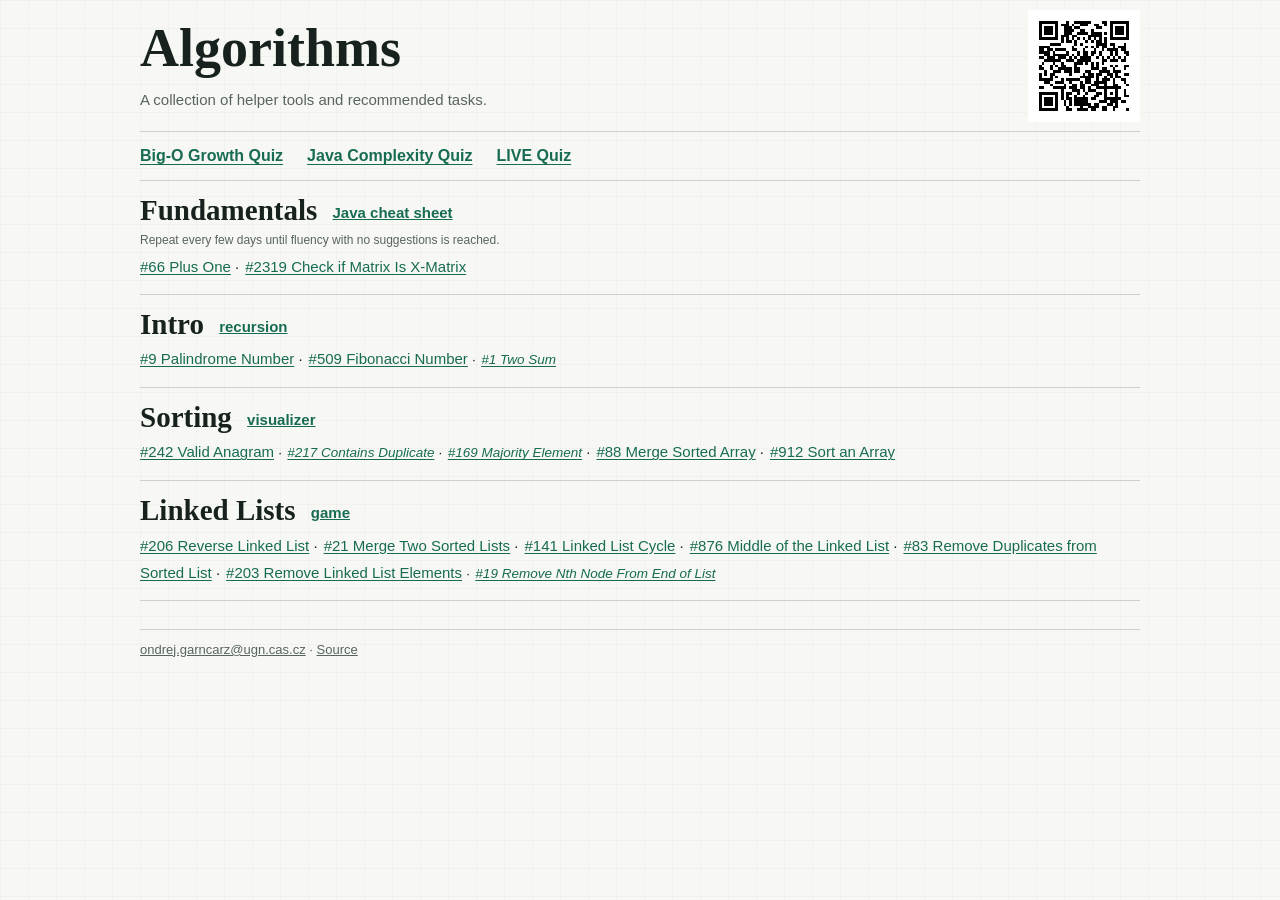
<file: index.html>
<!doctype html>
<html lang="en">
<head>
  <meta charset="utf-8">
  <meta name="viewport" content="width=device-width, initial-scale=1">
  <meta name="theme-color" content="#174b3b">
  <link rel="icon" type="image/svg+xml" href="favicon.svg">
  <title>Algorithms</title>
  <style>
    :root {
      color-scheme: light;
      --paper: #f7f8f4;
      --ink: #17211e;
      --muted: #58645f;
      --line: #cbd3cd;
      --green: #176b52;
      --coral: #bf4935;
      font-family: "Avenir Next", Avenir, "Segoe UI", sans-serif;
      font-synthesis: none;
      text-rendering: optimizeLegibility;
    }

    * { box-sizing: border-box; }

    body {
      margin: 0;
      min-width: 320px;
      color: var(--ink);
      background-color: var(--paper);
      background-image: linear-gradient(rgba(23,33,30,.027) 1px, transparent 1px), linear-gradient(90deg, rgba(23,33,30,.027) 1px, transparent 1px);
      background-size: 28px 28px;
      line-height: 1.5;
    }

    a { color: var(--green); }
    a:hover { color: var(--coral); }
    a:focus-visible { outline: 3px solid var(--coral); outline-offset: 3px; }

    .hero-inner, main {
      width: min(1000px, calc(100% - 48px));
      margin: 0 auto;
    }

    .hero-inner {
      min-height: 132px;
      display: flex;
      align-items: center;
      justify-content: space-between;
      gap: 24px;
      border-bottom: 1px solid var(--line);
    }

    h1, h2, p { margin-top: 0; }

    h1 {
      margin: 0;
      font: 700 54px/1.05 Georgia, "Times New Roman", serif;
    }

    .tagline {
      margin: 12px 0 0;
      color: var(--muted);
      font-size: 15px;
    }

    .qr-card {
      display: flex;
      align-items: center;
      gap: 12px;
      color: var(--muted);
      font-size: 13px;
    }

    .qr-card img {
      display: block;
      width: 112px;
      height: 112px;
      image-rendering: pixelated;
    }

    .qr-caption { max-width: 120px; margin: 0; }

    main { padding: 12px 0 28px; }

    .general-links {
      display: flex;
      flex-wrap: wrap;
      gap: 8px 24px;
      padding: 0 0 12px;
      border-bottom: 1px solid var(--line);
    }

    .general-links a {
      font-size: 16px;
      font-weight: 700;
      text-underline-offset: 3px;
    }

    .exercise {
      padding: 12px 0 14px;
      border-bottom: 1px solid var(--line);
    }

    h2 {
      margin: 0 0 4px;
      font: 700 29px/1.2 Georgia, "Times New Roman", serif;
    }

    .section-note {
      margin-left: 10px;
      color: var(--muted);
      font: 500 12px/1.2 "Avenir Next", Avenir, "Segoe UI", sans-serif;
      letter-spacing: 0.01em;
      vertical-align: middle;
    }

    .section-hint {
      margin: 0 0 4px;
      color: var(--muted);
      font-size: 12px;
      line-height: 1.4;
    }

    h2 a {
      margin-left: 8px;
      font: 700 15px/1.2 "Avenir Next", Avenir, "Segoe UI", sans-serif;
      vertical-align: middle;
    }

    .tasks {
      margin: 0;
      color: var(--muted);
      font-size: 15px;
      line-height: 1.8;
    }

    .tasks a { text-underline-offset: 2px; }
    .tasks a + a::before {
      content: "·";
      display: inline-block;
      margin-right: .4em;
      color: var(--ink);
      text-decoration: none;
    }
    .tasks a.extra { font-size: .9em; font-style: italic; }

    footer {
      width: min(1000px, calc(100% - 48px));
      margin: 0 auto;
      padding: 10px 0 18px;
      border-top: 1px solid var(--line);
      color: var(--muted);
      font-size: 13px;
    }

    footer a { color: var(--muted); }
    footer a:hover { color: var(--coral); }

    @media (max-width: 520px) {
      .hero-inner, main, footer { width: calc(100% - 32px); }
      .hero-inner {
        min-height: auto;
        flex-direction: row;
        align-items: center;
        justify-content: space-between;
        gap: 10px;
        padding: 14px 0 10px;
      }
      .hero-inner > div { flex: 1 1 auto; min-width: 0; }
      h1 { font-size: 38px; }
      .qr-card {
        flex-shrink: 0;
        gap: 8px;
        font-size: 11px;
      }
      .qr-card img { width: 80px; height: 80px; }
      .qr-caption { max-width: 92px; }
      main { padding-top: 10px; }
      .general-links { gap: 6px 18px; padding-bottom: 9px; }
      .exercise { padding: 9px 0 11px; }
      h2 { font-size: 25px; }
      .section-note { display: block; margin: 6px 0 0; }
      .section-hint { margin-bottom: 4px; font-size: 11px; }
      .tasks { font-size: 14px; }
    }

    @media (max-width: 360px) {
      h1 { font-size: 32px; }
      .qr-card {
        width: 92px;
        flex-direction: row;
        gap: 0;
        text-align: center;
      }
      .qr-card img { width: 68px; height: 68px; }
    }
  </style>
</head>
<body>
  <header>
    <div class="hero-inner">
      <div>
        <h1>Algorithms</h1>
        <p class="tagline">A collection of helper tools and recommended tasks.</p>
      </div>
      <aside class="qr-card" aria-label="Access on your phone">
        <img alt="QR code for the Algorithms course homepage" width="328" height="328" src="[data-uri]">
      </aside>
    </div>
  </header>

  <main>
    <nav class="general-links" aria-label="General helpers">
      <a href="big_o_visualizer.html">Big-O Growth Quiz</a>
      <a href="java_complexity_quiz.html">Java Complexity Quiz</a>
      <a href="quiz.html">LIVE Quiz</a>
    </nav>

    <section class="exercise" aria-labelledby="fundamentals-title">
      <h2 id="fundamentals-title">Fundamentals <a href="java_cheat_sheet.html">Java cheat sheet</a></h2>
      <p class="section-hint">Repeat every few days until fluency with no suggestions is reached.</p>
      <p class="tasks">
        <a href="https://leetcode.com/problems/plus-one/" target="_blank" rel="noopener noreferrer">#66 Plus One</a>
        <a href="https://leetcode.com/problems/check-if-matrix-is-x-matrix/" target="_blank" rel="noopener noreferrer">#2319 Check if Matrix Is X-Matrix</a>
      </p>
    </section>

    <section class="exercise" aria-labelledby="intro-title">
      <h2 id="intro-title">Intro <a href="recursion_visualizer.html">recursion</a></h2>
      <p class="tasks">
        <a href="https://leetcode.com/problems/palindrome-number/" target="_blank" rel="noopener noreferrer">#9 Palindrome Number</a>
        <a href="https://leetcode.com/problems/fibonacci-number/" target="_blank" rel="noopener noreferrer">#509 Fibonacci Number</a>
        <a class="extra" href="https://leetcode.com/problems/two-sum/" target="_blank" rel="noopener noreferrer">#1 Two Sum</a>
      </p>
    </section>

    <section class="exercise" aria-labelledby="sorting-title">
      <h2 id="sorting-title">Sorting <a href="sorting_visualizer.html">visualizer</a></h2>
      <p class="tasks">
        <a href="https://leetcode.com/problems/valid-anagram/" target="_blank" rel="noopener noreferrer">#242 Valid Anagram</a>
        <a class="extra" href="https://leetcode.com/problems/contains-duplicate/" target="_blank" rel="noopener noreferrer">#217 Contains Duplicate</a>
        <a class="extra" href="https://leetcode.com/problems/majority-element/" target="_blank" rel="noopener noreferrer">#169 Majority Element</a>
        <a href="https://leetcode.com/problems/merge-sorted-array/" target="_blank" rel="noopener noreferrer">#88 Merge Sorted Array</a>
        <a href="https://leetcode.com/problems/sort-an-array/" target="_blank" rel="noopener noreferrer">#912 Sort an Array</a>
      </p>
    </section>

    <section class="exercise" aria-labelledby="linked-list-title">
      <h2 id="linked-list-title">Linked Lists <a href="linked_list_game.html">game</a></h2>
      <p class="tasks">
        <a href="https://leetcode.com/problems/reverse-linked-list/" target="_blank" rel="noopener noreferrer">#206 Reverse Linked List</a>
        <a href="https://leetcode.com/problems/merge-two-sorted-lists/" target="_blank" rel="noopener noreferrer">#21 Merge Two Sorted Lists</a>
        <a href="https://leetcode.com/problems/linked-list-cycle/" target="_blank" rel="noopener noreferrer">#141 Linked List Cycle</a>
        <a href="https://leetcode.com/problems/middle-of-the-linked-list/" target="_blank" rel="noopener noreferrer">#876 Middle of the Linked List</a>
        <a href="https://leetcode.com/problems/remove-duplicates-from-sorted-list/" target="_blank" rel="noopener noreferrer">#83 Remove Duplicates from Sorted List</a>
        <a href="https://leetcode.com/problems/remove-linked-list-elements/" target="_blank" rel="noopener noreferrer">#203 Remove Linked List Elements</a>
        <a class="extra" href="https://leetcode.com/problems/remove-nth-node-from-end-of-list/" target="_blank" rel="noopener noreferrer">#19 Remove Nth Node From End of List</a>
      </p>
    </section>
  </main>

  <footer>
    <a href="mailto:ondrej.garncarz@ugn.cas.cz">ondrej.garncarz@ugn.cas.cz</a>
    ·
    <a href="https://github.com/garncarz/algo" target="_blank" rel="noopener noreferrer">Source</a>
  </footer>
</body>
</html>
</file>
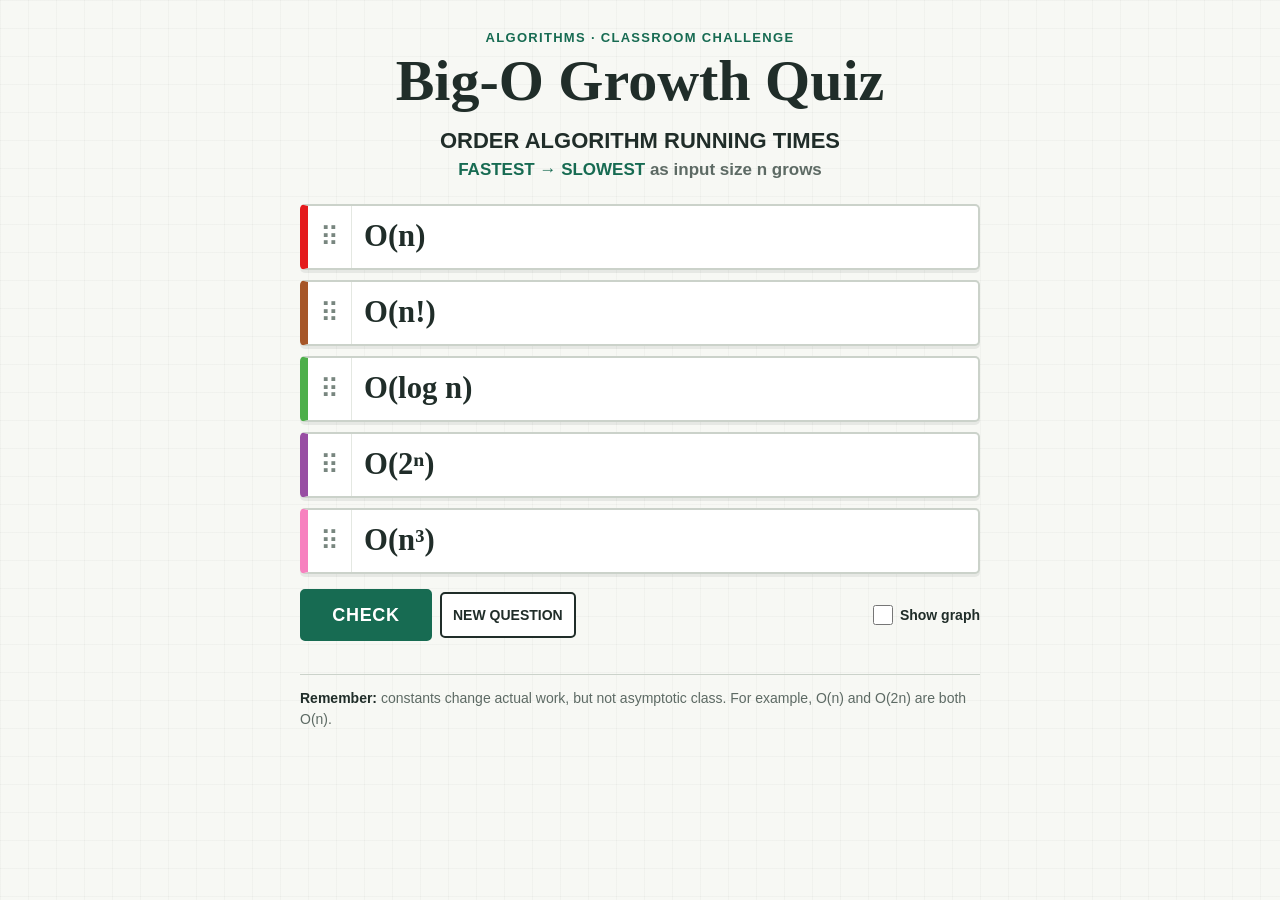
<file: big_o_visualizer.html>
<!doctype html>
<html lang="en">
<head>
<meta charset="utf-8">
<meta name="viewport" content="width=device-width, initial-scale=1">
<link rel="icon" type="image/svg+xml" href="favicon.svg">
<title>Big-O Growth Quiz</title>
<style>
  :root {
    color-scheme: light;
    --paper: #f5f4ed;
    --ink: #202d29;
    --muted: #5d6a64;
    --line: #cbd2ca;
    --green: #176b52;
    --green-soft: #e1f0e8;
    --red: #a83f34;
    --red-soft: #f8e7e1;
    --gold: #d49a25;
    font-family: "Avenir Next", Avenir, "Segoe UI", sans-serif;
  }
  * { box-sizing: border-box; }
  body {
    margin: 0;
    min-width: 320px;
    color: var(--ink);
    background-color: #f7f8f4;
    background-image: linear-gradient(rgba(23,33,30,.027) 1px, transparent 1px), linear-gradient(90deg, rgba(23,33,30,.027) 1px, transparent 1px);
    background-size: 28px 28px;
  }
  button, input { font: inherit; }
  button { min-height: 44px; border: 2px solid var(--ink); border-radius: 5px; padding: 7px 11px; color: var(--ink); background: #fff; font-weight: 850; cursor: pointer; }
  button:hover { background: #edf1eb; }
  button:focus-visible, input:focus-visible, [tabindex]:focus-visible { outline: 3px solid var(--gold); outline-offset: 3px; }
  .page { width: min(calc(100% - 32px), 728px); margin: 0 auto; padding: 30px 24px 24px; }
  .page.graph-visible { width: min(100% - 48px, 1800px); padding: 26px 0 20px; }
  .page:not(.graph-visible) header { text-align: center; }
  header { margin-bottom: 24px; }
  .eyebrow { color: var(--green); font-size: 13px; font-weight: 900; letter-spacing: .1em; }
  .eyebrow a { color: inherit; text-decoration: none; }
  .eyebrow a:hover, .eyebrow a:focus-visible { text-decoration: underline; text-underline-offset: 3px; }
  h1 { margin: 7px 0 18px; font: 700 clamp(38px, 7vw, 58px)/1 Georgia, "Times New Roman", serif; }
  .instruction { margin: 0; font-size: clamp(17px, 2.7vw, 22px); font-weight: 850; }
  .direction { margin: 6px 0 0; color: var(--muted); font-size: 17px; font-weight: 700; }
  .direction span { color: var(--green); font-weight: 900; white-space: nowrap; }
  .quiz { display: grid; gap: 15px; }
  .quiz.graph-visible { grid-template-columns: minmax(300px, .55fr) minmax(0, 1.45fr); column-gap: 24px; align-items: start; }
  .quiz.graph-visible > .cards, .quiz.graph-visible > .actions, .quiz.graph-visible > .feedback, .quiz.graph-visible > .note { grid-column: 1; }
  .cards { display: grid; gap: 10px; margin: 0; padding: 0; list-style: none; }
  .card { display: grid; grid-template-columns: 44px 1fr; align-items: center; min-height: 66px; border: 2px solid var(--line); border-left: 8px solid var(--card-color, var(--green)); border-radius: 5px; background: #fff; box-shadow: 0 3px 0 rgba(32,45,41,.08); cursor: grab; transition: transform 130ms ease, box-shadow 130ms ease, border-color 130ms ease; touch-action: manipulation; }
  .card:hover { transform: translateY(-2px); box-shadow: 0 5px 0 rgba(32,45,41,.1); }
  .card.dragging { opacity: .46; transform: scale(.985); }
  .card.drop-before { box-shadow: 0 -4px 0 var(--gold); }
  .card:active { cursor: grabbing; }
  .handle { display: grid; height: 100%; place-items: center; border-right: 1px solid #e4e8e2; color: #78867f; font-size: 26px; user-select: none; }
  .expression { padding: 10px 12px; font: 700 clamp(22px, 2.4vw, 31px)/1.1 Georgia, "Times New Roman", serif; }
  .actions { display: flex; flex-wrap: wrap; align-items: center; gap: 8px; }
  .check { min-width: 132px; min-height: 52px; border-color: var(--green); color: #fff; background: var(--green); font-size: 18px; letter-spacing: .04em; }
  .check:hover { border-color: #105640; background: #105640; }
  .new-question { min-height: 46px; font-size: 14px; }
  .graph-toggle { display: inline-flex; align-items: center; gap: 7px; margin-left: auto; font-size: 14px; font-weight: 750; cursor: pointer; }
  .graph-toggle input { width: 20px; height: 20px; margin: 0; accent-color: var(--green); }
  .feedback { min-height: 38px; padding: 0; font-size: 17px; font-weight: 750; line-height: 1.45; }
  .feedback:empty { min-height: 0; }
  .feedback.correct { color: var(--green); }
  .feedback.incorrect { color: var(--red); }
  .feedback .detail { display: block; margin-top: 4px; color: var(--ink); font-size: 15px; font-weight: 550; }
  .note { margin: 3px 0 0; padding-top: 13px; border-top: 1px solid var(--line); color: var(--muted); font-size: 14px; line-height: 1.5; }
  .note strong { color: var(--ink); }
  .graph { min-width: 0; margin-top: 8px; padding-top: 15px; border-top: 2px solid var(--ink); }
  .quiz.graph-visible > .graph { grid-column: 2; grid-row: 1 / span 4; margin-top: 0; padding-top: 0; border-top: 0; }
  .graph[hidden] { display: none; }
  .graph h2 { margin: 0 0 5px; font: 700 22px Georgia, "Times New Roman", serif; }
  .graph p { margin: 0 0 6px; color: var(--muted); font-size: 13px; }
  .graph-head { display: flex; align-items: start; justify-content: space-between; gap: 12px; margin-bottom: 8px; }
  .graph-controls { display: flex; align-items: end; justify-content: flex-end; gap: 12px; flex-wrap: wrap; }
  .graph-pan-hint { max-width: 200px; color: var(--muted); font-size: 12px; font-weight: 800; line-height: 1.35; text-align: right; }
  .scale-toggle { display: inline-flex; flex: 0 0 auto; border: 1px solid var(--line); border-radius: 4px; padding: 2px; background: #fff; }
  .scale-toggle button { min-height: 32px; border: 0; border-radius: 3px; padding: 5px 10px; font-size: 13px; }
  .scale-toggle button[aria-pressed="true"] { color: #fff; background: var(--green); }
  #question-graph {
    display: block;
    width: 100%;
    height: auto;
    overflow: visible;
    touch-action: none;
    user-select: none;
    -webkit-user-select: none;
    cursor: grab;
  }
  .grid { stroke: #dce2dc; stroke-width: 1; }
  .axis { stroke: #46534d; stroke-width: 1.5; }
  .tick { fill: #4e5c55; font: 13px "Avenir Next", Avenir, sans-serif; }
  .axis-label { fill: var(--ink); font: 700 14px "Avenir Next", Avenir, sans-serif; }
  .curve { fill: none; stroke-width: 3.5; stroke-linecap: round; stroke-linejoin: round; }
  .legend { display: flex; flex-wrap: wrap; gap: 8px 18px; padding-top: 8px; }
  .legend-item { display: inline-flex; align-items: center; gap: 8px; font: 700 17px Georgia, "Times New Roman", serif; }
  .swatch { width: 22px; height: 5px; background: var(--swatch); }
  @media (max-width: 900px) {
    .quiz.graph-visible { grid-template-columns: minmax(0, 1fr); }
    .quiz.graph-visible > .graph { grid-column: 1; grid-row: auto; }
  }
  @media (max-width: 520px) {
    .page { width: min(100% - 24px, 728px); padding: 24px 16px 20px; }
    .page.graph-visible { width: min(100% - 24px, 1800px); padding: 24px 0 20px; }
    header { margin-bottom: 18px; }
    .card { grid-template-columns: 43px 1fr; min-height: 66px; }
    .expression { padding-inline: 12px; }
    .check { flex: 1; min-width: 150px; }
    .new-question { flex: 1; }
    .graph-toggle { margin: 3px 0 0; }
    .graph-head { align-items: center; }
    .scale-toggle button { padding-inline: 7px; }
  }
  @media (prefers-reduced-motion: reduce) { .card { transition: none; } }
</style>
</head>
<body>
<main class="page">
  <header>
    <div class="eyebrow"><a href="index.html">ALGORITHMS</a> · CLASSROOM CHALLENGE</div>
    <h1>Big-O Growth Quiz</h1>
    <p class="instruction">ORDER ALGORITHM RUNNING TIMES</p>
    <p class="direction"><span>FASTEST → SLOWEST</span> as input size n grows</p>
  </header>

  <section class="quiz" aria-label="Big-O sorting quiz">
    <ol id="cards" class="cards" aria-label="Complexity cards to sort"></ol>
    <div class="actions">
      <button id="check" class="check" type="button">CHECK</button>
      <button id="new-question" class="new-question" type="button">NEW QUESTION</button>
      <label class="graph-toggle"><input id="show-graph" type="checkbox"> Show graph</label>
    </div>
    <div id="feedback" class="feedback" aria-live="polite" aria-atomic="true"></div>
    <p class="note"><strong>Remember:</strong> constants change actual work, but not asymptotic class. For example, O(n) and O(2n) are both O(n).</p>
    <section id="graph" class="graph" aria-label="Graph of this question's functions" hidden>
      <div class="graph-head">
        <div><h2>This question, graphed</h2><p id="graph-description">Operations (linear scale), using actual function values.</p></div>
        <div class="graph-controls">
          <div class="graph-pan-hint">Drag the graph left or right to inspect a local window of n.</div>
          <div class="scale-toggle" role="group" aria-label="Graph Y-axis scale">
            <button type="button" data-scale="linear" aria-pressed="true">Linear</button>
            <button type="button" data-scale="log" aria-pressed="false">Log</button>
          </div>
        </div>
      </div>
      <svg id="question-graph" viewBox="0 0 800 320" role="img" aria-label="Logarithmic graph of the current complexity functions"></svg>
      <div id="legend" class="legend" aria-label="Graph legend"></div>
    </section>
  </section>
</main>
<script>
"use strict";

const FUNCTIONS = [
  { id: "constant", label: "O(1)", rank: 0, evaluate: () => 1, log10: () => 0 },
  { id: "log", label: "O(log n)", rank: 1, evaluate: n => Math.log2(n), log10: n => Math.log10(Math.log2(n)) },
  { id: "linear", label: "O(n)", rank: 2, evaluate: n => n, log10: n => Math.log10(n) },
  { id: "double-linear", label: "O(2n)", rank: 2, evaluate: n => 2 * n, log10: n => Math.log10(2 * n) },
  { id: "thousand-linear", label: "O(1000n)", rank: 2, evaluate: n => 1000 * n, log10: n => 3 + Math.log10(n) },
  { id: "n-log-n", label: "O(n log n)", rank: 3, evaluate: n => n * Math.log2(n), log10: n => Math.log10(n * Math.log2(n)) },
  { id: "n-log-plus-n", label: "O(n log n + n)", rank: 3, dominant: "n log n", evaluate: n => n * Math.log2(n) + n, log10: n => logSum([Math.log10(n * Math.log2(n)), Math.log10(n)]) },
  { id: "quadratic", label: "O(n²)", rank: 4, evaluate: n => n * n, log10: n => 2 * Math.log10(n) },
  { id: "thousand-quadratic", label: "O(1000n²)", rank: 4, evaluate: n => 1000 * n * n, log10: n => 3 + 2 * Math.log10(n) },
  { id: "n2-plus-nlog", label: "O(n² + n log n)", rank: 4, dominant: "n²", evaluate: n => n * n + n * Math.log2(n), log10: n => logSum([2 * Math.log10(n), Math.log10(n * Math.log2(n))]) },
  { id: "1000n-plus-n2", label: "O(1000n + n²)", rank: 4, dominant: "n²", evaluate: n => 1000 * n + n * n, log10: n => logSum([3 + Math.log10(n), 2 * Math.log10(n)]) },
  { id: "cubic", label: "O(n³)", rank: 5, evaluate: n => n ** 3, log10: n => 3 * Math.log10(n) },
  { id: "exponential", label: "O(2ⁿ)", rank: 6, evaluate: n => 2 ** n, log10: n => n * Math.LOG10E * Math.LN2 },
  { id: "factorial", label: "O(n!)", rank: 7, evaluate: n => factorial(n), log10: n => logFactorial(n) }
];
const BY_ID = new Map(FUNCTIONS.map(item => [item.id, item]));
const GROUPS = Array.from({ length: 8 }, (_, rank) => FUNCTIONS.filter(item => item.rank === rank));
const COLOR_PALETTE = ["#377eb8", "#ff7f00", "#4daf4a", "#e41a1c", "#984ea3", "#a65628", "#f781bf", "#555555"];
const cards = document.querySelector("#cards");
const feedback = document.querySelector("#feedback");
const graphSection = document.querySelector("#graph");
const quiz = document.querySelector(".quiz");
const page = document.querySelector(".page");
let question = [];
let questionColors = new Map();
let previousQuestion = "";
let draggedCard = null;
let graphScale = "linear";
let graphWindowStart = 1;
const GRAPH_WINDOW_SIZE = 20;
const GRAPH_DOMAIN_MAX = 80;
const GRAPH_REFERENCE_N = 20;
let graphDragState = null;

function factorial(n) {
  let value = 1;
  for (let factor = 2; factor <= n; factor += 1) value *= factor;
  return value;
}

function logFactorial(n) {
  let total = 0;
  for (let factor = 2; factor <= n; factor += 1) total += Math.log10(factor);
  return total;
}

function logSum(logValues) {
  const largest = Math.max(...logValues);
  return largest + Math.log10(logValues.reduce((sum, value) => sum + 10 ** (value - largest), 0));
}

function shuffle(items) {
  const result = [...items];
  for (let index = result.length - 1; index > 0; index -= 1) {
    const other = Math.floor(Math.random() * (index + 1));
    [result[index], result[other]] = [result[other], result[index]];
  }
  return result;
}

function clamp(value, min, max) {
  return Math.min(max, Math.max(min, value));
}

function graphWindow() {
  const start = clamp(graphWindowStart, 1, GRAPH_DOMAIN_MAX - GRAPH_WINDOW_SIZE + 1);
  return {
    start,
    end: start + GRAPH_WINDOW_SIZE - 1,
    size: GRAPH_WINDOW_SIZE
  };
}

function setGraphWindowFromQuestion() {
  graphWindowStart = 1;
}

function newQuestion() {
  let chosen;
  let signature;
  do {
    const ranks = shuffle([0, 1, 2, 3, 4, 5, 6, 7]).slice(0, 5);
    chosen = ranks.map(rank => GROUPS[rank][Math.floor(Math.random() * GROUPS[rank].length)]);
    signature = chosen.map(item => item.id).sort().join("|");
  } while (signature === previousQuestion);
  previousQuestion = signature;
  question = chosen.sort((a, b) => a.rank - b.rank);
  const shuffledColors = shuffle(COLOR_PALETTE);
  questionColors = new Map(question.map((item, index) => [item.id, shuffledColors[index]]));
  renderCards(shuffle(question));
  feedback.className = "feedback";
  feedback.textContent = "";
  setGraphWindowFromQuestion();
  if (!graphSection.hidden) drawGraph();
}

function renderCards(items) {
  cards.replaceChildren(...items.map(item => {
    const card = document.createElement("li");
    card.className = "card";
    card.draggable = true;
    card.tabIndex = 0;
    card.dataset.id = item.id;
    card.style.setProperty("--card-color", questionColors.get(item.id));
    card.setAttribute("aria-label", `${item.label}. Drag to reorder, or focus and use the up and down arrow keys.`);
    card.innerHTML = `<span class="handle" aria-hidden="true">⠿</span><span class="expression"></span>`;
    card.querySelector(".expression").textContent = item.label;
    card.addEventListener("dragstart", onDragStart);
    card.addEventListener("dragend", onDragEnd);
    card.addEventListener("dragover", onDragOver);
    card.addEventListener("drop", event => event.preventDefault());
    card.addEventListener("keydown", onCardKeyDown);
    return card;
  }));
}

function onDragStart(event) {
  draggedCard = event.currentTarget;
  draggedCard.classList.add("dragging");
  event.dataTransfer.effectAllowed = "move";
  event.dataTransfer.setData("text/plain", draggedCard.dataset.id);
}

function onDragOver(event) {
  event.preventDefault();
  const target = event.currentTarget;
  if (!draggedCard || target === draggedCard) return;
  const bounds = target.getBoundingClientRect();
  const insertAfter = event.clientY > bounds.top + bounds.height / 2;
  cards.insertBefore(draggedCard, insertAfter ? target.nextSibling : target);
  clearFeedback();
}

function onDragEnd() {
  if (draggedCard) draggedCard.classList.remove("dragging");
  draggedCard = null;
}

function onCardKeyDown(event) {
  if (event.key !== "ArrowUp" && event.key !== "ArrowDown") return;
  event.preventDefault();
  const card = event.currentTarget;
  const sibling = event.key === "ArrowUp" ? card.previousElementSibling : card.nextElementSibling;
  if (!sibling) return;
  if (event.key === "ArrowUp") cards.insertBefore(card, sibling);
  else cards.insertBefore(sibling, card);
  card.focus();
  clearFeedback();
}

function clearFeedback() {
  feedback.className = "feedback";
  feedback.textContent = "";
}

function checkAnswer() {
  const answer = [...cards.children].map(card => BY_ID.get(card.dataset.id));
  const correct = answer.every((item, index) => item.id === question[index].id);
  feedback.className = `feedback ${correct ? "correct" : "incorrect"}`;
  feedback.replaceChildren();

  const headline = document.createElement("span");
  if (correct) {
    headline.textContent = `✓ Correct! ${question.map(item => item.label).join(" < ")}.`;
  } else {
    const inversion = answer.find((item, index) => index < answer.length - 1 && item.rank > answer[index + 1].rank);
    const next = answer[answer.indexOf(inversion) + 1];
    headline.textContent = `✗ Not quite. ${next.label} grows more slowly than ${inversion.label}.`;
  }
  feedback.append(headline);

  const composite = question.find(item => item.dominant);
  if (composite) {
    const detail = document.createElement("span");
    detail.className = "detail";
    detail.textContent = composite.id === "n-log-plus-n"
      ? "O(n log n + n) is O(n log n): n log n eventually outgrows n."
      : composite.id === "n2-plus-nlog"
        ? "O(n² + n log n) is O(n²): n² eventually outgrows n log n."
        : "O(1000n + n²) is O(n²): the quadratic term eventually outgrows the linear term.";
    feedback.append(detail);
  }
}

function drawGraph() {
  const svg = document.querySelector("#question-graph");
  const legend = document.querySelector("#legend");
  const width = 800;
  const height = 320;
  const pad = { left: 74, right: 18, top: 18, bottom: 52 };
  const plotWidth = width - pad.left - pad.right;
  const plotHeight = height - pad.top - pad.bottom;
  const visible = graphWindow();
  const maxValue = Math.max(...question.map(item => item.evaluate(GRAPH_REFERENCE_N)));
  const maxLog = Math.max(...question.map(item => item.log10(GRAPH_REFERENCE_N)));
  const linearStep = niceStep(maxValue / 5);
  const yMax = graphScale === "linear" ? linearStep * Math.ceil(maxValue / linearStep) : Math.max(1, Math.ceil(maxLog));
  const x = n => pad.left + ((n - visible.start) / (visible.size - 1)) * plotWidth;
  const y = value => pad.top + plotHeight - (value / yMax) * plotHeight;
  const parts = [];
  const yStep = graphScale === "linear" ? linearStep : yMax <= 8 ? 1 : Math.ceil(yMax / 8);

  for (let tick = 0; tick <= yMax; tick += yStep) {
    const yy = y(tick);
    parts.push(`<line class="grid" x1="${pad.left}" y1="${yy}" x2="${width - pad.right}" y2="${yy}"/>`);
    const label = graphScale === "linear" ? formatAxisValue(tick) : tick === 0 ? "1" : `10${superscript(tick)}`;
    parts.push(`<text class="tick" x="${pad.left - 10}" y="${yy + 4}" text-anchor="end">${label}</text>`);
  }
  const xTicks = Array.from({ length: 5 }, (_, index) => Math.round(visible.start + ((visible.end - visible.start) * index) / 4));
  for (const tick of [...new Set(xTicks)]) {
    const xx = x(tick);
    parts.push(`<line class="grid" x1="${xx}" y1="${pad.top}" x2="${xx}" y2="${pad.top + plotHeight}"/>`);
    parts.push(`<text class="tick" x="${xx}" y="${pad.top + plotHeight + 22}" text-anchor="middle">${tick}</text>`);
  }
  parts.push(`<line class="axis" x1="${pad.left}" y1="${pad.top + plotHeight}" x2="${width - pad.right}" y2="${pad.top + plotHeight}"/>`);
  parts.push(`<line class="axis" x1="${pad.left}" y1="${pad.top}" x2="${pad.left}" y2="${pad.top + plotHeight}"/>`);
  parts.push(`<text class="axis-label" x="${pad.left + plotWidth / 2}" y="${height - 8}" text-anchor="middle">Input size, n</text>`);
  parts.push(`<text class="axis-label" x="16" y="${pad.top + plotHeight / 2}" text-anchor="middle" transform="rotate(-90 16 ${pad.top + plotHeight / 2})">Operations${graphScale === "log" ? " (log scale)" : ""}</text>`);

  question.forEach((item) => {
    const points = [];
    let started = false;
    for (let n = visible.start; n <= visible.end; n += 1) {
      const value = graphScale === "linear" ? item.evaluate(n) : item.log10(n);
      if (!Number.isFinite(value) || (graphScale === "log" && value < 0)) continue;
      points.push(`${started ? "L" : "M"}${x(n).toFixed(1)},${y(value).toFixed(1)}`);
      started = true;
    }
    parts.push(`<path class="curve" d="${points.join(" ")}" stroke="${questionColors.get(item.id)}"/>`);
  });
  svg.innerHTML = parts.join("");
  document.querySelector("#graph-description").textContent = graphScale === "linear"
    ? `Operations (linear scale), using actual function values for n from ${visible.start} to ${visible.end}.`
    : `Operations (log scale), using the same function values for n from ${visible.start} to ${visible.end}.`;
  svg.setAttribute("aria-label", `${graphScale === "linear" ? "Linear" : "Logarithmic"} graph of the current complexity functions for input sizes from ${visible.start} to ${visible.end}`);
  legend.replaceChildren(...question.map(item => {
    const entry = document.createElement("span");
    entry.className = "legend-item";
    entry.innerHTML = `<span class="swatch" style="--swatch:${questionColors.get(item.id)}"></span>`;
    const label = document.createElement("span");
    label.textContent = item.label;
    entry.append(label);
    return entry;
  }));
}

function niceStep(rawStep) {
  const magnitude = 10 ** Math.floor(Math.log10(Math.max(1, rawStep)));
  const normalized = rawStep / magnitude;
  const multiplier = normalized <= 1 ? 1 : normalized <= 2 ? 2 : normalized <= 5 ? 5 : 10;
  return multiplier * magnitude;
}

function formatAxisValue(value) {
  if (value === 0) return "0";
  if (value < 1e6) return Math.round(value).toLocaleString("en-US");
  const exponent = Math.floor(Math.log10(value));
  const mantissa = Number((value / 10 ** exponent).toPrecision(2));
  return `${mantissa} × 10${superscript(exponent)}`;
}

function superscript(number) {
  const digits = { "0": "⁰", "1": "¹", "2": "²", "3": "³", "4": "⁴", "5": "⁵", "6": "⁶", "7": "⁷", "8": "⁸", "9": "⁹" };
  return String(number).split("").map(digit => digits[digit]).join("");
}

function onGraphPointerDown(event) {
  if (event.button !== 0 && event.pointerType !== "touch") return;
  graphDragState = {
    startX: event.clientX,
    startWindowStart: graphWindowStart,
    lastShift: 0
  };
  event.preventDefault();
  if (event.currentTarget.setPointerCapture) {
    event.currentTarget.setPointerCapture(event.pointerId);
  }
  event.currentTarget.style.cursor = "grabbing";
}

function onGraphPointerMove(event) {
  if (!graphDragState || event.pointerType === "touch" && event.isPrimary === false) return;
  const totalDeltaX = event.clientX - graphDragState.startX;
  const shift = Math.round(totalDeltaX / 18);
  if (shift === graphDragState.lastShift) return;

  const maxStart = GRAPH_DOMAIN_MAX - GRAPH_WINDOW_SIZE;
  graphWindowStart = clamp(graphDragState.startWindowStart - shift, 1, maxStart);
  graphDragState.lastShift = shift;
  if (!graphSection.hidden) drawGraph();
}

function onGraphPointerUp(event) {
  if (!graphDragState) return;
  graphDragState = null;
  event.currentTarget.style.cursor = "grab";
  if (event.currentTarget.hasPointerCapture && event.currentTarget.hasPointerCapture(event.pointerId)) {
    event.currentTarget.releasePointerCapture(event.pointerId);
  }
}

document.querySelector("#check").addEventListener("click", checkAnswer);
document.querySelector("#new-question").addEventListener("click", newQuestion);
document.querySelector("#show-graph").addEventListener("change", event => {
  graphSection.hidden = !event.target.checked;
  quiz.classList.toggle("graph-visible", event.target.checked);
  page.classList.toggle("graph-visible", event.target.checked);
  if (event.target.checked) drawGraph();
});
document.querySelectorAll("[data-scale]").forEach(button => button.addEventListener("click", () => {
  graphScale = button.dataset.scale;
  document.querySelectorAll("[data-scale]").forEach(option => option.setAttribute("aria-pressed", String(option === button)));
  if (!graphSection.hidden) drawGraph();
}));
document.querySelector("#question-graph").addEventListener("pointerdown", onGraphPointerDown);
document.querySelector("#question-graph").addEventListener("pointermove", onGraphPointerMove);
document.querySelector("#question-graph").addEventListener("pointerup", onGraphPointerUp);
document.querySelector("#question-graph").addEventListener("pointerleave", onGraphPointerUp);
newQuestion();
</script>
</body>
</html>
</file>
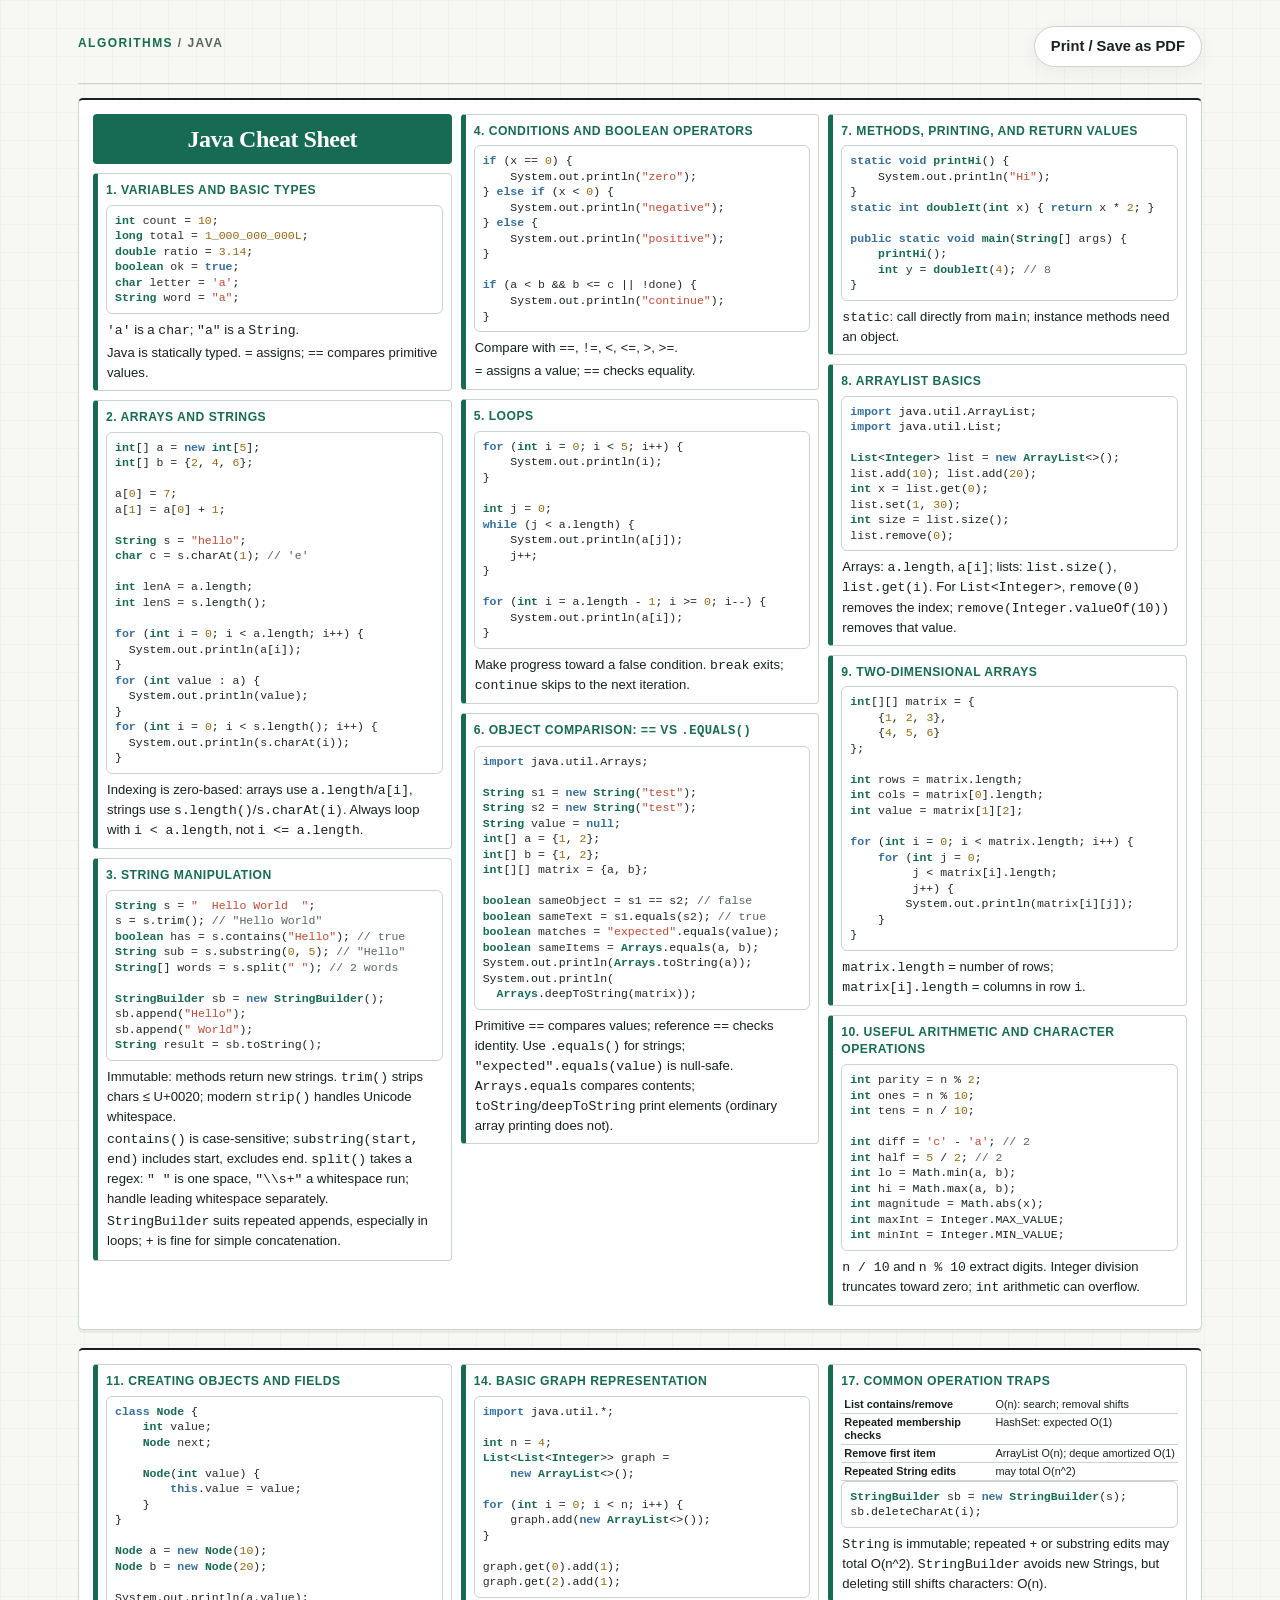
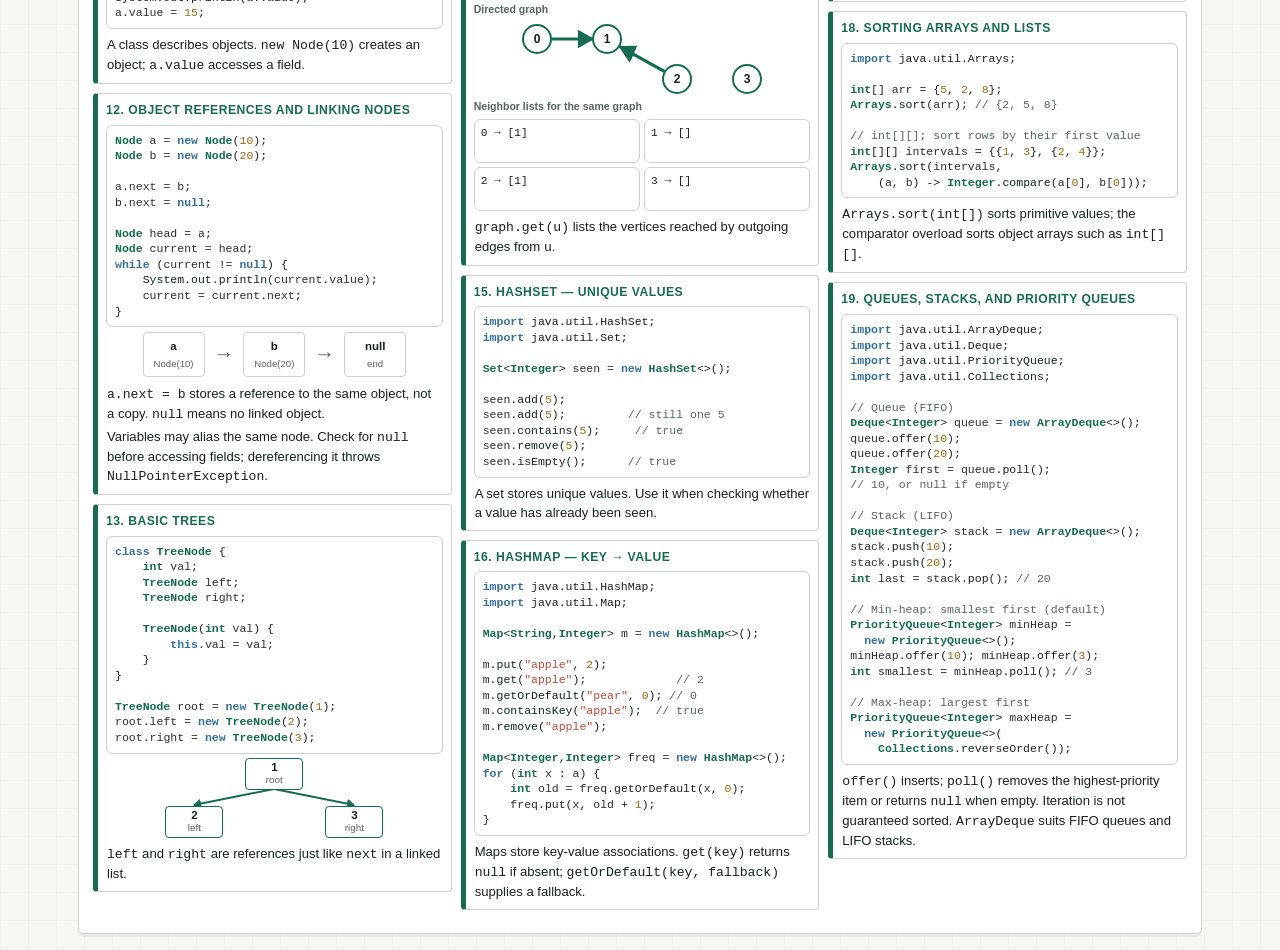
<file: java_cheat_sheet.html>
<!doctype html>
<html lang="en">
<head>
  <meta charset="utf-8">
  <meta name="viewport" content="width=device-width, initial-scale=1">
  <link rel="icon" type="image/svg+xml" href="favicon.svg">
  <title>Java Cheat Sheet</title>
  <style>
    :root {
      color-scheme: light;
      --paper: #f7f8f4;
      --panel: #fff;
      --ink: #17211e;
      --muted: #58645f;
      --line: #cbd3cd;
      --green: #176b52;
      --green-soft: #d9eee5;
      --coral: #bf4935;
      --coral-soft: #f8dfd8;
      --gold: #d49a25;
      --gold-soft: #fff0c4;
      --blue: #356f9b;
      --accent: var(--green);
      --shadow: rgba(23, 33, 30, 0.06);
      --code-bg: #fff;
      --keyword: var(--blue);
      --type: var(--green);
      --string: var(--coral);
      --number: #946914;
      --comment: #58645f;
      --function: var(--green);
      --operator: #3d4d4d;
      font-family: "Avenir Next", Avenir, "Segoe UI", sans-serif;
      font-synthesis: none;
      text-rendering: optimizeLegibility;
    }

    * { box-sizing: border-box; }

    html { scroll-behavior: smooth; }

    body {
      margin: 0;
      background: var(--paper);
      background-image: linear-gradient(rgba(23,33,30,.027) 1px, transparent 1px), linear-gradient(90deg, rgba(23,33,30,.027) 1px, transparent 1px);
      background-size: 28px 28px;
      color: var(--ink);
      line-height: 1.45;
    }

    a {
      color: var(--accent);
      text-decoration: none;
    }

    a:hover,
    a:focus-visible {
      color: #c1553a;
      outline: none;
      text-decoration: underline;
    }

    .page-shell {
      max-width: 1160px;
      margin: 0 auto;
      padding: 18px 18px 28px;
    }

    .topbar {
      display: flex;
      align-items: center;
      justify-content: space-between;
      gap: 18px;
      padding: 8px 0 16px;
      border-bottom: 1px solid var(--line);
    }

    .eyebrow {
      color: var(--muted);
      font-size: 12px;
      letter-spacing: 0.12em;
      text-transform: uppercase;
      margin-bottom: 6px;
      font-weight: 700;
    }

    h1 {
      margin: 0;
      font-family: Georgia, "Times New Roman", serif;
      font-size: clamp(2rem, 3vw, 3rem);
      line-height: 1.1;
      letter-spacing: -0.03em;
    }

    .print-button {
      appearance: none;
      border: 1px solid var(--line);
      background: var(--panel);
      color: var(--ink);
      border-radius: 999px;
      padding: 0.7rem 1rem;
      font: 600 0.92rem/1.1 "Segoe UI", sans-serif;
      cursor: pointer;
      box-shadow: 0 5px 18px var(--shadow);
      transition: transform 0.15s ease, box-shadow 0.15s ease;
    }

    .print-button:hover,
    .print-button:focus-visible {
      transform: translateY(-1px);
      box-shadow: 0 8px 22px rgba(27, 33, 30, 0.12);
      text-decoration: none;
    }

    .sheet {
      display: grid;
      gap: 18px;
      margin-top: 14px;
      counter-reset: section-number;
    }

    .page {
      background: var(--panel);
      border: 1px solid var(--line);
      border-top: 2px solid var(--ink);
      border-radius: 5px;
      box-shadow: 0 3px 0 var(--shadow);
      padding: 14px;
      min-width: 0;
    }

    .section-grid {
      column-count: 1;
      column-gap: 9px;
      column-fill: balance;
      min-width: 0;
    }

    .page .card h3::before {
      counter-increment: section-number;
      content: counter(section-number) ". ";
    }

    .print-column {
      display: contents;
    }

    .print-ornament {
      display: none;
    }

    .card {
      display: inline-block;
      width: 100%;
      min-width: 0;
      margin: 0 0 9px;
      background: var(--panel);
      border: 1px solid var(--line);
      border-left: 5px solid var(--green);
      border-radius: 4px;
      padding: 8px;
      vertical-align: top;
      break-inside: avoid-column;
      page-break-inside: avoid;
    }

    .sheet-title {
      width: 100%;
      max-width: 100%;
      column-span: none;
      border: 0;
      background: var(--green);
      color: #fff;
      text-align: center;
      font-family: Georgia, "Times New Roman", serif;
      font-size: 1.5rem;
      letter-spacing: -0.02em;
      padding: 12px;
    }

    .card.emphasis {
      border: 2px solid var(--green);
      border-left-width: 7px;
    }

    .card h3 {
      margin: 0 0 5px;
      font-size: 0.76rem;
      letter-spacing: 0.04em;
      text-transform: uppercase;
      color: var(--green);
    }

    .card p,
    .card li,
    .notes p {
      font-size: 0.82rem;
      margin: 0;
      color: var(--ink);
    }

    .notes {
      margin-top: 6px;
      padding: 0 1px;
    }

    .notes p + p {
      margin-top: 0.2rem;
    }

    .code {
      margin: 0;
      background: var(--code-bg);
      border: 1px solid var(--line);
      border-radius: 6px;
      padding: 7px 8px;
      overflow: auto;
      font-size: clamp(0.58rem, 0.9vw, 0.74rem);
      line-height: 1.35;
      white-space: pre-wrap;
      overflow-wrap: anywhere;
    }

    code {
      font-family: "Consolas", "SFMono-Regular", "Menlo", monospace;
    }

    .keyword { color: var(--keyword); font-weight: 600; }
    .type { color: var(--type); font-weight: 600; }
    .string { color: var(--string); }
    .number { color: var(--number); }
    .comment { color: var(--comment); }
    .operator { color: var(--operator); font-weight: 600; }
    .function { color: var(--function); font-weight: 600; }
    .var { color: #2b2d2e; }

    ul.simple {
      margin: 0.25rem 0 0;
      padding-left: 1rem;
      color: var(--ink);
    }

    ul.simple li + li { margin-top: 0.16rem; }

    .diag {
      display: flex;
      justify-content: center;
      align-items: center;
      min-height: 48px;
      padding: 5px 4px 1px;
    }

    .node-graph {
      display: flex;
      align-items: center;
      justify-content: center;
      gap: 9px;
      flex-wrap: wrap;
      font-size: 0.72rem;
    }

    .node {
      width: 62px;
      border: 1px solid var(--line);
      background: #fff;
      border-radius: 4px;
      padding: 5px 3px;
      text-align: center;
      color: var(--ink);
      font-weight: 600;
    }

    .node small {
      display: block;
      margin-top: 2px;
      font-weight: 500;
      color: var(--muted);
    }

    .arrow {
      color: var(--muted);
      font-size: 1.3rem;
      line-height: 1;
    }

    .diag.tree-diag {
      min-height: 80px;
      padding: 4px 4px 0;
    }

    .tree-diagram {
      position: relative;
      display: grid;
      width: min(100%, 240px);
      grid-template-columns: repeat(3, 1fr);
      grid-template-rows: 32px 32px;
      row-gap: 16px;
      font-size: 0.72rem;
    }

    .tree-edges {
      position: absolute;
      inset: 0;
      width: 100%;
      height: 100%;
      overflow: visible;
    }

    .tree-edges line {
      stroke: var(--green);
      stroke-width: 2;
      marker-end: url(#tree-arrow);
    }

    .tree-cell {
      z-index: 1;
      display: flex;
      align-items: center;
      justify-content: center;
    }

    .tree-cell.root { grid-column: 2; grid-row: 1; }
    .tree-cell.left { grid-column: 1; grid-row: 2; }
    .tree-cell.right { grid-column: 3; grid-row: 2; }

    .tree-node {
      display: grid;
      width: 58px;
      height: 32px;
      align-content: center;
      border: 1.5px solid var(--green);
      border-radius: 4px;
      background: #fff;
      color: var(--ink);
      font-weight: 700;
      line-height: 1.05;
      text-align: center;
    }

    .tree-node small {
      margin-top: 2px;
      color: var(--muted);
      font-size: 0.62rem;
      font-weight: 500;
    }

    .graph-visual {
      margin-top: 4px;
    }

    .graph-label {
      margin-bottom: 2px;
      color: var(--muted);
      font-size: 0.66rem;
      font-weight: 600;
    }

    .graph-diagram {
      position: relative;
      display: grid;
      width: min(100%, 280px);
      aspect-ratio: 3.5 / 1;
      grid-template-columns: repeat(4, minmax(0, 1fr));
      grid-template-rows: repeat(2, 1fr);
      margin: 0 auto;
    }

    .graph-edges {
      position: absolute;
      inset: 0;
      width: 100%;
      height: 100%;
      pointer-events: none;
    }

    .graph-edges line {
      stroke: var(--green);
      stroke-width: 4;
      stroke-linecap: round;
      marker-end: url(#graph-arrow);
    }

    .graph-vertex-cell {
      z-index: 1;
      display: flex;
      align-items: center;
      justify-content: center;
    }

    .graph-vertex-cell.v0 { grid-column: 1; grid-row: 1; }
    .graph-vertex-cell.v1 { grid-column: 2; grid-row: 1; }
    .graph-vertex-cell.v2 { grid-column: 3; grid-row: 2; }
    .graph-vertex-cell.v3 { grid-column: 4; grid-row: 2; }

    .graph-vertex {
      display: grid;
      width: 30px;
      aspect-ratio: 1;
      place-items: center;
      border: 2px solid var(--green);
      border-radius: 50%;
      background: #fff;
      color: var(--ink);
      font-size: 0.75rem;
      font-weight: 700;
    }

    .mini-grid {
      display: grid;
      grid-template-columns: repeat(2, minmax(0, 1fr));
      gap: 4px;
      margin-top: 4px;
    }

    .mini-box {
      border: 1px solid var(--line);
      background: #fff;
      border-radius: 6px;
      padding: 4px 6px;
      font-size: 0.7rem;
      color: var(--muted);
      min-height: 44px;
    }

    .mini-box code {
      color: var(--ink);
      font-size: inherit;
      font-weight: 400;
    }

    .complexity-table {
      width: 100%;
      border-collapse: collapse;
      font-size: 0.68rem;
      line-height: 1.2;
    }

    .complexity-table th,
    .complexity-table td {
      border-bottom: 1px solid var(--line);
      padding: 2px 3px;
      text-align: left;
      vertical-align: top;
    }

    .complexity-table th {
      font-weight: 600;
    }

    .complexity-table td {
      white-space: nowrap;
    }

    @media (min-width: 640px) {
      .section-grid {
        column-count: 2;
      }
    }

    @media (min-width: 1120px) {
      .section-grid {
        column-count: 3;
      }
    }

    @media (min-width: 1550px) {
      .page-shell {
        max-width: 1480px;
      }

      .section-grid {
        column-count: 4;
      }
    }

    @media (min-width: 1900px) {
      .page-shell {
        max-width: 1880px;
      }
    }

    @media (max-width: 860px) {
      .topbar {
        flex-direction: column;
        align-items: flex-start;
      }

      .print-button {
        width: 100%;
      }

    }

    @media (max-width: 560px) {
      .section-grid {
        column-count: 1;
      }
    }

    @page {
      size: A4 landscape;
      margin: 7mm;
    }

    @media print {
      @page {
        size: A4 landscape;
        margin: 7mm;
      }

      html, body {
        background: #fff;
        background-image: none;
      }

      body {
        color: #17211e;
      }

      .page-shell {
        max-width: none;
        margin: 0;
        padding: 0;
      }

      .topbar {
        display: none;
      }

      .sheet {
        display: block;
        margin-top: 5px;
      }

      .page {
        height: 188mm;
        border: 0;
        border-radius: 0;
        box-shadow: none;
        padding: 0;
        overflow: hidden;
        break-inside: avoid;
        page-break-inside: avoid;
      }

      .page-one {
        height: 188mm;
        break-after: page;
        page-break-after: always;
      }

      .page-two {
        break-before: auto;
        page-break-before: auto;
      }

      .section-grid {
        display: grid;
        height: 188mm;
        grid-template-columns: repeat(4, minmax(0, 1fr));
        align-content: stretch;
        align-items: stretch;
        gap: 0 7px;
      }

      .print-column {
        display: flex;
        min-width: 0;
        height: 100%;
        flex-direction: column;
        justify-content: center;
        gap: 1mm;
      }

      .print-ornament {
        display: flex;
        flex: 0 0 4mm;
        align-items: center;
        justify-content: center;
      }

      .print-ornament::before,
      .print-ornament::after {
        width: 12mm;
        border-top: 0.35pt solid #cbd3cd;
        content: "";
      }

      .print-ornament span {
        width: 2mm;
        height: 2mm;
        margin: 0 2mm;
        border: 0.35pt solid var(--green);
        transform: rotate(45deg);
      }

      .card {
        display: block;
        width: auto;
        margin: 0;
        background: #fff;
        border-color: #cbd3cd;
        border-left-color: var(--green);
        padding: 5px;
        border-radius: 4px;
        flex: 0 0 auto;
        align-self: stretch;
        break-inside: avoid;
        page-break-inside: avoid;
      }

      .card.emphasis {
        border: 1.5px solid var(--green);
        border-left-width: 6px;
      }

      .sheet-title {
        border: 0;
        background: var(--green);
        color: #fff;
        padding: 8px;
        font-size: 14pt;
        -webkit-print-color-adjust: exact;
        print-color-adjust: exact;
      }

      .card h3 {
        margin-bottom: 3px;
        font-size: 7pt;
        letter-spacing: 0.02em;
      }

      .code {
        padding: 4px 5px;
        border-radius: 3px;
        font-size: 6.7pt;
        line-height: 1.2;
        overflow: visible;
        white-space: pre;
      }

      .card p,
      .card li,
      .notes p {
        font-size: 7pt;
        line-height: 1.25;
      }

      .notes {
        margin-top: 3px;
      }

      .notes p + p {
        margin-top: 2px;
      }

      .diag {
        min-height: 32px;
        padding: 3px 2px 0;
      }

      .diag.tree-diag {
        min-height: 66px;
        padding: 2px 2px 0;
      }

      .tree-diagram {
        width: min(100%, 190px);
        grid-template-rows: 27px 27px;
        row-gap: 12px;
        font-size: 7pt;
      }

      .tree-edges line {
        stroke-width: 2.5;
      }

      .tree-node {
        width: 48px;
        height: 27px;
        border-radius: 3px;
      }

      .tree-node small {
        margin-top: 1px;
        font-size: 6pt;
      }

      .node-graph {
        gap: 4px;
        font-size: 7pt;
      }

      .node {
        width: 48px;
        padding: 3px 2px;
        border-radius: 4px;
      }

      .node small {
        margin-top: 1px;
      }

      .arrow {
        font-size: 10pt;
      }

      .mini-grid {
        gap: 3px;
        margin-top: 3px;
      }

      .node,
      .mini-box {
        background: #fff;
      }

      .mini-box {
        min-height: 0;
        padding: 2px 4px;
        border-radius: 3px;
        font-size: 6.8pt;
      }

      .complexity-table {
        font-size: 6.5pt;
        line-height: 1.1;
      }

      .complexity-table th,
      .complexity-table td {
        padding: 1px 2px;
      }

    }
  </style>
</head>
<body>
  <div class="page-shell">
    <header class="topbar">
      <div class="eyebrow"><a href="index.html">Algorithms</a> / Java</div>
      <button class="print-button" type="button" onclick="window.print()">Print / Save as PDF</button>
    </header>

    <main class="sheet">
      <section class="page page-one" aria-label="Java fundamentals page one">
        <div class="section-grid">
          <div class="print-column">
          <h1 class="card sheet-title">Java Cheat Sheet</h1>

          <span class="print-ornament" aria-hidden="true"><span></span></span>
          <article class="card">
            <h3>Variables and basic types</h3>
            <pre class="code"><code><span class="type">int</span> <span class="var">count</span> = <span class="number">10</span>;
<span class="type">long</span> <span class="var">total</span> = <span class="number">1_000_000_000L</span>;
<span class="type">double</span> <span class="var">ratio</span> = <span class="number">3.14</span>;
<span class="type">boolean</span> <span class="var">ok</span> = <span class="keyword">true</span>;
<span class="type">char</span> <span class="var">letter</span> = <span class="string">'a'</span>;
<span class="type">String</span> <span class="var">word</span> = <span class="string">"a"</span>;</code></pre>
            <div class="notes">
              <p><code>'a'</code> is a <code>char</code>; <code>"a"</code> is a <code>String</code>.</p>
              <p>Java is statically typed. <code>=</code> assigns; <code>==</code> compares primitive values.</p>
            </div>
          </article>

          <span class="print-ornament" aria-hidden="true"><span></span></span>
          <article class="card">
            <h3>Arrays and strings</h3>
            <pre class="code"><code><span class="type">int</span>[] <span class="var">a</span> = <span class="keyword">new</span> <span class="type">int</span>[<span class="number">5</span>];
<span class="type">int</span>[] <span class="var">b</span> = {<span class="number">2</span>, <span class="number">4</span>, <span class="number">6</span>};

<span class="var">a</span>[<span class="number">0</span>] = <span class="number">7</span>;
<span class="var">a</span>[<span class="number">1</span>] = <span class="var">a</span>[<span class="number">0</span>] + <span class="number">1</span>;

<span class="type">String</span> <span class="var">s</span> = <span class="string">"hello"</span>;
<span class="type">char</span> <span class="var">c</span> = <span class="var">s</span>.charAt(<span class="number">1</span>); <span class="comment">// 'e'</span>

<span class="type">int</span> <span class="var">lenA</span> = <span class="var">a</span>.length;
<span class="type">int</span> <span class="var">lenS</span> = <span class="var">s</span>.length();

<span class="keyword">for</span> (<span class="type">int</span> <span class="var">i</span> = <span class="number">0</span>; <span class="var">i</span> &lt; <span class="var">a</span>.length; <span class="var">i</span>++) {
  System.out.println(<span class="var">a</span>[<span class="var">i</span>]);
}
<span class="keyword">for</span> (<span class="type">int</span> <span class="var">value</span> : <span class="var">a</span>) {
  System.out.println(<span class="var">value</span>);
}
<span class="keyword">for</span> (<span class="type">int</span> <span class="var">i</span> = <span class="number">0</span>; <span class="var">i</span> &lt; <span class="var">s</span>.length(); <span class="var">i</span>++) {
  System.out.println(<span class="var">s</span>.charAt(<span class="var">i</span>));
}</code></pre>
            <div class="notes">
        <p>Indexing is zero-based: arrays use <code>a.length</code>/<code>a[i]</code>, strings use <code>s.length()</code>/<code>s.charAt(i)</code>. Always loop with <code>i &lt; a.length</code>, not <code>i &lt;= a.length</code>.</p>
            </div>
          </article>

          </div>
          <div class="print-column">
          <article class="card">
            <h3>String manipulation</h3>
            <pre class="code"><code><span class="type">String</span> <span class="var">s</span> = <span class="string">"  Hello World  "</span>;
<span class="var">s</span> = <span class="var">s</span>.trim(); <span class="comment">// "Hello World"</span>
<span class="type">boolean</span> <span class="var">has</span> = <span class="var">s</span>.contains(<span class="string">"Hello"</span>); <span class="comment">// true</span>
<span class="type">String</span> <span class="var">sub</span> = <span class="var">s</span>.substring(<span class="number">0</span>, <span class="number">5</span>); <span class="comment">// "Hello"</span>
<span class="type">String</span>[] <span class="var">words</span> = <span class="var">s</span>.split(<span class="string">" "</span>); <span class="comment">// 2 words</span>

<span class="type">StringBuilder</span> <span class="var">sb</span> = <span class="keyword">new</span> <span class="type">StringBuilder</span>();
<span class="var">sb</span>.append(<span class="string">"Hello"</span>);
<span class="var">sb</span>.append(<span class="string">" World"</span>);
<span class="type">String</span> <span class="var">result</span> = <span class="var">sb</span>.toString();</code></pre>
            <div class="notes">
              <p>Immutable: methods return new strings. <code>trim()</code> strips chars ≤ U+0020; modern <code>strip()</code> handles Unicode whitespace.</p>
              <p><code>contains()</code> is case-sensitive; <code>substring(start, end)</code> includes start, excludes end. <code>split()</code> takes a regex: <code>" "</code> is one space, <code>"\\s+"</code> a whitespace run; handle leading whitespace separately.</p>
              <p><code>StringBuilder</code> suits repeated appends, especially in loops; <code>+</code> is fine for simple concatenation.</p>
            </div>
          </article>

          <span class="print-ornament" aria-hidden="true"><span></span></span>
          <article class="card">
            <h3>Conditions and boolean operators</h3>
            <pre class="code"><code><span class="keyword">if</span> (<span class="var">x</span> == <span class="number">0</span>) {
    System.out.println(<span class="string">"zero"</span>);
} <span class="keyword">else if</span> (<span class="var">x</span> &lt; <span class="number">0</span>) {
    System.out.println(<span class="string">"negative"</span>);
} <span class="keyword">else</span> {
    System.out.println(<span class="string">"positive"</span>);
}

<span class="keyword">if</span> (<span class="var">a</span> &lt; <span class="var">b</span> && <span class="var">b</span> &lt;= <span class="var">c</span> || !<span class="var">done</span>) {
    System.out.println(<span class="string">"continue"</span>);
}</code></pre>
            <div class="notes">
              <p>Compare with <code>==</code>, <code>!=</code>, <code>&lt;</code>, <code>&lt;=</code>, <code>&gt;</code>, <code>&gt;=</code>.</p>
              <p><code>=</code> assigns a value; <code>==</code> checks equality.</p>
            </div>
          </article>

          <span class="print-ornament" aria-hidden="true"><span></span></span>
          <article class="card">
            <h3>Loops</h3>
            <pre class="code"><code><span class="keyword">for</span> (<span class="type">int</span> <span class="var">i</span> = <span class="number">0</span>; <span class="var">i</span> &lt; <span class="number">5</span>; <span class="var">i</span>++) {
    System.out.println(<span class="var">i</span>);
}

<span class="type">int</span> <span class="var">j</span> = <span class="number">0</span>;
<span class="keyword">while</span> (<span class="var">j</span> &lt; <span class="var">a</span>.length) {
    System.out.println(<span class="var">a</span>[<span class="var">j</span>]);
    <span class="var">j</span>++;
}

<span class="keyword">for</span> (<span class="type">int</span> <span class="var">i</span> = <span class="var">a</span>.length - <span class="number">1</span>; <span class="var">i</span> &gt;= <span class="number">0</span>; <span class="var">i</span>--) {
    System.out.println(<span class="var">a</span>[<span class="var">i</span>]);
}</code></pre>
            <div class="notes">
              <p>Make progress toward a false condition. <code>break</code> exits; <code>continue</code> skips to the next iteration.</p>
            </div>
          </article>

          </div>
          <div class="print-column">
          <article class="card">
            <h3>Object comparison: <code>==</code> vs <code>.equals()</code></h3>
            <pre class="code"><code><span class="keyword">import</span> java.util.Arrays;

<span class="type">String</span> <span class="var">s1</span> = <span class="keyword">new</span> <span class="type">String</span>(<span class="string">"test"</span>);
<span class="type">String</span> <span class="var">s2</span> = <span class="keyword">new</span> <span class="type">String</span>(<span class="string">"test"</span>);
<span class="type">String</span> <span class="var">value</span> = <span class="keyword">null</span>;
<span class="type">int</span>[] <span class="var">a</span> = {<span class="number">1</span>, <span class="number">2</span>};
<span class="type">int</span>[] <span class="var">b</span> = {<span class="number">1</span>, <span class="number">2</span>};
<span class="type">int</span>[][] <span class="var">matrix</span> = {<span class="var">a</span>, <span class="var">b</span>};

<span class="type">boolean</span> <span class="var">sameObject</span> = <span class="var">s1</span> == <span class="var">s2</span>; <span class="comment">// false</span>
<span class="type">boolean</span> <span class="var">sameText</span> = <span class="var">s1</span>.equals(<span class="var">s2</span>); <span class="comment">// true</span>
<span class="type">boolean</span> <span class="var">matches</span> = <span class="string">"expected"</span>.equals(<span class="var">value</span>);
<span class="type">boolean</span> <span class="var">sameItems</span> = <span class="type">Arrays</span>.equals(<span class="var">a</span>, <span class="var">b</span>);
System.out.println(<span class="type">Arrays</span>.toString(<span class="var">a</span>));
System.out.println(
  <span class="type">Arrays</span>.deepToString(<span class="var">matrix</span>));</code></pre>
            <div class="notes">
              <p>Primitive <code>==</code> compares values; reference <code>==</code> checks identity. Use <code>.equals()</code> for strings; <code>"expected".equals(value)</code> is null-safe. <code>Arrays.equals</code> compares contents; <code>toString</code>/<code>deepToString</code> print elements (ordinary array printing does not).</p>
            </div>
          </article>

          <span class="print-ornament" aria-hidden="true"><span></span></span>
          <article class="card">
            <h3>Methods, printing, and return values</h3>
            <pre class="code"><code><span class="keyword">static void</span> <span class="function">printHi</span>() {
    System.out.println(<span class="string">"Hi"</span>);
}
<span class="keyword">static int</span> <span class="function">doubleIt</span>(<span class="type">int</span> <span class="var">x</span>) { <span class="keyword">return</span> <span class="var">x</span> * <span class="number">2</span>; }

<span class="keyword">public static void</span> <span class="function">main</span>(<span class="type">String</span>[] <span class="var">args</span>) {
    <span class="function">printHi</span>();
    <span class="type">int</span> <span class="var">y</span> = <span class="function">doubleIt</span>(<span class="number">4</span>); <span class="comment">// 8</span>
}</code></pre>
            <div class="notes">
              <p><code>static</code>: call directly from <code>main</code>; instance methods need an object.</p>
            </div>
          </article>

          </div>
          <div class="print-column">
          <article class="card">
            <h3>ArrayList basics</h3>
            <pre class="code"><code><span class="keyword">import</span> java.util.ArrayList;
<span class="keyword">import</span> java.util.List;

<span class="type">List</span>&lt;<span class="type">Integer</span>&gt; <span class="var">list</span> = <span class="keyword">new</span> <span class="type">ArrayList</span>&lt;&gt;();
<span class="var">list</span>.add(<span class="number">10</span>); <span class="var">list</span>.add(<span class="number">20</span>);
<span class="type">int</span> <span class="var">x</span> = <span class="var">list</span>.get(<span class="number">0</span>);
<span class="var">list</span>.set(<span class="number">1</span>, <span class="number">30</span>);
<span class="type">int</span> <span class="var">size</span> = <span class="var">list</span>.size();
<span class="var">list</span>.remove(<span class="number">0</span>);</code></pre>
            <div class="notes">
              <p>Arrays: <code>a.length</code>, <code>a[i]</code>; lists: <code>list.size()</code>, <code>list.get(i)</code>. For <code>List&lt;Integer&gt;</code>, <code>remove(0)</code> removes the index; <code>remove(Integer.valueOf(10))</code> removes that value.</p>
            </div>
          </article>

          <span class="print-ornament" aria-hidden="true"><span></span></span>
          <article class="card">
            <h3>Two-dimensional arrays</h3>
            <pre class="code"><code><span class="type">int</span>[][] <span class="var">matrix</span> = {
    {<span class="number">1</span>, <span class="number">2</span>, <span class="number">3</span>},
    {<span class="number">4</span>, <span class="number">5</span>, <span class="number">6</span>}
};

<span class="type">int</span> <span class="var">rows</span> = <span class="var">matrix</span>.length;
<span class="type">int</span> <span class="var">cols</span> = <span class="var">matrix</span>[<span class="number">0</span>].length;
<span class="type">int</span> <span class="var">value</span> = <span class="var">matrix</span>[<span class="number">1</span>][<span class="number">2</span>];

<span class="keyword">for</span> (<span class="type">int</span> <span class="var">i</span> = <span class="number">0</span>; <span class="var">i</span> &lt; <span class="var">matrix</span>.length; <span class="var">i</span>++) {
    <span class="keyword">for</span> (<span class="type">int</span> <span class="var">j</span> = <span class="number">0</span>;
         <span class="var">j</span> &lt; <span class="var">matrix</span>[<span class="var">i</span>].length;
         <span class="var">j</span>++) {
        System.out.println(<span class="var">matrix</span>[<span class="var">i</span>][<span class="var">j</span>]);
    }
}</code></pre>
            <div class="notes">
              <p><code>matrix.length</code> = number of rows; <code>matrix[i].length</code> = columns in row <code>i</code>.</p>
            </div>
          </article>

          <span class="print-ornament" aria-hidden="true"><span></span></span>
          <article class="card">
            <h3>Useful arithmetic and character operations</h3>
            <pre class="code"><code><span class="type">int</span> <span class="var">parity</span> = <span class="var">n</span> % <span class="number">2</span>;
<span class="type">int</span> <span class="var">ones</span> = <span class="var">n</span> % <span class="number">10</span>;
<span class="type">int</span> <span class="var">tens</span> = <span class="var">n</span> / <span class="number">10</span>;

<span class="type">int</span> <span class="var">diff</span> = <span class="string">'c'</span> - <span class="string">'a'</span>; <span class="comment">// 2</span>
<span class="type">int</span> <span class="var">half</span> = <span class="number">5</span> / <span class="number">2</span>; <span class="comment">// 2</span>
<span class="type">int</span> <span class="var">lo</span> = Math.min(<span class="var">a</span>, <span class="var">b</span>);
<span class="type">int</span> <span class="var">hi</span> = Math.max(<span class="var">a</span>, <span class="var">b</span>);
<span class="type">int</span> <span class="var">magnitude</span> = Math.abs(<span class="var">x</span>);
<span class="type">int</span> <span class="var">maxInt</span> = Integer.MAX_VALUE;
<span class="type">int</span> <span class="var">minInt</span> = Integer.MIN_VALUE;</code></pre>
            <div class="notes">
              <p><code>n / 10</code> and <code>n % 10</code> extract digits. Integer division truncates toward zero; <code>int</code> arithmetic can overflow.</p>
            </div>
          </article>
          </div>
        </div>
      </section>

      <section class="page page-two" aria-label="Objects and collections page two">
        <div class="section-grid">
          <div class="print-column">
          <article class="card">
            <h3>Creating objects and fields</h3>
            <pre class="code"><code><span class="keyword">class</span> <span class="type">Node</span> {
    <span class="type">int</span> <span class="var">value</span>;
    <span class="type">Node</span> <span class="var">next</span>;

    <span class="type">Node</span>(<span class="type">int</span> <span class="var">value</span>) {
        <span class="keyword">this</span>.<span class="var">value</span> = <span class="var">value</span>;
    }
}

<span class="type">Node</span> <span class="var">a</span> = <span class="keyword">new</span> <span class="type">Node</span>(<span class="number">10</span>);
<span class="type">Node</span> <span class="var">b</span> = <span class="keyword">new</span> <span class="type">Node</span>(<span class="number">20</span>);

System.out.println(<span class="var">a</span>.<span class="var">value</span>);
<span class="var">a</span>.<span class="var">value</span> = <span class="number">15</span>;</code></pre>
            <div class="notes">
              <p>A class describes objects. <code>new Node(10)</code> creates an object; <code>a.value</code> accesses a field.</p>
            </div>
          </article>

          <span class="print-ornament" aria-hidden="true"><span></span></span>
          <article class="card">
            <h3>Object references and linking nodes</h3>
            <pre class="code"><code><span class="type">Node</span> <span class="var">a</span> = <span class="keyword">new</span> <span class="type">Node</span>(<span class="number">10</span>);
<span class="type">Node</span> <span class="var">b</span> = <span class="keyword">new</span> <span class="type">Node</span>(<span class="number">20</span>);

<span class="var">a</span>.<span class="var">next</span> = <span class="var">b</span>;
<span class="var">b</span>.<span class="var">next</span> = <span class="keyword">null</span>;

<span class="type">Node</span> <span class="var">head</span> = <span class="var">a</span>;
<span class="type">Node</span> <span class="var">current</span> = <span class="var">head</span>;
<span class="keyword">while</span> (<span class="var">current</span> != <span class="keyword">null</span>) {
    System.out.println(<span class="var">current</span>.<span class="var">value</span>);
    <span class="var">current</span> = <span class="var">current</span>.<span class="var">next</span>;
}</code></pre>
            <div class="diag">
              <div class="node-graph" aria-label="Linked list diagram">
                <div class="node">a<small>Node(10)</small></div>
                <div class="arrow">→</div>
                <div class="node">b<small>Node(20)</small></div>
                <div class="arrow">→</div>
                <div class="node">null<small>end</small></div>
              </div>
            </div>
            <div class="notes">
              <p><code>a.next = b</code> stores a reference to the same object, not a copy. <code>null</code> means no linked object.</p>
              <p>Variables may alias the same node. Check for <code>null</code> before accessing fields; dereferencing it throws <code>NullPointerException</code>.</p>
            </div>
          </article>

          </div>
          <div class="print-column">
          <article class="card">
            <h3>Basic trees</h3>
            <pre class="code"><code><span class="keyword">class</span> <span class="type">TreeNode</span> {
    <span class="type">int</span> <span class="var">val</span>;
    <span class="type">TreeNode</span> <span class="var">left</span>;
    <span class="type">TreeNode</span> <span class="var">right</span>;

    <span class="type">TreeNode</span>(<span class="type">int</span> <span class="var">val</span>) {
        <span class="keyword">this</span>.<span class="var">val</span> = <span class="var">val</span>;
    }
}

<span class="type">TreeNode</span> <span class="var">root</span> = <span class="keyword">new</span> <span class="type">TreeNode</span>(<span class="number">1</span>);
<span class="var">root</span>.<span class="var">left</span> = <span class="keyword">new</span> <span class="type">TreeNode</span>(<span class="number">2</span>);
<span class="var">root</span>.<span class="var">right</span> = <span class="keyword">new</span> <span class="type">TreeNode</span>(<span class="number">3</span>);</code></pre>
            <div class="diag tree-diag">
              <div class="tree-diagram" role="img" aria-label="Binary tree with root 1, left child 2, and right child 3">
                <svg class="tree-edges" viewBox="0 0 300 80" preserveAspectRatio="none" aria-hidden="true">
                  <defs>
                    <marker id="tree-arrow" viewBox="0 0 8 8" refX="7" refY="4" markerWidth="5" markerHeight="5" orient="auto">
                      <path d="M 0 0 L 8 4 L 0 8 z" fill="#176b52"></path>
                    </marker>
                  </defs>
                  <line x1="150" y1="31" x2="50" y2="47"></line>
                  <line x1="150" y1="31" x2="250" y2="47"></line>
                </svg>
                <div class="tree-cell root"><div class="tree-node">1<small>root</small></div></div>
                <div class="tree-cell left"><div class="tree-node">2<small>left</small></div></div>
                <div class="tree-cell right"><div class="tree-node">3<small>right</small></div></div>
              </div>
            </div>
            <div class="notes">
              <p><code>left</code> and <code>right</code> are references just like <code>next</code> in a linked list.</p>
            </div>
          </article>

          <span class="print-ornament" aria-hidden="true"><span></span></span>
          <article class="card">
            <h3>Basic graph representation</h3>
            <pre class="code"><code><span class="keyword">import</span> java.util.*;

<span class="type">int</span> <span class="var">n</span> = <span class="number">4</span>;
<span class="type">List</span>&lt;<span class="type">List</span>&lt;<span class="type">Integer</span>&gt;&gt; <span class="var">graph</span> =
    <span class="keyword">new</span> <span class="type">ArrayList</span>&lt;&gt;();

<span class="keyword">for</span> (<span class="type">int</span> <span class="var">i</span> = <span class="number">0</span>; <span class="var">i</span> &lt; <span class="var">n</span>; <span class="var">i</span>++) {
    <span class="var">graph</span>.add(<span class="keyword">new</span> <span class="type">ArrayList</span>&lt;&gt;());
}

<span class="var">graph</span>.get(<span class="number">0</span>).add(<span class="number">1</span>);
<span class="var">graph</span>.get(<span class="number">2</span>).add(<span class="number">1</span>);</code></pre>
            <div class="graph-visual">
              <div class="graph-label">Directed graph</div>
              <div class="graph-diagram" role="img" aria-label="Four vertices with arrows 0 to 1 and 2 to 1; vertex 3 is isolated">
                <svg class="graph-edges" viewBox="0 0 400 100" preserveAspectRatio="none" aria-hidden="true">
                  <defs>
                    <marker id="graph-arrow" viewBox="0 0 8 8" refX="7" refY="4" markerWidth="6" markerHeight="6" orient="auto">
                      <path d="M 0 0 L 8 4 L 0 8 z" fill="var(--green)"></path>
                    </marker>
                  </defs>
                  <line x1="71" y1="25" x2="129" y2="25"></line>
                  <line x1="231" y1="65" x2="169" y2="35"></line>
                </svg>
                <div class="graph-vertex-cell v0"><span class="graph-vertex">0</span></div>
                <div class="graph-vertex-cell v1"><span class="graph-vertex">1</span></div>
                <div class="graph-vertex-cell v2"><span class="graph-vertex">2</span></div>
                <div class="graph-vertex-cell v3"><span class="graph-vertex">3</span></div>
              </div>
              <div class="graph-label">Neighbor lists for the same graph</div>
              <div class="mini-grid" aria-label="Adjacency lists">
                <div class="mini-box"><code>0 → [1]</code></div>
                <div class="mini-box"><code>1 → []</code></div>
                <div class="mini-box"><code>2 → [1]</code></div>
                <div class="mini-box"><code>3 → []</code></div>
              </div>
            </div>
            <div class="notes">
              <p><code>graph.get(u)</code> lists the vertices reached by outgoing edges from <code>u</code>.</p>
            </div>
          </article>

          </div>
          <div class="print-column">
          <article class="card">
            <h3>HashSet — unique values</h3>
            <pre class="code"><code><span class="keyword">import</span> java.util.HashSet;
<span class="keyword">import</span> java.util.Set;

<span class="type">Set</span>&lt;<span class="type">Integer</span>&gt; <span class="var">seen</span> = <span class="keyword">new</span> <span class="type">HashSet</span>&lt;&gt;();

<span class="var">seen</span>.add(<span class="number">5</span>);
<span class="var">seen</span>.add(<span class="number">5</span>);         <span class="comment">// still one 5</span>
<span class="var">seen</span>.contains(<span class="number">5</span>);     <span class="comment">// true</span>
<span class="var">seen</span>.remove(<span class="number">5</span>);
<span class="var">seen</span>.isEmpty();      <span class="comment">// true</span></code></pre>
            <div class="notes">
              <p>A set stores unique values. Use it when checking whether a value has already been seen.</p>
            </div>
          </article>

          <span class="print-ornament" aria-hidden="true"><span></span></span>
          <article class="card">
            <h3>HashMap — key → value</h3>
            <pre class="code"><code><span class="keyword">import</span> java.util.HashMap;
<span class="keyword">import</span> java.util.Map;

<span class="type">Map</span>&lt;<span class="type">String</span>,<span class="type">Integer</span>&gt; <span class="var">m</span> = <span class="keyword">new</span> <span class="type">HashMap</span>&lt;&gt;();

<span class="var">m</span>.put(<span class="string">"apple"</span>, <span class="number">2</span>);
<span class="var">m</span>.get(<span class="string">"apple"</span>);             <span class="comment">// 2</span>
<span class="var">m</span>.getOrDefault(<span class="string">"pear"</span>, <span class="number">0</span>); <span class="comment">// 0</span>
<span class="var">m</span>.containsKey(<span class="string">"apple"</span>);  <span class="comment">// true</span>
<span class="var">m</span>.remove(<span class="string">"apple"</span>);

<span class="type">Map</span>&lt;<span class="type">Integer</span>,<span class="type">Integer</span>&gt; <span class="var">freq</span> = <span class="keyword">new</span> <span class="type">HashMap</span>&lt;&gt;();
<span class="keyword">for</span> (<span class="type">int</span> <span class="var">x</span> : <span class="var">a</span>) {
    <span class="type">int</span> <span class="var">old</span> = <span class="var">freq</span>.getOrDefault(<span class="var">x</span>, <span class="number">0</span>);
    <span class="var">freq</span>.put(<span class="var">x</span>, <span class="var">old</span> + <span class="number">1</span>);
}</code></pre>
            <div class="notes">
              <p>Maps store key-value associations. <code>get(key)</code> returns <code>null</code> if absent; <code>getOrDefault(key, fallback)</code> supplies a fallback.</p>
            </div>
          </article>

          <span class="print-ornament" aria-hidden="true"><span></span></span>
          <article class="card">
            <h3>Common operation traps</h3>
            <table class="complexity-table" aria-label="Typical operation time complexities">
              <tbody>
                <tr><th>List contains/remove</th><td>O(n): search; removal shifts</td></tr>
                <tr><th>Repeated membership checks</th><td>HashSet: expected O(1)</td></tr>
                <tr><th>Remove first item</th><td>ArrayList O(n); deque amortized O(1)</td></tr>
                <tr><th>Repeated String edits</th><td>may total O(n^2)</td></tr>
              </tbody>
            </table>
            <pre class="code"><code><span class="type">StringBuilder</span> <span class="var">sb</span> = <span class="keyword">new</span> <span class="type">StringBuilder</span>(<span class="var">s</span>);
<span class="var">sb</span>.deleteCharAt(<span class="var">i</span>);</code></pre>
            <div class="notes">
              <p><code>String</code> is immutable; repeated <code>+</code> or substring edits may total O(n^2). <code>StringBuilder</code> avoids new Strings, but deleting still shifts characters: O(n).</p>
            </div>
          </article>

          </div>
          <div class="print-column">
          <article class="card">
            <h3>Sorting arrays and lists</h3>
            <pre class="code"><code><span class="keyword">import</span> java.util.Arrays;

<span class="type">int</span>[] <span class="var">arr</span> = {<span class="number">5</span>, <span class="number">2</span>, <span class="number">8</span>};
<span class="type">Arrays</span>.sort(<span class="var">arr</span>); <span class="comment">// {2, 5, 8}</span>

<span class="comment">// int[][]; sort rows by their first value</span>
<span class="type">int</span>[][] <span class="var">intervals</span> = {{<span class="number">1</span>, <span class="number">3</span>}, {<span class="number">2</span>, <span class="number">4</span>}};
<span class="type">Arrays</span>.sort(<span class="var">intervals</span>,
    (<span class="var">a</span>, <span class="var">b</span>) -&gt; <span class="type">Integer</span>.compare(<span class="var">a</span>[<span class="number">0</span>], <span class="var">b</span>[<span class="number">0</span>]));</code></pre>
            <div class="notes">
              <p><code>Arrays.sort(int[])</code> sorts primitive values; the comparator overload sorts object arrays such as <code>int[][]</code>.</p>
            </div>
          </article>

          <span class="print-ornament" aria-hidden="true"><span></span></span>
          <article class="card">
            <h3>Queues, stacks, and priority queues</h3>
            <pre class="code"><code><span class="keyword">import</span> java.util.ArrayDeque;
<span class="keyword">import</span> java.util.Deque;
<span class="keyword">import</span> java.util.PriorityQueue;
<span class="keyword">import</span> java.util.Collections;

<span class="comment">// Queue (FIFO)</span>
<span class="type">Deque</span>&lt;<span class="type">Integer</span>&gt; <span class="var">queue</span> = <span class="keyword">new</span> <span class="type">ArrayDeque</span>&lt;&gt;();
<span class="var">queue</span>.offer(<span class="number">10</span>);
<span class="var">queue</span>.offer(<span class="number">20</span>);
<span class="type">Integer</span> <span class="var">first</span> = <span class="var">queue</span>.poll();
<span class="comment">// 10, or null if empty</span>

<span class="comment">// Stack (LIFO)</span>
<span class="type">Deque</span>&lt;<span class="type">Integer</span>&gt; <span class="var">stack</span> = <span class="keyword">new</span> <span class="type">ArrayDeque</span>&lt;&gt;();
<span class="var">stack</span>.push(<span class="number">10</span>);
<span class="var">stack</span>.push(<span class="number">20</span>);
<span class="type">int</span> <span class="var">last</span> = <span class="var">stack</span>.pop(); <span class="comment">// 20</span>

<span class="comment">// Min-heap: smallest first (default)</span>
<span class="type">PriorityQueue</span>&lt;<span class="type">Integer</span>&gt; <span class="var">minHeap</span> =
  <span class="keyword">new</span> <span class="type">PriorityQueue</span>&lt;&gt;();
<span class="var">minHeap</span>.offer(<span class="number">10</span>); <span class="var">minHeap</span>.offer(<span class="number">3</span>);
<span class="type">int</span> <span class="var">smallest</span> = <span class="var">minHeap</span>.poll(); <span class="comment">// 3</span>

<span class="comment">// Max-heap: largest first</span>
<span class="type">PriorityQueue</span>&lt;<span class="type">Integer</span>&gt; <span class="var">maxHeap</span> =
  <span class="keyword">new</span> <span class="type">PriorityQueue</span>&lt;&gt;(
    <span class="type">Collections</span>.reverseOrder());</code></pre>
            <div class="notes">
              <p><code>offer()</code> inserts; <code>poll()</code> removes the highest-priority item or returns <code>null</code> when empty. Iteration is not guaranteed sorted. <code>ArrayDeque</code> suits FIFO queues and LIFO stacks.</p>
            </div>
          </article>

          </div>
        </div>
      </section>
    </main>
  </div>
</body>
</html>
</file>
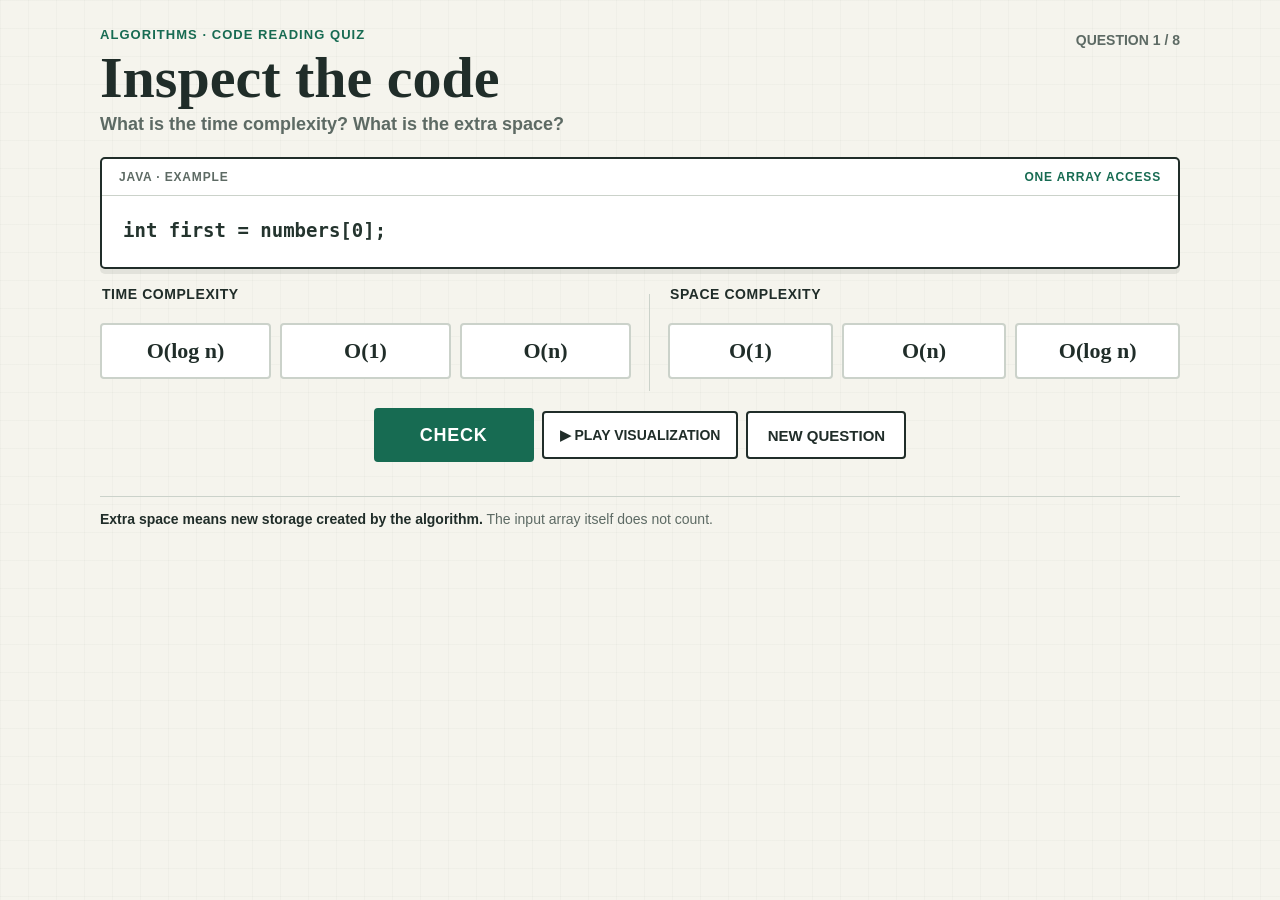
<file: java_complexity_quiz.html>
<!doctype html>
<html lang="en">
<head>
<meta charset="utf-8">
<meta name="viewport" content="width=device-width, initial-scale=1">
<meta name="theme-color" content="#f5f4ed">
<link rel="icon" type="image/svg+xml" href="favicon.svg">
<title>Inspect the Code · Complexity Quiz</title>
<style>
  :root {
    color-scheme: light;
    --paper: #f5f4ed;
    --ink: #202d29;
    --muted: #5d6a64;
    --line: #cbd2ca;
    --green: #176b52;
    --green-soft: #e1f0e8;
    --red: #a83f34;
    --red-soft: #f8e7e1;
    --gold: #d49a25;
    --blue: #3975a3;
    --blue-soft: #e5eff5;
    font-family: "Avenir Next", Avenir, "Segoe UI", sans-serif;
  }
  * { box-sizing: border-box; }
  body {
    margin: 0;
    min-width: 0;
    min-height: 100vh;
    color: var(--ink);
    background-color: var(--paper);
    background-image: linear-gradient(rgba(32,45,41,.025) 1px, transparent 1px), linear-gradient(90deg, rgba(32,45,41,.025) 1px, transparent 1px);
    background-size: 28px 28px;
  }
  button, input { font: inherit; }
  button {
    min-height: 48px;
    border: 2px solid var(--ink);
    border-radius: 4px;
    padding: 9px 16px;
    color: var(--ink);
    background: #fff;
    font-weight: 850;
    cursor: pointer;
    transition: transform 130ms ease, background-color 130ms ease;
  }
  button:hover { transform: translateY(-1px); background: #edf1eb; }
  button:focus-visible, input:focus-visible { outline: 3px solid var(--gold); outline-offset: 3px; }
  .page { width: min(100% - 40px, 1080px); margin: 0 auto; padding: 27px 0 36px; }
  .page.visual-active { width: min(100% - 40px, 1800px); }
  header { margin-bottom: 22px; }
  .eyebrow { color: var(--green); font-size: 13px; font-weight: 900; letter-spacing: .08em; }
  .eyebrow a { color: inherit; text-decoration: none; }
  .eyebrow a:hover, .eyebrow a:focus-visible { text-decoration: underline; text-underline-offset: 3px; }
  h1 { margin: 7px 0 7px; font: 700 clamp(38px, 7vw, 58px)/1 Georgia, "Times New Roman", serif; }
  .intro { margin: 0; color: var(--muted); font-size: 18px; font-weight: 650; }
  .question-number { float: right; padding-top: 5px; color: var(--muted); font-size: 14px; font-weight: 800; }
  .quiz { display: grid; gap: 17px; }
  .quiz.visual-active { grid-template-columns: minmax(0, .9fr) minmax(0, 1.1fr); column-gap: 24px; align-items: start; }
  .quiz.visual-active > .visualization { grid-column: 2; grid-row: 1 / span 5; min-width: 0; }
  .code-card { overflow: hidden; border: 2px solid var(--ink); border-radius: 5px; background: #fff; box-shadow: 0 5px 0 rgba(32,45,41,.09); }
  .code-heading { display: flex; align-items: center; justify-content: space-between; gap: 12px; border-bottom: 1px solid var(--line); padding: 11px 17px; color: var(--muted); font-size: 12px; font-weight: 900; letter-spacing: .07em; }
  .complexity-tag { color: var(--green); }
  pre { overflow-x: auto; margin: 0; padding: 19px 21px 22px; color: #24342e; font: 600 clamp(15px, 2vw, 19px)/1.58 ui-monospace, "SFMono-Regular", Consolas, monospace; tab-size: 4; }
  .answers { display: grid; grid-template-columns: 1fr 1fr; gap: 18px; }
  fieldset { min-width: 0; margin: 0; border: 0; padding: 12px 0; }
  .space-fieldset { border-left: 1px solid var(--line); padding-left: 18px; }
  legend { margin-bottom: 9px; font-size: 14px; font-weight: 900; letter-spacing: .04em; }
  .choices { display: grid; grid-template-columns: repeat(3, minmax(0, 1fr)); gap: 9px; }
  .choice { position: relative; min-width: 0; }
  .choice input { position: absolute; width: 1px; height: 1px; opacity: 0; }
  .choice label { min-height: 56px; display: grid; place-items: center; border: 2px solid var(--line); border-radius: 4px; padding: 8px 4px; background: #fff; font: 700 clamp(17px, 2.4vw, 22px)/1.1 Georgia, "Times New Roman", serif; cursor: pointer; transition: border-color 120ms, background-color 120ms, transform 120ms; }
  .choice label:hover { border-color: var(--green); transform: translateY(-1px); }
  .choice input:checked + label { border-color: var(--green); background: var(--green-soft); box-shadow: inset 0 0 0 1px var(--green); }
  .choice input:focus-visible + label { outline: 3px solid var(--gold); outline-offset: 2px; }
  .choice label.correct-answer { border-color: var(--green); background: var(--green-soft); }
  .choice label.wrong-answer { border-color: var(--red); background: var(--red-soft); }
  .actions { display: flex; justify-content: center; align-items: center; flex-wrap: wrap; gap: 8px; }
  .quiz.visual-active .actions { flex-wrap: nowrap; }
  .check { min-width: 160px; min-height: 54px; border-color: var(--green); color: #fff; background: var(--green); font-size: 18px; letter-spacing: .04em; }
  .check:hover { border-color: #105640; background: #105640; }
  .play { min-height: 48px; font-size: 14px; }
  .feedback { min-height: 0; border-left: 7px solid transparent; padding: 0; font-size: 16px; font-weight: 750; line-height: 1.5; }
  .feedback:not(:empty) { border-color: var(--green); padding: 12px 15px; background: rgba(255,255,255,.78); }
  .feedback.incorrect { border-color: var(--red); }
  .feedback-title { font-size: 19px; }
  .feedback.correct .feedback-title { color: var(--green); }
  .feedback.incorrect .feedback-title { color: var(--red); }
  .feedback-detail { display: block; margin-top: 4px; color: var(--ink); font-size: 15px; font-weight: 550; }
  .feedback-complexities { display: block; margin-top: 2px; font-weight: 850; }
  .space-note { margin: 0; border-top: 1px solid var(--line); padding-top: 12px; color: var(--muted); font-size: 14px; line-height: 1.5; }
  .space-note strong { color: var(--ink); }
  .visualization { border-top: 2px solid var(--ink); padding-top: 16px; animation: arrive 220ms ease both; }
  .visualization[hidden] { display: none; }
  .visual-heading { display: flex; align-items: baseline; justify-content: space-between; gap: 12px; margin-bottom: 13px; }
  .visual-heading h2 { margin: 0; font: 700 24px Georgia, "Times New Roman", serif; }
  .visual-heading span { color: var(--muted); font-size: 13px; font-weight: 700; }
  .visual-panels { display: grid; grid-template-columns: minmax(0, 1fr); gap: 14px; }
  .visual-panel { min-width: 0; border-top: 1px solid var(--line); padding-top: 10px; }
  .visual-panel h3 { margin: 0 0 9px; color: var(--muted); font-size: 13px; font-weight: 900; letter-spacing: .06em; }
  .visual-note { min-height: 24px; margin: 10px 0 0; color: var(--ink); font-size: 15px; font-weight: 750; }
  .array-row { display: flex; flex-wrap: nowrap; gap: 6px; overflow-x: auto; overscroll-behavior-x: contain; padding: 2px 1px 5px; }
  .array-cell { position: relative; width: clamp(40px, 6vw, 62px); height: clamp(45px, 6vw, 58px); flex: 0 0 auto; display: grid; place-items: center; border: 2px solid var(--line); background: #fff; font: 700 21px Georgia, serif; transition: background-color 150ms, border-color 150ms, transform 150ms; }
  .array-cell.active { border-color: var(--red); background: var(--red-soft); transform: translateY(-3px); }
  .array-cell.done { border-color: var(--green); background: var(--green-soft); }
  .array-cell.discarded { color: #9ba49e; background: #eef0eb; opacity: .55; }
  .array-cell.empty { color: #9ba49e; background: rgba(255,255,255,.5); }
  .array-label { margin: 0 0 6px; color: var(--muted); font-size: 12px; font-weight: 750; }
  .matrix { display: grid; grid-template-columns: repeat(var(--matrix-size), minmax(34px, 54px)); gap: 4px; width: max-content; max-width: 100%; }
  .matrix-cell { aspect-ratio: 1; display: grid; place-items: center; border: 2px solid var(--line); background: #fff; color: var(--muted); font-size: 13px; font-weight: 800; transition: background-color 120ms, border-color 120ms; }
  .matrix-cell.visited { border-color: #8db9a3; background: var(--green-soft); }
  .matrix-cell.active { border-color: var(--red); background: var(--red-soft); color: var(--ink); }
  .fixed-space { display: flex; flex-wrap: wrap; gap: 7px; }
  .variable { min-width: 52px; min-height: 42px; display: grid; place-items: center; border: 1px solid var(--blue); background: var(--blue-soft); padding: 4px 8px; font: 700 15px ui-monospace, monospace; }
  .space-array { display: flex; flex-wrap: wrap; gap: 4px; }
  .space-array .array-cell { width: clamp(32px, 4.4vw, 48px); height: 42px; flex: 0 0 auto; font-size: 16px; }
  .range-track { display: flex; align-items: center; flex-wrap: wrap; gap: 3px; margin-top: 7px; }
  .range-mark { color: var(--muted); font-size: 11px; font-weight: 800; }
  .merge-formula { margin: 12px 0 0; color: var(--green); font: 700 17px Georgia, serif; }
  .tree-level { display: flex; align-items: center; justify-content: center; flex-wrap: nowrap; gap: clamp(3px, 1vw, 9px); margin-bottom: 8px; }
  .tree-node { width: clamp(13px, 2.3vw, 22px); aspect-ratio: 1; flex: 0 0 auto; border: 2px solid var(--line); border-radius: 50%; background: #fff; }
  .tree-node.active { border-color: var(--red); background: var(--red-soft); transform: scale(1.12); }
  .tree-level-label { width: 68px; flex: 0 0 auto; color: var(--muted); font-size: 11px; font-weight: 800; }
  .call-count { margin-top: 10px; color: var(--ink); font-size: 15px; font-weight: 800; }
  .new-question { min-width: 160px; min-height: 48px; font-size: 15px; }
  @keyframes arrive { from { opacity: 0; transform: translateY(5px); } to { opacity: 1; transform: translateY(0); } }
  @media (max-width: 1050px) {
    .page { width: min(100% - 24px, 1080px); padding-top: 20px; }
    .page.visual-active { width: min(100% - 24px, 1800px); }
    .quiz.visual-active { grid-template-columns: minmax(0, 1fr); }
    .quiz.visual-active > .visualization { grid-column: 1; grid-row: auto; }
    .quiz.visual-active .actions { flex-wrap: wrap; }
  }
  @media (max-width: 650px) {
    .answers { grid-template-columns: 1fr; gap: 15px; }
    .space-fieldset { border-top: 1px solid var(--line); border-left: 0; padding: 15px 0 0; }
    .visual-panels { gap: 12px; }
    .tree-level { justify-content: flex-start; gap: 2px; }
    .tree-level-label { width: 54px; font-size: 10px; }
    .tree-node { width: 10px; }
    .question-number { float: none; display: block; padding: 0 0 5px; }
    .actions { display: grid; grid-template-columns: 1fr 1fr; }
    .check { grid-column: 1 / -1; }
    .actions button { width: 100%; }
  }
  @media (max-width: 380px) {
    .choices { gap: 5px; }
    .choice label { font-size: 16px; }
    .code-heading { padding-inline: 12px; }
    pre { padding-inline: 13px; }
  }
  @media (prefers-reduced-motion: reduce) {
    *, *::before, *::after { scroll-behavior: auto !important; animation-duration: .01ms !important; transition-duration: .01ms !important; }
  }
</style>
</head>
<body>
<main class="page">
  <header>
    <span id="question-number" class="question-number" aria-live="polite"></span>
    <div class="eyebrow"><a href="index.html">ALGORITHMS</a> · CODE READING QUIZ</div>
    <h1>Inspect the code</h1>
    <p class="intro">What is the time complexity? What is the extra space?</p>
  </header>

  <section class="quiz" aria-label="Java complexity quiz">
    <section class="code-card" aria-labelledby="code-heading">
      <div class="code-heading" id="code-heading"><span>JAVA · EXAMPLE</span><span id="complexity-tag" class="complexity-tag"></span></div>
      <pre><code id="java-code"></code></pre>
    </section>
    <form id="answer-form">
      <div class="answers">
        <fieldset class="time-fieldset"><legend>TIME COMPLEXITY</legend><div id="time-choices" class="choices"></div></fieldset>
        <fieldset class="space-fieldset"><legend>SPACE COMPLEXITY</legend><div id="space-choices" class="choices"></div></fieldset>
      </div>
    </form>
    <div class="actions">
      <button id="check" class="check" type="button">CHECK</button>
      <button id="play" class="play" type="button" aria-expanded="false">▶ PLAY VISUALIZATION</button>
      <button id="new-question" class="new-question" type="button">NEW QUESTION</button>
    </div>
    <div id="feedback" class="feedback" aria-live="polite" aria-atomic="true"></div>
    <p class="space-note"><strong>Extra space means new storage created by the algorithm.</strong> The input array itself does not count.</p>
    <section id="visualization" class="visualization" aria-label="Algorithm visualization" hidden>
      <div class="visual-heading"><h2>What the computer is doing</h2><span id="visual-progress" aria-live="polite"></span></div>
      <div id="visual-content"></div>
    </section>
  </section>
</main>
<script>
"use strict";

// Add examples here; visual rendering is selected by each item's visualization.type.
const QUESTIONS = [
  {
    id: "first-element",
    code: "int first = numbers[0];",
    time: "O(1)",
    space: "O(1)",
    tag: "ONE ARRAY ACCESS",
    explanation: "It reads one fixed position, regardless of array length. Only one variable is added.",
    timeChoices: ["O(1)", "O(log n)", "O(n)"],
    spaceChoices: ["O(1)", "O(log n)", "O(n)"],
    visualization: { type: "single", values: [4, 7, 2, 9, 1, 5], index: 0, variables: ["first"] }
  },
  {
    id: "binary-search",
    code: "int left = 0;\nint right = numbers.length - 1;\n\nwhile (left <= right) {\n    int mid = left + (right - left) / 2;\n    if (numbers[mid] == target) return mid;\n    if (numbers[mid] < target) left = mid + 1;\n    else right = mid - 1;\n}\nreturn -1;",
    time: "O(log n)",
    space: "O(1)",
    tag: "ITERATIVE BINARY SEARCH",
    explanation: "Each step discards half the remaining range, so it takes about log₂(n) checks. The bounds and midpoint use fixed space.",
    timeChoices: ["O(1)", "O(log n)", "O(n)"],
    spaceChoices: ["O(1)", "O(log n)", "O(n)"],
    visualization: { type: "binary", recursive: false, values: [2, 4, 6, 8, 11, 15, 19, 23], target: 11, ranges: [[0, 7], [4, 7], [4, 4]] }
  },
  {
    id: "array-sum",
    code: "int sum = 0;\n\nfor (int i = 0; i < numbers.length; i++) {\n    sum += numbers[i];\n}\n\nreturn sum;",
    time: "O(n)",
    space: "O(1)",
    tag: "ONE PASS",
    explanation: "The loop visits all n elements once. It keeps only a sum and index, so extra space stays constant.",
    timeChoices: ["O(log n)", "O(n)", "O(n²)"],
    spaceChoices: ["O(1)", "O(log n)", "O(n)"],
    visualization: { type: "linear", values: [4, 7, 2, 9, 1, 5, 8, 3], variables: ["sum", "i"] }
  },
  {
    id: "all-pairs",
    code: "int count = 0;\n\nfor (int i = 0; i < n; i++) {\n    for (int j = 0; j < n; j++) {\n        count++;\n    }\n}\n\nreturn count;",
    time: "O(n²)",
    space: "O(1)",
    tag: "N × N PAIRS",
    explanation: "The inner loop runs n times for each of n outer-loop turns: n × n = n² operations. The counters take constant space.",
    timeChoices: ["O(n)", "O(n²)", "O(2ⁿ)"],
    spaceChoices: ["O(1)", "O(n)", "O(n²)"],
    visualization: { type: "matrix", size: 4 }
  },
  {
    id: "array-copy",
    code: "int[] result = new int[n];\n\nfor (int i = 0; i < n; i++) {\n    result[i] = numbers[i] * 2;\n}\n\nreturn result;",
    time: "O(n)",
    space: "O(n)",
    tag: "NEW ARRAY",
    explanation: "The loop reads and writes each element once: O(n) time. The result array grows with n: O(n) extra space.",
    timeChoices: ["O(n)", "O(n log n)", "O(n²)"],
    spaceChoices: ["O(1)", "O(log n)", "O(n)"],
    visualization: { type: "copy", values: [4, 7, 2, 9, 1, 5, 8, 3] }
  },
  {
    id: "merge-sort",
    code: "void mergeSort(int[] values) {\n    if (values.length < 2) return;\n\n    int mid = values.length / 2;\n    int[] left = copyOfRange(values, 0, mid);\n    int[] right = copyOfRange(values, mid, values.length);\n\n    mergeSort(left);\n    mergeSort(right);\n    merge(values, left, right);\n}",
    time: "O(n log n)",
    space: "O(n)",
    tag: "MERGE SORT",
    explanation: "There are log n levels of splitting, and merging does about n work per level: n log n time. Temporary arrays hold O(n) values.",
    timeChoices: ["O(n)", "O(n log n)", "O(n²)"],
    spaceChoices: ["O(log n)", "O(n)", "O(n²)"],
    visualization: {
      type: "merge",
      values: [8, 3, 7, 4, 9, 2, 6, 5],
      stages: [
        { label: "Start with the full range", phase: "divide", accessed: [0] },
        { label: "Split the range at its midpoint", phase: "divide", accessed: [4] },
        { label: "Split each half into smaller ranges", phase: "divide", accessed: [2, 6] },
        { label: "Continue until each value is isolated", phase: "divide", accessed: [1, 3, 5, 7] },
        { label: "Merge neighboring values into sorted pairs", phase: "merge", accessed: [0, 1, 2, 3], output: [3, 8, 4, 7, 2, 9, 5, 6] },
        { label: "Merge the pairs into sorted groups of four", phase: "merge", accessed: [1, 2, 5, 6], output: [3, 4, 7, 8, 2, 5, 6, 9] },
        { label: "Merge the two sorted halves", phase: "merge", accessed: [3, 4], output: [2, 3, 4, 5, 6, 7, 8, 9] }
      ]
    }
  },
  {
    id: "binary-recursion",
    code: "int binarySearch(int[] a, int target, int low, int high) {\n    if (low > high) return -1;\n\n    int mid = low + (high - low) / 2;\n    if (a[mid] == target) return mid;\n    if (a[mid] < target)\n        return binarySearch(a, target, mid + 1, high);\n    return binarySearch(a, target, low, mid - 1);\n}",
    time: "O(log n)",
    space: "O(log n)",
    tag: "RECURSIVE BINARY SEARCH",
    explanation: "Each call halves the search range, giving log n calls. Those calls stay on the recursion stack, so extra space is O(log n).",
    timeChoices: ["O(1)", "O(log n)", "O(n)"],
    spaceChoices: ["O(1)", "O(log n)", "O(n)"],
    visualization: { type: "binary", recursive: true, values: [2, 4, 6, 8, 11, 15, 19, 23], target: 11, ranges: [[0, 7], [4, 7], [4, 4]] }
  },
  {
    id: "binary-recursion-tree",
    code: "void generate(int n) {\n    if (n == 0) return;\n\n    generate(n - 1);\n    generate(n - 1);\n}",
    time: "O(2ⁿ)",
    space: "O(n)",
    tag: "TWO RECURSIVE BRANCHES",
    explanation: "Each call makes two calls, so the call tree roughly doubles at each level: O(2ⁿ) time. Its depth is only n, so stack space is O(n).",
    timeChoices: ["O(n²)", "O(2ⁿ)", "O(n!)"],
    spaceChoices: ["O(log n)", "O(n)", "O(2ⁿ)"],
    visualization: { type: "recursion", levels: 5 }
  }
];

const questionNumber = document.querySelector("#question-number");
const javaCode = document.querySelector("#java-code");
const timeChoices = document.querySelector("#time-choices");
const spaceChoices = document.querySelector("#space-choices");
const feedback = document.querySelector("#feedback");
const visualization = document.querySelector("#visualization");
const visualContent = document.querySelector("#visual-content");
const visualProgress = document.querySelector("#visual-progress");
const playButton = document.querySelector("#play");
let deck = [];
let currentQuestion;
let previousId = "";
let questionCount = 0;
let animationTimer = null;
let animationStep = 0;
let animationSteps = [];
let checked = false;

function shuffle(items) {
  const result = [...items];
  for (let index = result.length - 1; index > 0; index -= 1) {
    const other = Math.floor(Math.random() * (index + 1));
    [result[index], result[other]] = [result[other], result[index]];
  }
  return result;
}

function renderChoices(container, name, choices) {
  container.replaceChildren(...shuffle(choices).map((label, index) => {
    const item = document.createElement("div");
    item.className = "choice";
    const input = document.createElement("input");
    input.type = "radio";
    input.name = name;
    input.value = label;
    input.id = `${name}-${index}`;
    input.addEventListener("change", () => { if (!checked) feedback.textContent = ""; });
    const choiceLabel = document.createElement("label");
    choiceLabel.htmlFor = input.id;
    choiceLabel.textContent = label;
    item.append(input, choiceLabel);
    return item;
  }));
}

function nextQuestion() {
  stopAnimation();
  if (deck.length === 0) deck = shuffle(QUESTIONS);
  if (deck.length > 1 && deck[deck.length - 1].id === previousId) {
    [deck[deck.length - 1], deck[deck.length - 2]] = [deck[deck.length - 2], deck[deck.length - 1]];
  }
  currentQuestion = deck.pop();
  previousId = currentQuestion.id;
  questionCount += 1;
  questionNumber.textContent = `QUESTION ${((questionCount - 1) % QUESTIONS.length) + 1} / ${QUESTIONS.length}`;
  javaCode.textContent = currentQuestion.code;
  document.querySelector("#complexity-tag").textContent = currentQuestion.tag;
  renderChoices(timeChoices, "time", currentQuestion.timeChoices);
  renderChoices(spaceChoices, "space", currentQuestion.spaceChoices);
  feedback.className = "feedback";
  feedback.textContent = "";
  checked = false;
  visualization.hidden = true;
  document.querySelector(".quiz").classList.remove("visual-active");
  document.querySelector(".page").classList.remove("visual-active");
  playButton.textContent = "▶ PLAY VISUALIZATION";
  playButton.setAttribute("aria-expanded", "false");
}

function checkAnswer() {
  const timeAnswer = document.querySelector('input[name="time"]:checked');
  const spaceAnswer = document.querySelector('input[name="space"]:checked');
  if (!timeAnswer || !spaceAnswer) {
    feedback.className = "feedback incorrect";
    feedback.textContent = "Choose one answer for time and one for space.";
    return;
  }
  checked = true;
  const isCorrect = timeAnswer.value === currentQuestion.time && spaceAnswer.value === currentQuestion.space;
  feedback.className = `feedback ${isCorrect ? "correct" : "incorrect"}`;
  const title = document.createElement("span");
  title.className = "feedback-title";
  title.textContent = isCorrect ? "✓ Correct!" : "✗ Not quite.";
  const answer = document.createElement("span");
  answer.className = "feedback-complexities";
  answer.textContent = `Time: ${currentQuestion.time}  ·  Extra space: ${currentQuestion.space}`;
  const detail = document.createElement("span");
  detail.className = "feedback-detail";
  detail.textContent = currentQuestion.explanation;
  feedback.replaceChildren(title, answer, detail);
  markAnswers("time", currentQuestion.time, timeAnswer.value);
  markAnswers("space", currentQuestion.space, spaceAnswer.value);
}

function markAnswers(name, correct, selected) {
  document.querySelectorAll(`input[name="${name}"]`).forEach(input => {
    const label = input.nextElementSibling;
    if (input.value === correct) label.classList.add("correct-answer");
    if (input.value === selected && selected !== correct) label.classList.add("wrong-answer");
  });
}

function cellRow(values, activeIndex = -1, visitedThrough = -1, discardedRange = null) {
  const row = document.createElement("div");
  row.className = "array-row";
  values.forEach((value, index) => {
    const cell = document.createElement("span");
    cell.className = "array-cell";
    if (index === activeIndex) cell.classList.add("active");
    else if (discardedRange && (index < discardedRange[0] || index > discardedRange[1])) cell.classList.add("discarded");
    else if (index <= visitedThrough) cell.classList.add("done");
    cell.textContent = value;
    row.append(cell);
  });
  return row;
}

function panel(title, content) {
  const section = document.createElement("section");
  section.className = "visual-panel";
  const heading = document.createElement("h3");
  heading.textContent = title;
  section.append(heading, content);
  return section;
}

function note(text) {
  const element = document.createElement("p");
  element.className = "visual-note";
  element.textContent = text;
  return element;
}

function fixedSpace(variables) {
  const row = document.createElement("div");
  row.className = "fixed-space";
  variables.forEach(variable => {
    const item = document.createElement("span");
    item.className = "variable";
    item.textContent = variable;
    row.append(item);
  });
  return row;
}

function arrayLabel(text) {
  const label = document.createElement("p");
  label.className = "array-label";
  label.textContent = text;
  return label;
}

function renderArrayStep(question, step) {
  const visual = question.visualization;
  const operation = document.createElement("div");
  operation.append(arrayLabel("INPUT ARRAY"));
  operation.append(cellRow(visual.values, visual.type === "single" ? visual.index : step, visual.type === "single" ? -1 : step - 1));
  const space = document.createElement("div");
  if (visual.type === "copy") {
    space.append(arrayLabel("NEW RESULT ARRAY"));
    const output = visual.values.map((value, index) => index <= step ? value * 2 : "");
    const row = document.createElement("div");
    row.className = "space-array";
    output.forEach(value => {
      const cell = document.createElement("span");
      cell.className = `array-cell ${value === "" ? "empty" : "done"}`;
      cell.textContent = value === "" ? "·" : value;
      row.append(cell);
    });
    space.append(row, note(`Allocated output grows with n · ${Math.min(step + 1, visual.values.length)} of ${visual.values.length} values written`));
  } else {
    space.append(fixedSpace(visual.variables));
    space.append(note("A few fixed variables · O(1) extra space"));
  }
  const count = visual.type === "single" ? "One indexed read" : visual.type === "copy" ? `${step + 1} of ${visual.values.length} reads and writes` : `${step + 1} of ${visual.values.length} array visits`;
  operation.append(note(count));
  showPanels(operation, space);
}

function renderBinaryStep(question, step) {
  const visual = question.visualization;
  const [low, high] = visual.ranges[step];
  const mid = Math.floor((low + high) / 2);
  const operation = document.createElement("div");
  operation.append(arrayLabel(`SORTED INPUT · TARGET ${visual.target}`));
  operation.append(cellRow(visual.values, mid, -1, [low, high]));
  const range = document.createElement("div");
  range.className = "range-track";
  const rangeLabel = document.createElement("span");
  rangeLabel.className = "range-mark";
  rangeLabel.textContent = `Remaining range: ${high - low + 1} of ${visual.values.length}`;
  range.append(rangeLabel);
  operation.append(range, note(`Check ${step + 1} of ${visual.ranges.length} · discard half the range`));
  const space = document.createElement("div");
  if (visual.recursive) {
    space.append(fixedSpace(["call 1", "call 2", ...(step > 1 ? ["call 3"] : [])]));
    space.append(note(`Call stack depth: ${step + 1} · O(log n) space`));
  } else {
    space.append(fixedSpace(["left", "mid", "right"]));
    space.append(note("Bounds update in place · O(1) extra space"));
  }
  showPanels(operation, space);
}

function renderMatrixStep(question, step) {
  const size = question.visualization.size;
  const operation = document.createElement("div");
  const grid = document.createElement("div");
  grid.className = "matrix";
  grid.style.setProperty("--matrix-size", size);
  for (let index = 0; index < size * size; index += 1) {
    const cell = document.createElement("span");
    cell.className = `matrix-cell${index === step ? " active" : index < step ? " visited" : ""}`;
    cell.textContent = index === step ? "i,j" : "·";
    grid.append(cell);
  }
  operation.append(grid, note(`${step + 1} of ${size * size} pairs · ${size} rows × ${size} columns`));
  const space = document.createElement("div");
  space.append(fixedSpace(["i", "j", "count"]));
  space.append(note("Loop counters and count stay fixed · O(1) space"));
  showPanels(operation, space);
}

function renderMergeStep(question, step) {
  const current = question.visualization.stages[step];
  const operation = document.createElement("div");
  operation.append(arrayLabel("SOURCE ARRAY"));
  const source = document.createElement("div");
  source.className = "array-row";
  const accessed = new Set(current.accessed);
  question.visualization.values.forEach((value, index) => {
    const cell = document.createElement("span");
    cell.className = `array-cell${accessed.has(index) ? " active" : ""}`;
    cell.textContent = value;
    source.append(cell);
  });
  operation.append(source, note(current.label));
  const space = document.createElement("div");
  space.append(arrayLabel("TEMPORARY MERGE STORAGE"));
  const row = document.createElement("div");
  row.className = "space-array";
  for (let index = 0; index < question.visualization.values.length; index += 1) {
    const cell = document.createElement("span");
    const value = current.output?.[index];
    cell.className = `array-cell ${value === undefined ? "empty" : "done"}`;
    cell.textContent = value === undefined ? "·" : value;
    row.append(cell);
  }
  space.append(row, note("Merge buffer holds up to n values · O(n) extra space"));
  showPanels(operation, space);
  const formula = document.createElement("p");
  formula.className = "merge-formula";
  formula.textContent = "log n levels × about n work per level = O(n log n)";
  visualContent.append(formula);
}

function renderRecursionStep(question, step) {
  const levels = question.visualization.levels;
  const operation = document.createElement("div");
  for (let level = 0; level < levels; level += 1) {
    const row = document.createElement("div");
    row.className = "tree-level";
    const label = document.createElement("span");
    label.className = "tree-level-label";
    label.textContent = `level ${level} · ${2 ** level}`;
    row.append(label);
    for (let node = 0; node < 2 ** level; node += 1) {
      const dot = document.createElement("span");
      dot.className = `tree-node${level === step ? " active" : ""}`;
      dot.setAttribute("aria-hidden", "true");
      row.append(dot);
    }
    operation.append(row);
  }
  const calls = 2 ** (step + 1) - 1;
  operation.append(note(`${2 ** step} calls at this level · ${calls} total so far`));
  const space = document.createElement("div");
  space.append(fixedSpace(Array.from({ length: step + 1 }, (_, index) => `n−${index}`)));
  space.append(note(`Depth grows one call at a time · ${step + 1} of ${levels} levels`));
  showPanels(operation, space);
}

function showPanels(operations, space) {
  const panels = document.createElement("div");
  panels.className = "visual-panels";
  panels.append(panel("OPERATIONS", operations), panel("EXTRA SPACE", space));
  visualContent.replaceChildren(panels);
}

function renderVisualizationStep() {
  const type = currentQuestion.visualization.type;
  visualContent.replaceChildren();
  if (type === "single" || type === "linear" || type === "copy") renderArrayStep(currentQuestion, animationSteps[animationStep]);
  if (type === "binary") renderBinaryStep(currentQuestion, animationStep);
  if (type === "matrix") renderMatrixStep(currentQuestion, animationStep);
  if (type === "merge") renderMergeStep(currentQuestion, animationStep);
  if (type === "recursion") renderRecursionStep(currentQuestion, animationStep);
  visualProgress.textContent = `STEP ${animationStep + 1} / ${animationSteps.length}`;
}

function stopAnimation() {
  if (animationTimer !== null) window.clearTimeout(animationTimer);
  animationTimer = null;
  animationStep = 0;
}

function advanceVisualization() {
  animationStep += 1;
  if (animationStep >= animationSteps.length) {
    animationTimer = null;
    playButton.textContent = "↻ REPLAY VISUALIZATION";
    return;
  }
  renderVisualizationStep();
  animationTimer = window.setTimeout(advanceVisualization, 650);
}

function playVisualization() {
  if (animationTimer !== null) {
    stopAnimation();
    playButton.textContent = "▶ PLAY VISUALIZATION";
    return;
  }
  const visual = currentQuestion.visualization;
  const stepCount = visual.type === "single" ? 1
    : visual.type === "binary" ? visual.ranges.length
      : visual.type === "linear" || visual.type === "copy" ? visual.values.length
        : visual.type === "matrix" ? visual.size ** 2
          : visual.type === "merge" ? visual.stages.length
            : visual.levels;
  animationSteps = Array.from({ length: stepCount }, (_, index) => index);
  animationStep = 0;
  document.querySelector(".quiz").classList.add("visual-active");
  document.querySelector(".page").classList.add("visual-active");
  visualization.hidden = false;
  playButton.setAttribute("aria-expanded", "true");
  playButton.textContent = "■ STOP VISUALIZATION";
  renderVisualizationStep();
  animationTimer = window.setTimeout(advanceVisualization, 650);
}

document.querySelector("#check").addEventListener("click", checkAnswer);
document.querySelector("#new-question").addEventListener("click", nextQuestion);
playButton.addEventListener("click", playVisualization);
nextQuestion();
</script>
</body>
</html>
</file>
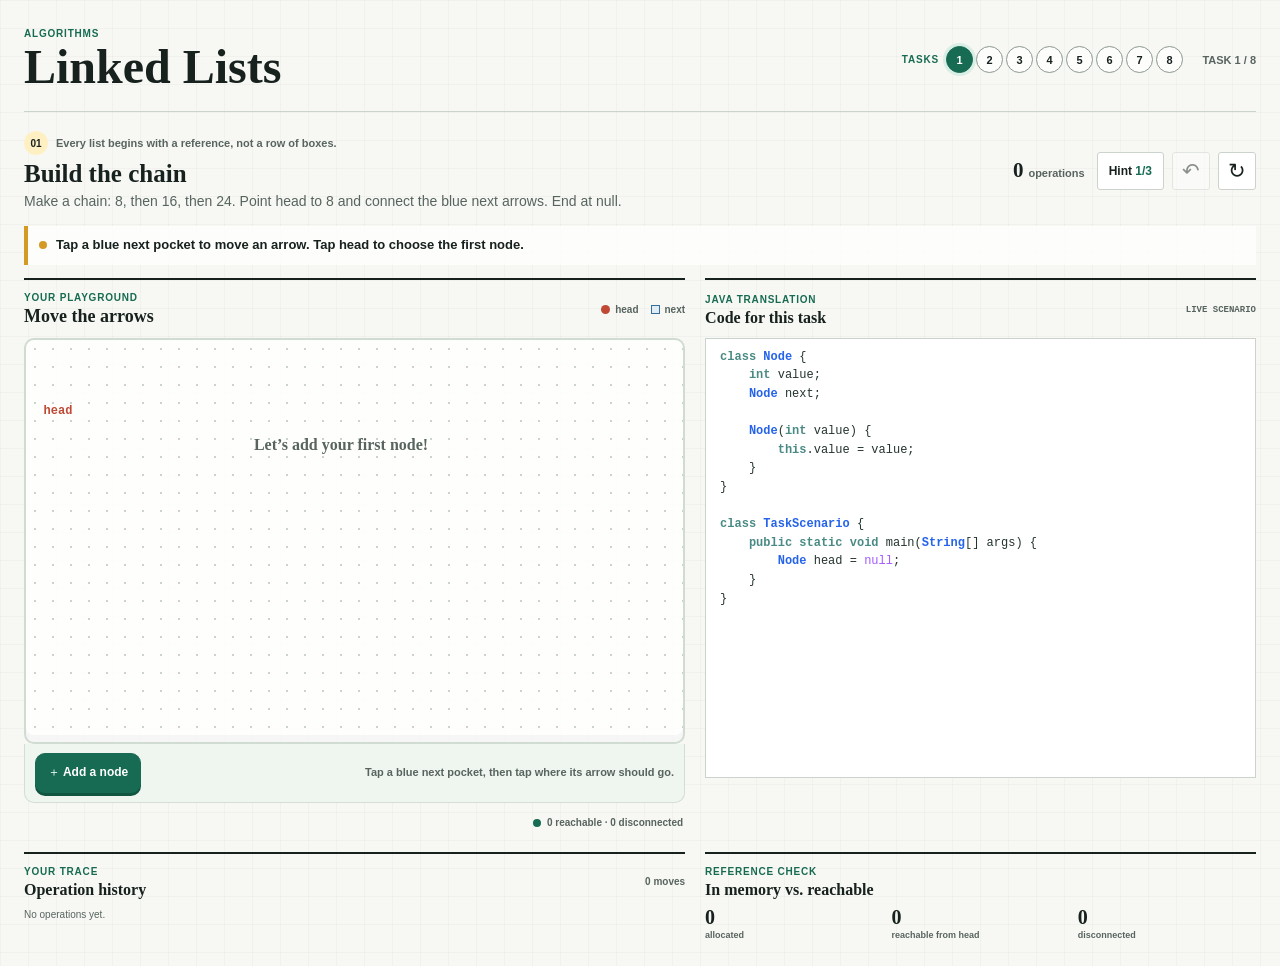
<file: linked_list_game.html>
<!doctype html>
<html lang="en">
<head>
  <meta charset="utf-8">
  <meta name="viewport" content="width=device-width, initial-scale=1">
  <meta name="theme-color" content="#f7f8f4">
  <link rel="icon" type="image/svg+xml" href="favicon.svg">
  <title>Linked Lists · Algorithms</title>
<style>
:root {
  color-scheme: light;
  --paper: #f7f8f4;
  --white: #fff;
  --ink: #17211e;
  --muted: #58645f;
  --line: #cbd3cd;
  --green: #176b52;
  --green-soft: #d9eee5;
  --coral: #bf4935;
  --coral-soft: #f8dfd8;
  --gold: #d49a25;
  --gold-soft: #fff0c4;
  --blue: #356f9b;
  --blue-soft: #e0edf5;
  font-family: "Avenir Next", Avenir, "Segoe UI", sans-serif;
  font-synthesis: none;
  text-rendering: optimizeLegibility;
}
* { box-sizing: border-box; }
body {
  min-width: 320px;
  min-height: 100vh;
  margin: 0;
  color: var(--ink);
  background-color: var(--paper);
  background-image: linear-gradient(rgba(23,33,30,.027) 1px, transparent 1px), linear-gradient(90deg, rgba(23,33,30,.027) 1px, transparent 1px);
  background-size: 28px 28px;
}
button, input { font: inherit; }
button { cursor: pointer; }
button:focus-visible, input:focus-visible, [tabindex]:focus-visible { outline: 3px solid var(--gold); outline-offset: 3px; }
button:disabled { cursor: not-allowed; opacity: .48; }
.page { width: min(1500px, calc(100% - 48px)); margin: 0 auto; padding: 20px 0 15px; }
.topbar { min-height: 92px; display: flex; align-items: center; justify-content: space-between; gap: 18px; border-bottom: 1px solid var(--line); padding-bottom: 12px; }
.brand { display: flex; align-items: center; gap: 12px; }
.eyebrow a { color: inherit; text-decoration: none; }
.eyebrow a:hover, .eyebrow a:focus-visible { text-decoration: underline; text-underline-offset: 3px; }
.brand-stamp { width: 42px; height: 42px; display: grid; place-items: center; border: 2px solid var(--green); color: var(--green); font: 800 14px/1 Georgia, serif; transform: rotate(-4deg); }
.eyebrow, .panel-eyebrow, .progress-label, .definition-label { margin: 0; color: var(--green); font-size: 10px; line-height: 1.2; font-weight: 900; letter-spacing: .08em; }
h1 { margin: 3px 0 0; font: 700 48px/1 Georgia, "Times New Roman", serif; }
.level-progress { display: flex; align-items: center; gap: 7px; color: var(--muted); font-size: 11px; font-weight: 800; }
.progress-dots { display: flex; align-items: center; gap: 3px; }
.progress-dot { width: 27px; height: 27px; border: 1.5px solid #8c9891; border-radius: 50%; padding: 0; color: var(--ink); background: rgba(255,255,255,.75); font-size: 11px; font-weight: 900; cursor: pointer; }
.progress-dot:hover { border-color: var(--green); background: var(--green-soft); }
.progress-dot.active { border-color: var(--green); color: #fff; background: var(--green); box-shadow: 0 0 0 3px var(--green-soft); }
.progress-dot.done:not(.active) { border-color: var(--green); color: var(--green); background: var(--green-soft); }
.level-label { min-width: 66px; text-align: right; }
.mission { display: flex; align-items: center; justify-content: space-between; gap: 18px; padding: 19px 0 15px; }
.mission-copy { min-width: 0; }
.mission-kicker { display: flex; align-items: center; gap: 8px; color: var(--muted); font-size: 11px; font-weight: 800; }
.mission-kicker > span:first-child { display: grid; width: 24px; height: 24px; place-items: center; border-radius: 50%; color: var(--ink); background: var(--gold-soft); font-size: 10px; }
h2 { margin: 5px 0 3px; font: 700 25px/1.1 Georgia, "Times New Roman", serif; }
.mission-copy > p { max-width: 800px; margin: 0; color: var(--muted); font-size: 14px; line-height: 1.45; }
.mission-actions { display: flex; flex: 0 0 auto; align-items: center; gap: 8px; }
.moves { display: flex; align-items: baseline; gap: 5px; margin-right: 4px; color: var(--muted); font-size: 11px; font-weight: 700; }
.moves strong { color: var(--ink); font: 700 21px/1 Georgia, serif; }
.quiet-button, .icon-button { min-height: 38px; border: 1px solid var(--line); border-radius: 3px; color: var(--ink); background: var(--white); }
.quiet-button { padding: 0 11px; font-size: 12px; font-weight: 800; }
.quiet-button span { color: var(--green); }
.icon-button { width: 38px; padding: 0; font-size: 21px; }
.quiet-button:hover, .icon-button:hover:not(:disabled) { border-color: var(--ink); background: var(--gold-soft); }
.status { min-height: 39px; display: flex; align-items: center; gap: 9px; margin-bottom: 13px; border-left: 4px solid var(--gold); padding: 7px 11px; background: rgba(255,255,255,.78); font-size: 13px; line-height: 1.4; font-weight: 700; }
.status::before { content: ""; width: 8px; height: 8px; flex: 0 0 auto; border-radius: 50%; background: var(--gold); }
.status.error { border-color: var(--coral); }
.status.error::before { background: var(--coral); }
.status.success { border-color: var(--green); }
.status.success::before { background: var(--green); }
.workbench { display: grid; grid-template-columns: minmax(0, 1.2fr) minmax(430px, 1fr); gap: 20px; align-items: stretch; }
.diagram-panel, .code-panel, .history-panel, .memory-panel { min-width: 0; border-top: 2px solid var(--ink); padding-top: 11px; }
.diagram-panel { min-height: 450px; display: flex; flex-direction: column; }
.panel-heading { min-height: 38px; display: flex; align-items: center; justify-content: space-between; gap: 12px; margin-bottom: 9px; }
.panel-heading h3 { margin: 3px 0 0; font: 700 18px/1.1 Georgia, "Times New Roman", serif; }
.panel-heading.compact { min-height: 34px; margin-bottom: 8px; }
.panel-heading.compact h3 { font-size: 16px; }
.legend { display: flex; gap: 12px; color: var(--muted); font-size: 10px; font-weight: 750; }
.legend span { display: inline-flex; align-items: center; gap: 5px; }
.legend i { display: inline-block; width: 9px; height: 9px; }
.legend-head { border-radius: 50%; background: var(--coral); }
.legend-next { border: 1px solid var(--blue); background: var(--blue-soft); }
.list-stage { position: relative; min-height: 285px; flex: 1; overflow-x: auto; overflow-y: hidden; border: 2px solid #d0dbd2; border-radius: 10px; background-color: rgba(255,255,255,.84); background-image: radial-gradient(#c8d4cc 1px, transparent 1px); background-size: 18px 18px; box-shadow: inset 0 -7px 0 rgba(23,33,30,.035); }
.stage-inner { position: relative; min-width: 630px; min-height: 285px; padding: 26px 20px; }
.chain-row { position: relative; z-index: 1; min-height: 146px; display: flex; align-items: flex-start; gap: 0; width: max-content; }
.head-column { width: 82px; flex: 0 0 82px; padding-top: 32px; }
.head-link { min-height: 32px; display: inline-flex; align-items: center; gap: 5px; border: 0; padding: 0; color: var(--coral); background: transparent; font: 800 12px/1 ui-monospace, monospace; }
.head-link { position: absolute; z-index: 5; min-width: 40px; justify-content: center; color: var(--coral); }
.node-unit { position: relative; width: 178px; flex: 0 0 178px; min-height: 140px; }
.node-card { position: relative; z-index: 2; width: 104px; min-height: 76px; display: grid; grid-template-columns: 1fr; grid-template-rows: 20px 1fr; border: 2px solid #82928a; border-radius: 12px; padding: 5px 34px 5px 7px; background: #fff; box-shadow: 0 5px 0 rgba(23,33,30,.1); color: var(--ink); text-align: left; transition: border-color .16s, background-color .16s, transform .16s; }
.node-card { touch-action: none; user-select: none; cursor: grab; }
.node-card:active { cursor: grabbing; }
.node-card:hover { transform: translateY(-2px); border-color: var(--green); }
.node-card.drop-ready { border-color: var(--gold); background: var(--gold-soft); box-shadow: 0 0 0 5px rgba(212,154,37,.24), 0 5px 0 rgba(23,33,30,.1); transform: translateY(-3px); }
.node-card.selected { border-color: var(--coral); background: var(--coral-soft); }
.node-card.recent { border-color: var(--green); background: var(--green-soft); }
.node-value-label { grid-column: 1; color: var(--muted); font-size: 9px; font-weight: 800; text-transform: uppercase; }
.node-value { grid-column: 1; align-self: center; padding-left: 3px; font: 700 28px/1 Georgia, serif; }
.next-port { position: absolute; z-index: 3; top: 11px; left: 73px; width: 27px; height: 51px; display: grid; place-content: center; gap: 4px; border: 0; border-left: 1px solid var(--line); padding: 0 2px; color: var(--blue); background: transparent; font: 800 9px/1 ui-monospace, monospace; writing-mode: vertical-rl; cursor: pointer; }
.next-port { touch-action: none; }
.next-port::after { content: ""; width: 8px; height: 8px; margin: auto; border: 2px solid var(--blue); border-radius: 50%; background: var(--white); }
.next-port:hover::after, .next-port:focus-visible::after { border-color: var(--coral); background: var(--gold-soft); transform: scale(1.2); }
.next-port.dragging::after { width: 13px; height: 13px; border-color: var(--coral); background: var(--gold-soft); box-shadow: 0 0 0 5px rgba(191,73,53,.16); }
.node-pointer { position: absolute; top: 89px; left: 0; width: 104px; height: 24px; color: var(--coral); font-size: 10px; font-weight: 850; text-align: center; }
.next-arrow { position: absolute; top: 37px; left: 108px; width: 64px; height: 24px; overflow: visible; }
.next-arrow line { stroke: var(--blue); stroke-width: 2; transition: stroke .15s; }
.next-arrow polygon { fill: var(--blue); }
.next-arrow.changed line { stroke: var(--green); stroke-width: 3; }
.next-arrow.changed polygon { fill: var(--green); }
.null-target { position: absolute; top: 38px; left: 118px; min-width: 48px; height: 24px; display: flex; align-items: center; gap: 7px; color: var(--blue); font: 800 12px/1 ui-monospace, monospace; }
.null-target { z-index: 6; border: 0; border-radius: 3px; padding: 2px 3px; background: transparent; cursor: pointer; }
.null-target::before { content: none; }
.null-target::after { content: ""; width: 0; height: 0; border-top: 4px solid transparent; border-bottom: 4px solid transparent; border-left: 6px solid var(--blue); }
.null-target.drop-ready { border-radius: 7px; outline: 3px solid var(--gold); outline-offset: 3px; background: var(--gold-soft); }
.null-target.selected { outline: 2px solid var(--coral); outline-offset: 2px; background: var(--coral-soft); }
.reference-edge { fill: none; stroke: var(--blue); stroke-width: 2.5; pointer-events: none; transition: stroke .12s, stroke-width .12s; }
.reference-edge.changed { stroke: var(--green); stroke-width: 3.5; }
.reference-edge.selected { stroke: var(--coral); stroke-width: 4; }
.reference-edge-hit { fill: none; stroke: rgba(23,33,30,.01); stroke-width: 18; pointer-events: stroke; cursor: pointer; }
.reference-edge-hit:focus-visible { stroke: rgba(212,154,37,.38); stroke-width: 14; outline: none; }
.head-edge { fill: none; stroke: var(--coral); stroke-width: 2.5; pointer-events: none; }
.head-link.dragging { border-radius: 5px; background: var(--coral-soft); box-shadow: 0 0 0 4px rgba(191,73,53,.16); }
.node-unit.disconnected { margin-top: 0; }
.node-unit.disconnected .node-card { border-style: dashed; border-color: #a99479; background: #f3eee6; }
.node-unit.disconnected .node-pointer { color: var(--muted); }
.disconnected-label { position: absolute; top: 81px; left: 0; width: 104px; color: #7a6652; font-size: 8px; font-weight: 800; text-align: center; }
.empty-state { position: absolute; top: 96px; left: 50%; transform: translateX(-50%); color: var(--muted); font: 700 16px Georgia, serif; white-space: nowrap; }
.drag-link-line { fill: none; stroke: var(--coral); stroke-width: 3; stroke-linecap: round; pointer-events: none; }
.stage-caption { position: absolute; right: 12px; bottom: 10px; color: #78867f; font-size: 10px; font-weight: 700; }
.reverse-track { display: flex; gap: 8px; flex-wrap: wrap; min-height: 48px; padding: 8px 10px; border-top: 1px solid var(--line); background: rgba(224,237,245,.35); color: var(--muted); font-size: 11px; }
.reverse-track[hidden] { display: none; }
.track-token { display: inline-flex; align-items: center; gap: 5px; border: 1px solid var(--line); padding: 4px 7px; background: white; font: 700 11px ui-monospace, monospace; }
.track-token.current { border-color: var(--coral); background: var(--coral-soft); }
.track-token.previous { border-color: var(--green); background: var(--green-soft); }
.game-tools { min-height: 54px; display: flex; align-items: center; flex-wrap: wrap; gap: 7px; border: 1px solid #d5ddd7; border-top: 0; border-radius: 0 0 10px 10px; padding: 9px 10px; background: #eff5ef; }
.action-controls { display: flex; flex-wrap: wrap; align-items: center; gap: 7px; }
.selection-summary { flex: 1 1 210px; margin: 0 0 0 auto; color: var(--muted); font-size: 11px; line-height: 1.35; font-weight: 750; text-align: right; }
.diagram-footer { min-height: 35px; display: flex; align-items: center; justify-content: flex-end; gap: 10px; padding: 5px 2px 0; }
.structure-note { display: inline-flex; flex: 0 0 auto; align-items: center; gap: 6px; color: var(--muted); font-size: 10px; font-weight: 750; }
.structure-note i { width: 8px; height: 8px; border-radius: 50%; background: var(--green); }
.structure-note.broken i { background: var(--coral); }
.side-panel { min-width: 0; display: block; }
.action-button, .primary-button, .value-choice { min-height: 40px; border: 1.5px solid var(--ink); border-radius: 10px; padding: 7px 12px; color: var(--ink); background: var(--white); font-size: 12px; font-weight: 850; transition: transform .12s, background-color .12s; }
.action-button:hover, .primary-button:hover { transform: translateY(-1px); background: var(--gold-soft); }
.action-button.primary { border-color: var(--green); color: var(--white); background: var(--green); box-shadow: 0 3px 0 #105640; }
.action-button.primary:hover { background: #105640; }
.action-button.danger { border-color: #b96b5d; color: #8b362b; background: var(--coral-soft); }
.action-button[aria-pressed="true"] { border-color: var(--coral); background: var(--coral-soft); }
.value-choice { min-width: 42px; border-color: var(--gold); background: var(--gold-soft); font: 800 16px Georgia, serif; }
.value-choice:hover { transform: translateY(-2px) rotate(-3deg); }
.target-picker { display: inline-flex; align-items: center; flex-wrap: wrap; gap: 7px; }
.target-picker[hidden] { display: none; }
.picker-label { margin: 0 0 7px; color: var(--muted); font-size: 10px; font-weight: 850; }
.target-option { min-height: 34px; border: 1px solid var(--blue); border-radius: 9px; padding: 5px 11px; color: #244b68; background: var(--blue-soft); font: 800 12px ui-monospace, monospace; cursor: pointer; }
.target-option:hover { border-color: var(--ink); }
.code-panel { display: flex; flex-direction: column; min-height: 560px; }
.code-panel .panel-heading.compact { min-height: 38px; margin-bottom: 9px; }
.code-step { color: var(--muted); font: 800 9px ui-monospace, monospace; }
.code-window { min-height: 0; max-height: none; overflow: visible; margin: 0; border: 1px solid var(--line); padding: 9px 11px; color: #24342e; background: var(--white); font: 12px/1.55 "SFMono-Regular", Consolas, "Liberation Mono", monospace; white-space: pre-wrap; overflow-wrap: anywhere; }
.code-window { min-height: 440px; }
.code-line { display: block; min-height: 1.55em; padding: 0 3px; }
.code-line.latest { background: var(--gold-soft); font-weight: 800; }
.code-keyword { color: #4a8a85; font-weight: 600; }
.code-type { color: #2563eb; font-weight: 600; }
.code-literal { color: #a259ff; }
.code-comment { color: #7c8a8a; font-style: italic; }
.code-definition { display: flex; align-items: start; gap: 10px; margin-top: 8px; color: var(--muted); }
.code-definition .definition-label { flex: 0 0 auto; padding-top: 2px; font-size: 8px; }
.code-definition pre { overflow-x: auto; margin: 0; color: #52615a; font: 9px/1.4 "SFMono-Regular", Consolas, monospace; white-space: pre-wrap; }
.bottom-grid { display: grid; grid-template-columns: minmax(0, 1.2fr) minmax(430px, 1fr); gap: 20px; margin-top: 14px; }
.history-panel, .memory-panel { min-height: 99px; }
.history-count { color: var(--muted); font-size: 10px; font-weight: 750; }
.history-list { max-height: 90px; overflow: auto; margin: 0; padding: 0 0 0 20px; color: var(--muted); font-size: 10px; }
.history-list li { padding: 2px 0; }
.history-list li::marker { color: var(--green); font-weight: 900; }
.history-empty { list-style: none; margin-left: -20px; color: var(--muted); }
.memory-stats { display: grid; grid-template-columns: repeat(3, 1fr); gap: 8px; }
.memory-stats > div { display: flex; flex-direction: column; gap: 3px; color: var(--muted); font-size: 9px; font-weight: 750; }
.stat-value { color: var(--ink); font: 700 20px/1 Georgia, serif; }
.page-footer { display: flex; justify-content: space-between; gap: 12px; border-top: 1px solid var(--line); margin-top: 14px; padding-top: 8px; color: var(--muted); font-size: 8px; font-weight: 850; letter-spacing: .07em; }
.page-footer:has(#completion-count:only-child) { justify-content: flex-end; }
.success-banner { position: fixed; z-index: 10; right: 20px; bottom: 20px; width: min(680px, calc(100vw - 40px)); display: grid; grid-template-columns: auto 1fr auto; align-items: center; gap: 13px; border: 2px solid var(--green); padding: 14px; background: var(--white); box-shadow: 0 8px 30px rgba(23,33,30,.18); animation: arrive .2s ease-out; }
.success-banner[hidden] { display: none; }
.success-mark { width: 36px; height: 36px; display: grid; place-items: center; border-radius: 50%; color: var(--green); background: var(--green-soft); font-size: 20px; font-weight: 900; }
.success-banner h2 { margin: 2px 0 3px; font-size: 18px; }
.success-banner p:last-child { margin: 0; color: var(--muted); font-size: 11px; line-height: 1.4; }
.success-banner .primary-button { white-space: nowrap; border-color: var(--green); color: white; background: var(--green); }
@keyframes arrive { from { opacity: 0; transform: translateY(7px); } to { opacity: 1; transform: translateY(0); } }
@media (max-width: 960px) {
  .workbench, .bottom-grid { grid-template-columns: minmax(0, 1fr); }
  .workbench { gap: 14px; }
  .diagram-panel { min-height: 400px; }
  .code-panel { min-height: 0; }
  .bottom-grid { gap: 12px; }
  .memory-panel { min-height: auto; }
}
@media (max-width: 620px) {
  .page { width: min(100% - 26px, 1500px); padding-top: 13px; }
  .topbar { align-items: flex-start; flex-direction: column; gap: 12px; }
  .level-progress { width: 100%; justify-content: flex-end; }
  .level-progress { flex-wrap: wrap; justify-content: space-between; row-gap: 7px; }
  .progress-dots { order: 3; flex: 0 0 100%; justify-content: space-between; }
  .progress-dot { width: 25px; height: 25px; }
  .mission { align-items: flex-start; flex-direction: column; gap: 12px; padding: 15px 0 12px; }
  .mission-actions { width: 100%; justify-content: flex-end; }
  .moves { margin-right: auto; }
  h2 { font-size: 23px; }
  .status { margin-bottom: 10px; }
  .diagram-panel { min-height: 360px; }
  .list-stage { min-height: 250px; }
  .stage-inner { min-height: 250px; padding: 18px 12px; }
  .workbench, .bottom-grid { grid-template-columns: minmax(0, 1fr); }
  .code-panel { min-height: 0; }
  .selection-summary { flex-basis: 100%; margin-left: 0; text-align: left; }
  .diagram-footer { align-items: flex-start; flex-direction: column; }
  .success-banner { right: 10px; bottom: 10px; width: calc(100vw - 20px); grid-template-columns: auto 1fr; }
  .success-banner .primary-button { grid-column: 1 / -1; width: 100%; }
  .page-footer { align-items: flex-start; flex-direction: column; }
}
@media (prefers-reduced-motion: reduce) {
  *, *::before, *::after { animation-duration: .01ms !important; transition-duration: .01ms !important; scroll-behavior: auto !important; }
}
</style>
</head>
<body>
  <main class="page">
    <header class="topbar">
      <div class="brand">
        <div><p class="eyebrow"><a href="index.html">ALGORITHMS</a></p><h1>Linked Lists</h1></div>
      </div>
      <div class="level-progress" aria-label="Choose one of eight tasks">
        <span class="progress-label">TASKS</span><div id="progress-dots" class="progress-dots"></div>
        <span id="level-label" class="level-label">TASK 1 / 8</span>
      </div>
    </header>

    <section class="mission" aria-labelledby="challenge-title">
      <div class="mission-copy">
        <div class="mission-kicker"><span id="challenge-number">01</span><span id="challenge-subtitle"></span></div>
        <h2 id="challenge-title"></h2>
        <p id="challenge-instruction"></p>
      </div>
      <div class="mission-actions">
        <span class="moves"><strong id="move-count">0</strong><span>operations</span></span>
        <button id="hint-button" class="quiet-button" type="button" aria-label="Show a hint">Hint <span id="hint-count">1/3</span></button>
        <button id="undo-button" class="icon-button" type="button" aria-label="Undo last operation" title="Undo last operation" disabled>↶</button>
        <button id="restart-button" class="icon-button" type="button" aria-label="Restart challenge" title="Restart challenge">↻</button>
      </div>
    </section>

    <div class="status" id="status" role="status" aria-live="polite" aria-atomic="true">Select a node to inspect its references.</div>

    <section class="workbench" aria-label="Linked list challenge workbench">
      <section class="diagram-panel" aria-labelledby="diagram-title">
        <div class="panel-heading">
          <div><p class="panel-eyebrow">YOUR PLAYGROUND</p><h3 id="diagram-title">Move the arrows</h3></div>
          <div class="legend" aria-label="Diagram legend"><span><i class="legend-head"></i>head</span><span><i class="legend-next"></i>next</span></div>
        </div>
        <div id="list-stage" class="list-stage" aria-label="Linked list visualization"></div>
        <div id="reverse-track" class="reverse-track" hidden></div>
        <div class="game-tools" aria-label="Game controls">
          <div id="action-controls" class="action-controls"></div>
          <div id="target-picker" class="target-picker" hidden></div>
          <p id="selection-summary" class="selection-summary">Tap a blue next pocket, then tap where its arrow should go.</p>
        </div>
        <div class="diagram-footer">
          <span class="structure-note"><i></i><span id="structure-summary"></span></span>
        </div>
      </section>

      <aside class="side-panel">
        <section class="code-panel" aria-labelledby="code-title">
          <div class="panel-heading compact"><div><p class="panel-eyebrow">JAVA TRANSLATION</p><h3 id="code-title">Code for this task</h3></div><span id="code-step" class="code-step">LIVE</span></div>
          <pre class="code-window"><code id="java-code"></code></pre>
        </section>
      </aside>
    </section>

    <section class="bottom-grid" aria-label="Attempt details">
      <section class="history-panel" aria-labelledby="history-title">
        <div class="panel-heading compact"><div><p class="panel-eyebrow">YOUR TRACE</p><h3 id="history-title">Operation history</h3></div><span id="history-count" class="history-count">0 moves</span></div>
        <ol id="history-list" class="history-list"><li class="history-empty">No operations yet.</li></ol>
      </section>
      <section class="memory-panel" aria-labelledby="memory-title">
        <div class="panel-heading compact"><div><p class="panel-eyebrow">REFERENCE CHECK</p><h3 id="memory-title">In memory vs. reachable</h3></div></div>
        <div class="memory-stats"><div><span class="stat-value" id="allocated-count">0</span><span>allocated</span></div><div><span class="stat-value" id="reachable-count">0</span><span>reachable from head</span></div><div><span class="stat-value" id="disconnected-count">0</span><span>disconnected</span></div></div>
      </section>
    </section>
  </main>
  <div id="success-banner" class="success-banner" role="dialog" aria-labelledby="success-title" aria-describedby="success-explanation" hidden>
    <div class="success-mark" aria-hidden="true">✓</div><div><p class="panel-eyebrow">NICE WORK</p><h2 id="success-title">Challenge complete</h2><p id="success-explanation"></p></div>
    <button id="next-challenge" class="primary-button" type="button">Next challenge <span aria-hidden="true">→</span></button>
  </div>
<script type="module">
"use strict";
// <model>
class ListNode {
  constructor(id, value) {
    this.id = id;
    this.value = value;
    this.next = null;
  }
}

class LinkedListModel {
  constructor(initialValues = []) {
    this.nodes = new Map();
    this.head = null;
    this.nextId = 1;
    for (const value of initialValues) {
      const node = this.createNode(value);
      if (this.head === null) this.head = node;
      else this.chainTail().next = node;
    }
  }

  createNode(value) {
    if (!Number.isInteger(value) || value < -2147483648 || value > 2147483647) throw new TypeError("Node values must fit in a Java int.");
    const node = new ListNode(`node-${this.nextId}`, value);
    this.nextId += 1;
    this.nodes.set(node.id, node);
    return node;
  }

  getNode(id) {
    return this.nodes.get(id) ?? null;
  }

  chainTail() {
    const { nodes, cycle } = this.inspect();
    if (cycle) throw new Error("The reachable list contains a cycle.");
    return nodes.at(-1) ?? null;
  }

  setNext(sourceId, targetId) {
    const source = this.getNode(sourceId);
    const target = targetId === null ? null : this.getNode(targetId);
    if (!source || (targetId !== null && !target)) throw new Error("Choose existing nodes for this reference assignment.");
    source.next = target;
  }

  setHead(targetId) {
    const target = targetId === null ? null : this.getNode(targetId);
    if (targetId !== null && !target) throw new Error("The head must refer to an existing node or null.");
    this.head = target;
  }

  unlink(nodeId) {
    const selected = this.getNode(nodeId);
    if (!selected) throw new Error("Choose a node that still exists in memory.");
    const { nodes, cycle } = this.inspect();
    if (cycle) throw new Error("Break the cycle before unlinking a node.");
    const index = nodes.findIndex(node => node.id === nodeId);
    if (index < 0) throw new Error("That node is already unreachable from head.");
    if (index === 0) {
      this.head = selected.next;
      return { statement: "head = head.next;", explanation: "Move the separate head reference forward. The old first node still exists, but is no longer reachable from head." };
    }
    const previous = nodes[index - 1];
    previous.next = selected.next;
    return {
      statement: `${variableName(previous)}.next = ${selected.next ? variableName(selected.next) : "null"};`,
      explanation: `Bypass ${selected.value} by pointing ${previous.value}.next to its successor. The unlinked node still exists in memory.`,
    };
  }

  inspect() {
    const reachable = [];
    const seen = new Set();
    let current = this.head;
    while (current && !seen.has(current.id)) {
      seen.add(current.id);
      reachable.push(current);
      current = current.next;
    }
    return { nodes: reachable, cycle: current !== null, cycleAt: current };
  }

  findCycle() {
    const fullyVisited = new Set();
    for (const start of this.nodes.values()) {
      if (fullyVisited.has(start.id)) continue;
      const path = new Set();
      let current = start;
      while (current && !fullyVisited.has(current.id)) {
        if (path.has(current.id)) return current;
        path.add(current.id);
        current = current.next;
      }
      for (const id of path) fullyVisited.add(id);
    }
    return null;
  }

  unreachableNodes() {
    const reachableIds = new Set(this.inspect().nodes.map(node => node.id));
    return [...this.nodes.values()].filter(node => !reachableIds.has(node.id));
  }

  snapshot() {
    return {
      headId: this.head?.id ?? null,
      nextId: this.nextId,
      nodes: [...this.nodes.values()].map(node => ({ id: node.id, value: node.value, nextId: node.next?.id ?? null })),
    };
  }

  restore(snapshot) {
    const restored = new Map(snapshot.nodes.map(data => [data.id, new ListNode(data.id, data.value)]));
    for (const data of snapshot.nodes) {
      restored.get(data.id).next = data.nextId === null ? null : restored.get(data.nextId) ?? null;
    }
    this.nodes = restored;
    this.head = snapshot.headId === null ? null : restored.get(snapshot.headId) ?? null;
    this.nextId = snapshot.nextId;
  }
}

function variableName(node) {
  return `node${node.value}`;
}

const CHALLENGES = [
  {
    id: "build", level: 1, title: "Build the chain", subtitle: "Every list begins with a reference, not a row of boxes.",
    instruction: "Make a chain: 8, then 16, then 24. Point head to 8 and connect the blue next arrows. End at null.",
    initial: [], targetValues: [8, 16, 24], unreachableValues: [], expectedNodes: 3,
    actions: ["create", "set-next", "change-head"],
    hints: ["Create each node first; creating a node does not put it in the list.", "Set head to the first node, then set 8.next to 16 and 16.next to 24.", "The last node's next reference should be null."],
    success: "You built a three-node chain. head refers to the first node, and null marks the end. A single-node list is the same idea: head points to one node whose next is null.",
  },
  {
    id: "insert", level: 2, title: "Insert a passenger", subtitle: "Preserve the old successor before you redirect the link.",
    instruction: "Insert a new node containing 30 between 25 and 40. Keep every existing node reachable.",
    initial: [12, 25, 40], targetValues: [12, 25, 30, 40], unreachableValues: [], expectedNodes: 4,
    actions: ["create", "set-next", "change-head"],
    hints: ["Create node 30 without changing the existing links.", "First assign node30.next = node40; then assign node25.next = node30.", "If 25.next is changed to 30 first, node 40 is disconnected until you reconnect it."],
    success: "Both links now form one chain. Setting the new node's next first preserves the old successor before the predecessor is redirected. These are pointer assignments; a general insertion method would also need to handle other positions and edge cases.",
  },
  {
    id: "remove-middle", level: 3, title: "Repair the chain", subtitle: "Change the link yourself; Java has no delete statement for objects.",
    instruction: "Make 25 unreachable from head by setting 12.next to 40. Keep 12 and 40 connected; 25 stays in memory.",
    initial: [12, 25, 40], targetValues: [12, 40], unreachableValues: [25], expectedNodes: 3,
    actions: ["set-next", "change-head"],
    hints: ["Pick up the next pocket on node 12, then drop it on node 40.", "Only node12.next changes. Node 25 still exists, but head can no longer reach it.", "Java does not have a delete statement for ordinary objects. Garbage collection reclaims objects only after they become unreachable."],
    success: "You changed the predecessor's next reference to bypass 25. The Node object remains allocated in this lesson model; Java's garbage collector may reclaim it later because it is unreachable.",
  },
  {
    id: "remove-head", level: 3, title: "Repair the chain: head", subtitle: "The head reference is separate from every node's next field.",
    instruction: "Remove the first node, 12. Keep 25 and 40 reachable.",
    initial: [12, 25, 40], targetValues: [25, 40], unreachableValues: [12], expectedNodes: 3,
    actions: ["set-next", "change-head"],
    hints: ["Drag the head arrow from node 12 to node 25.", "This changes head; it does not change node12.next.", "Java does not destroy node 12 directly. It becomes unreachable from head and may later be collected."],
    success: "You changed the separate head reference. Node 12 still exists in memory, but the list now starts at node 25.",
  },
  {
    id: "reverse", level: 4, title: "Reverse the chain", subtitle: "Keep a temporary next reference before turning each arrow around.",
    instruction: "Reverse 10 → 20 → 30 so head leads 30 → 20 → 10. Drag the arrows and head yourself, or use the optional guided flip button.",
    initial: [10, 20, 30], targetValues: [30, 20, 10], unreachableValues: [], expectedNodes: 3,
    actions: ["reverse-step"], guided: true,
    hints: ["At each step: save current.next, point current.next to previous, then advance previous and current.", "The temporary next value protects the part of the chain that has not been reversed yet.", "On the final flip, current becomes null and head moves to previous automatically."],
    success: "The reversed prefix grew one node at a time while the saved next reference kept the remaining suffix reachable. Finally, head was updated to previous.",
  },
  {
    id: "edge-empty", level: 5, title: "Edge-case challenge", subtitle: "Fewer hints now: reason about the actual references.",
    instruction: "Start with an empty list and create a one-node list containing 5.",
    initial: [], targetValues: [5], unreachableValues: [], expectedNodes: 1,
    actions: ["create", "set-next", "change-head"],
    hints: ["Create a node, then change head to point to it.", "The node's next reference is already null."],
    success: "An empty list has head == null. After the insertion, head refers to one node and that node's next remains null.",
  },
  {
    id: "edge-tail", level: 5, title: "Edge-case challenge", subtitle: "Fewer hints now: reason about the actual references.",
    instruction: "Remove the last node, 15, from 4 → 9 → 15. Keep 4 and 9 reachable.",
    initial: [4, 9, 15], targetValues: [4, 9], unreachableValues: [15], expectedNodes: 3,
    actions: ["create", "set-next", "change-head"],
    hints: ["Pick up the next pocket on node 9 and drop it on null.", "Node 15 remains an object in memory, but node 9.next no longer reaches it."],
    success: "Node 9 is now the last node because its next reference is null. Node 15 still exists as an unreachable object in this model.",
  },
  {
    id: "edge-single", level: 5, title: "Edge-case challenge", subtitle: "Fewer hints now: reason about the actual references.",
    instruction: "Remove the only node, 7, from this single-node list.",
    initial: [7], targetValues: [], unreachableValues: [7], expectedNodes: 1,
    actions: ["set-next", "change-head"],
    hints: ["Drag head away from node 7 and drop it on null.", "Node 7 remains an object in memory; the list is empty because head is null."],
    success: "After changing head to null, the list is empty. Node 7 is still an object in memory and may later be reclaimed by Java's garbage collector.",
  },
];

function validateChallenge(model, challenge) {
  const inspected = model.inspect();
  if (model.findCycle()) return { ok: false, reason: "cycle", message: "A next reference loops back to an earlier node. Ordinary lists must end at null." };
  if (model.nodes.size !== challenge.expectedNodes) return { ok: false, reason: "node-count", message: `There should be ${challenge.expectedNodes} node${challenge.expectedNodes === 1 ? "" : "s"} in memory for this challenge.` };
  const values = inspected.nodes.map(node => node.value);
  if (values.length !== challenge.targetValues.length || values.some((value, index) => value !== challenge.targetValues[index])) {
    return { ok: false, reason: "chain", message: `From head, the chain should read ${formatValues(challenge.targetValues)} and end at null.` };
  }
  const actualUnreachable = model.unreachableNodes().map(node => node.value).sort((a, b) => a - b);
  const expectedUnreachable = [...challenge.unreachableValues].sort((a, b) => a - b);
  if (actualUnreachable.length !== expectedUnreachable.length || actualUnreachable.some((value, index) => value !== expectedUnreachable[index])) {
    return { ok: false, reason: "unreachable", message: "There are nodes in memory that are not reachable from head. Check whether a link was overwritten or a node should have been unlinked." };
  }
  return { ok: true, reason: "complete", message: "The structure matches the goal." };
}

function formatValues(values) {
  return values.length ? values.join(" → ") : "an empty list";
}
// </model>


const $ = selector => document.querySelector(selector);
const ui = {
  title: $("#challenge-title"), subtitle: $("#challenge-subtitle"), instruction: $("#challenge-instruction"), number: $("#challenge-number"),
  level: $("#level-label"), progress: $("#progress-dots"), status: $("#status"), stage: $("#list-stage"), reverseTrack: $("#reverse-track"),
  actions: $("#action-controls"), picker: $("#target-picker"),
  selection: $("#selection-summary"), structure: $("#structure-summary"), structureNote: $(".structure-note"),
  code: $("#java-code"), codeStep: $("#code-step"),
  history: $("#history-list"), historyCount: $("#history-count"), moves: $("#move-count"), undo: $("#undo-button"),
  allocated: $("#allocated-count"), reachable: $("#reachable-count"), disconnected: $("#disconnected-count"),
  hint: $("#hint-button"), hintCount: $("#hint-count"),
  success: $("#success-banner"), successExplanation: $("#success-explanation"), next: $("#next-challenge"),
};

let challengeIndex = 0;
let model;
let selectedId = null;
let pickerMode = null;
let selectedConnectionId = null;
let nodePositions = new Map();
let history = [];
let undoStack = [];
let hintIndex = 0;
let reverseState = null;
let lastChangedId = null;
let completedChallenges = new Set();
let isComplete = false;
let draggedLink = null;
let draggedNode = null;
let suppressPortClickUntil = 0;
let suppressNodeClickUntil = 0;

function challenge() { return CHALLENGES[challengeIndex]; }

function initializeChallenge(index = challengeIndex) {
  challengeIndex = Math.max(0, Math.min(index, CHALLENGES.length - 1));
  const current = challenge();
  model = new LinkedListModel(current.initial);
  nodePositions = new Map();
  [...model.nodes.values()].forEach((node, index) => nodePositions.set(node.id, defaultNodePosition(index)));
  selectedId = null;
  pickerMode = null;
  selectedConnectionId = null;
  history = [];
  undoStack = [];
  hintIndex = 0;
  lastChangedId = null;
  isComplete = false;
  reverseState = current.id === "reverse" ? { previousId: null, currentId: model.head?.id ?? null, steps: 0 } : null;
  ui.success.hidden = true;
  ui.number.textContent = String(challengeIndex + 1).padStart(2, "0");
  ui.title.textContent = current.title;
  ui.subtitle.textContent = current.subtitle;
  ui.instruction.textContent = current.instruction;
  ui.level.textContent = `TASK ${challengeIndex + 1} / ${CHALLENGES.length}`;
  ui.hintCount.textContent = `1/${current.hints.length}`;
  ui.hint.disabled = false;
  ui.status.className = "status";
  ui.status.textContent = "Tap a blue next pocket to move an arrow. Tap head to choose the first node.";
  ui.codeStep.textContent = "READY";
  render();
}

function captureState() {
  return {
    model: model.snapshot(), selectedId, historyLength: history.length,
    reverseState: reverseState ? { ...reverseState } : null, lastChangedId, selectedConnectionId,
    nodePositions: [...nodePositions].map(([id, point]) => [id, { ...point }]),
    nodePositions: [...nodePositions].map(([id, point]) => [id, { ...point }]),
  };
}

function transact(label, statement, explanation, mutation, changedId = null) {
  const before = captureState();
  try {
    mutation();
  } catch (error) {
    setStatus(error.message, "error");
    return false;
  }
  undoStack.push(before);
  history.push({ label, statement, explanation });
  lastChangedId = changedId;
  selectedId = changedId ?? selectedId;
  selectedConnectionId = null;
  pickerMode = null;
  evaluateAndRender(explanation);
  return true;
}

function evaluateAndRender(explanation = "") {
  const result = validateChallenge(model, challenge());
  if (result.ok) {
    completeChallenge();
  } else if (result.reason === "cycle") {
    setStatus(`${result.message} Undo or change one of the references to repair it.`, "error");
  } else if (explanation) {
    setStatus(explanation, "");
  } else if (result.reason === "unreachable") {
    setStatus(result.message, "error");
  } else if (model.unreachableNodes().length) {
    setStatus("Some allocated nodes are disconnected from head. They still exist; reconnect a reference, undo, or restart.", "");
  } else {
    setStatus("Reference updated. Compare the chain from head with the objective.", "");
  }
  render();
}

function completeChallenge() {
  isComplete = true;
  completedChallenges.add(challenge().id);
  ui.status.className = "status success";
  ui.status.textContent = "Structure verified. The list matches the challenge goal.";
  ui.successExplanation.textContent = challenge().success;
  ui.success.hidden = false;
}

function setStatus(message, kind = "") {
  ui.status.className = `status${kind ? ` ${kind}` : ""}`;
  ui.status.textContent = message;
}

function render() {
  renderProgress();
  renderControls();
  renderStage();
  renderMemory();
  renderHistoryAndCode();
  renderReverseTrack();
  ui.moves.textContent = String(history.length);
  ui.undo.disabled = undoStack.length === 0;
}

function renderProgress() {
  const level = challenge().level;
  ui.progress.replaceChildren();
  for (let number = 1; number <= CHALLENGES.length; number += 1) {
    const dot = document.createElement("button");
    dot.type = "button";
    const taskIndex = number - 1;
    const task = CHALLENGES[taskIndex];
    dot.className = `progress-dot${taskIndex === challengeIndex ? " active" : ""}${completedChallenges.has(task.id) ? " done" : ""}`;
    dot.textContent = String(number);
    dot.setAttribute("aria-label", `Choose task ${number}${dot.classList.contains("done") ? ", complete" : ""}`);
    dot.setAttribute("aria-pressed", String(taskIndex === challengeIndex));
    dot.title = `Go to task ${number}: ${task.title}`;
    dot.addEventListener("click", () => {
      initializeChallenge(taskIndex);
    });
    ui.progress.append(dot);
  }
}

function makeButton(text, action, className = "action-button", extra = {}) {
  const button = document.createElement("button");
  button.type = "button";
  button.className = className;
  button.textContent = text;
  button.dataset.action = action;
  for (const [key, value] of Object.entries(extra)) button.setAttribute(key, value);
  return button;
}

function renderControls() {
  const current = challenge();
  ui.actions.replaceChildren();
  ui.picker.hidden = true;
  ui.picker.replaceChildren();
  if (current.actions.includes("create")) {
    ui.actions.append(makeButton("＋ Add a node", "create", "action-button primary"));
    if (pickerMode?.type === "create") {
      const neededValues = current.targetValues.filter(value => ![...model.nodes.values()].some(node => node.value === value));
      for (const value of neededValues) {
        const option = makeButton(String(value), "create-value", "value-choice");
        option.dataset.value = String(value);
        ui.actions.append(option);
      }
    }
  }
  if (selectedConnectionId) {
    const source = model.getNode(selectedConnectionId);
    if (source) ui.actions.append(makeButton(`Disconnect ${source.value}.next`, "disconnect", "action-button danger"));
  }
  if (current.actions.includes("reverse-step") && reverseState) {
    ui.actions.append(makeButton("Flip the next arrow", "reverse-step", "action-button primary"));
  }
  if (pickerMode && pickerMode.type !== "create") renderTargetPicker();
  if (!selectedId && !pickerMode && !current.guided) ui.selection.textContent = "Tap a blue next pocket, then tap where its arrow should go.";
  else if (pickerMode?.type === "next") ui.selection.textContent = `Moving node ${model.getNode(pickerMode.sourceId)?.value ?? "?"}.next. Tap a node or null.`;
  else if (pickerMode?.type === "head") ui.selection.textContent = "Moving head. Tap the first node or null.";
  else if (pickerMode?.type === "create") ui.selection.textContent = "Choose a number for your new node.";
  else if (selectedId) {
    const node = model.getNode(selectedId);
    if (node) ui.selection.textContent = `Node ${node.value} is picked up. Its next arrow points to ${node.next ? node.next.value : "null"}.`;
  } else if (current.guided) ui.selection.textContent = "Follow the highlighted current reference, one link at a time.";
}

function renderTargetPicker() {
  ui.picker.hidden = false;
  const label = document.createElement("p");
  label.className = "picker-label";
  label.textContent = "Choose where the arrow should point:";
  const nullButton = makeButton("null", "target-null", "target-option");
  ui.picker.replaceChildren(label, nullButton);
}

function defaultNodePosition(index) {
  return { x: 105 + (index % 3) * 178, y: 28 + Math.floor(index / 3) * 155 };
}

function renderStage() {
  const inspected = model.inspect();
  const anyCycle = model.findCycle();
  const allNodes = [...model.nodes.values()];
  const reachableIds = new Set(inspected.nodes.map(node => node.id));
  const disconnectedNodes = allNodes.filter(node => !reachableIds.has(node.id));
  allNodes.forEach((node, index) => {
    if (!nodePositions.has(node.id)) nodePositions.set(node.id, defaultNodePosition(index));
  });
  for (const id of nodePositions.keys()) if (!model.nodes.has(id)) nodePositions.delete(id);
  const positions = nodePositions;
  const width = Math.max(630, ...[...positions.values()].map(point => point.x + 240));
  const height = Math.max(285, ...[...positions.values()].map(point => point.y + 145));
  const inner = document.createElement("div");
  inner.className = "stage-inner";
  inner.style.width = `${width}px`;
  inner.style.minHeight = `${height}px`;
  const svg = document.createElementNS("http://www.w3.org/2000/svg", "svg");
  svg.setAttribute("class", "reference-layer");
  svg.setAttribute("aria-label", "Selectable next connections");
  svg.setAttribute("width", String(width));
  svg.setAttribute("height", String(height));
  svg.setAttribute("viewBox", `0 0 ${width} ${height}`);
  svg.style.cssText = `position:absolute;inset:0;z-index:1;pointer-events:auto;overflow:visible`;
  const defs = document.createElementNS(svg.namespaceURI, "defs");
  const marker = document.createElementNS(svg.namespaceURI, "marker");
  marker.id = "arrowhead";
  marker.setAttribute("markerWidth", "8"); marker.setAttribute("markerHeight", "8");
  marker.setAttribute("refX", "7"); marker.setAttribute("refY", "4"); marker.setAttribute("orient", "auto");
  const tip = document.createElementNS(svg.namespaceURI, "path");
  tip.setAttribute("d", "M0,0 L8,4 L0,8 Z"); tip.setAttribute("fill", "context-stroke");
  marker.append(tip); defs.append(marker); svg.append(defs);
  for (const node of allNodes) {
    const from = positions.get(node.id);
    const startX = from.x + 104;
    const startY = from.y + 36;
    if (node.next && positions.has(node.next.id)) {
      const to = positions.get(node.next.id);
      const path = createReferencePath(svg, node, startX, startY, to.x, to.y + 36, node.next.id);
      svg.append(path.visible, path.hit);
    } else {
      const nullX = from.x + 145;
      const path = createReferencePath(svg, node, startX, startY, nullX, startY, "null");
      svg.append(path.visible, path.hit);
      const nullLabel = document.createElement("button");
      nullLabel.type = "button";
      nullLabel.className = `null-target${selectedConnectionId === node.id ? " selected" : ""}`;
      nullLabel.textContent = "null";
      nullLabel.dataset.nullSource = node.id;
      nullLabel.style.left = `${nullX + 5}px`; nullLabel.style.top = `${from.y + 25}px`;
      nullLabel.setAttribute("aria-label", `Null endpoint for node ${node.value}'s next reference`);
      nullLabel.addEventListener("click", () => {
        if (pickerMode?.type === "next") chooseTarget("null");
        else selectConnection(node.id);
      });
      inner.append(nullLabel);
    }
  }
  if (model.head) {
    const point = positions.get(model.head.id);
    const headLeft = Math.max(12, point.x - 86);
    const headEdge = document.createElementNS(svg.namespaceURI, "path");
    headEdge.setAttribute("class", "head-edge");
    headEdge.setAttribute("d", `M ${headLeft + 40} ${point.y + 36} L ${point.x - 7} ${point.y + 36}`);
    headEdge.setAttribute("marker-end", "url(#arrowhead)");
    headEdge.dataset.headReference = model.head.id;
    svg.append(headEdge);
  }
  inner.append(svg);
  if (!allNodes.length) {
    const empty = document.createElement("div"); empty.className = "empty-state"; empty.textContent = "Let’s add your first node!"; inner.append(empty);
  }
  const headLabel = document.createElement("button");
  headLabel.type = "button"; headLabel.className = "head-link"; headLabel.textContent = "head";
  headLabel.setAttribute("aria-label", `Head refers to ${model.head ? `node ${model.head.value}` : "null"}`);
  const headPosition = model.head ? positions.get(model.head.id) : null;
  headLabel.style.cssText = `position:absolute;left:${headPosition ? Math.max(12, headPosition.x - 86) : 12}px;top:${(headPosition?.y ?? 28) + 27}px;z-index:5`;
  headLabel.addEventListener("pointerdown", event => startHeadDrag(event, headLabel));
  headLabel.addEventListener("click", () => {
    if (Date.now() < suppressPortClickUntil) return;
    selectedConnectionId = null;
    if (pickerMode?.type === "head") { pickerMode = null; setStatus("Head move cancelled."); }
    else { selectedId = null; pickerMode = { type: "head" }; setStatus("Head is picked up. Tap the node that should be first, or choose null below."); }
    render();
  });
  inner.append(headLabel);
  for (const node of allNodes) {
    const point = positions.get(node.id);
    const unit = document.createElement("div");
    unit.className = `node-unit${!reachableIds.has(node.id) ? " disconnected" : ""}`;
    unit.dataset.nodeUnit = node.id;
    unit.style.cssText = `position:absolute;left:${point.x}px;top:${point.y}px;width:120px;height:125px;z-index:2`;
    const card = document.createElement("button");
    card.type = "button";
    card.className = `node-card${selectedId === node.id ? " selected" : ""}${lastChangedId === node.id ? " recent" : ""}`;
    card.dataset.nodeId = node.id;
    card.setAttribute("aria-label", `Node ${node.value}${model.head === node ? ", head points here" : ""}. Next points to ${node.next ? `node ${node.next.value}` : "null"}. Select node.`);
    card.style.cssText = "position:absolute;left:0;top:0";
    card.addEventListener("pointerdown", event => startNodeDrag(event, card, node));
    const valueLabel = document.createElement("span"); valueLabel.className = "node-value-label"; valueLabel.textContent = "value";
    const value = document.createElement("span"); value.className = "node-value"; value.textContent = String(node.value);
    card.append(valueLabel, value);
    card.addEventListener("click", () => {
      if (Date.now() < suppressNodeClickUntil) return;
      if (pickerMode?.type === "next" || pickerMode?.type === "head") { chooseTarget(node.id); return; }
      selectedId = node.id; selectedConnectionId = null; pickerMode = null; render();
      setStatus(`Node ${node.value} picked up. Tap its next pocket to move that arrow.`);
    });
    unit.append(card);
    const port = document.createElement("button");
    port.type = "button"; port.className = "next-port"; port.textContent = "next";
    port.dataset.sourceId = node.id;
    port.setAttribute("aria-label", `Pick up node ${node.value}'s next arrow, currently pointing to ${node.next ? node.next.value : "null"}`);
    port.addEventListener("pointerdown", event => startLinkDrag(event, port, node));
    port.addEventListener("click", () => {
      if (Date.now() < suppressPortClickUntil) return;
      selectedId = node.id;
      selectedConnectionId = null;
      pickerMode = pickerMode?.type === "next" && pickerMode.sourceId === node.id ? null : { type: "next", sourceId: node.id };
      render();
      setStatus(pickerMode ? `Node ${node.value}'s next arrow is picked up. Tap its new destination, or null.` : `Node ${node.value}'s arrow move cancelled.`);
    });
    unit.append(port);
    if (!reachableIds.has(node.id)) {
      const disconnected = document.createElement("span"); disconnected.className = "disconnected-label"; disconnected.textContent = "NOT REACHABLE FROM HEAD"; unit.append(disconnected);
    }
    inner.append(unit);
  }
  ui.stage.replaceChildren(inner);
  ui.structure.textContent = anyCycle ? "cycle detected" : `${inspected.nodes.length} reachable · ${disconnectedNodes.length} disconnected`;
  ui.structureNote.classList.toggle("broken", Boolean(anyCycle) || disconnectedNodes.length > 0);
  ui.stage.setAttribute("aria-label", anyCycle ? "Linked list visualization; cycle detected" : `${inspected.nodes.length} nodes reachable from head, ${disconnectedNodes.length} disconnected nodes`);
}

function createReferencePath(svg, source, startX, startY, endX, endY, targetId) {
  const pathData = targetId === "null"
    ? `M ${startX} ${startY} L ${endX} ${endY}`
    : referencePath(startX, startY, endX, endY);
  const visible = document.createElementNS(svg.namespaceURI, "path");
  visible.setAttribute("class", `reference-edge${selectedConnectionId === source.id ? " selected" : ""}${source.id === lastChangedId ? " changed" : ""}`);
  visible.setAttribute("d", pathData);
  visible.setAttribute("marker-end", "url(#arrowhead)");
  visible.dataset.edgeSource = source.id;
  visible.dataset.edgeTarget = targetId;
  const hit = document.createElementNS(svg.namespaceURI, "path");
  hit.setAttribute("class", "reference-edge-hit");
  hit.setAttribute("d", pathData);
  hit.dataset.edgeSource = source.id;
  hit.dataset.edgeTarget = targetId;
  hit.setAttribute("role", "button");
  hit.setAttribute("tabindex", "0");
  hit.setAttribute("aria-label", `Select connection from node ${source.value}.next to ${targetId === "null" ? "null" : `node ${model.getNode(targetId)?.value}`}`);
  hit.addEventListener("click", () => selectConnection(source.id));
  hit.addEventListener("keydown", event => {
    if (event.key === "Enter" || event.key === " ") { event.preventDefault(); selectConnection(source.id); }
  });
  return { visible, hit };
}

function referencePath(startX, startY, endX, endY) {
  if (Math.abs(endY - startY) < 2) {
    const direction = endX >= startX ? -1 : 1;
    const bend = direction * Math.min(12, Math.abs(endX - startX) * 0.08);
    const distance = endX - startX;
    return `M ${startX} ${startY} C ${startX + distance * 0.34} ${startY + bend}, ${startX + distance * 0.72} ${endY + bend}, ${endX - 6} ${endY}`;
  }
  const bend = endY >= startY ? 58 : -58;
  return `M ${startX} ${startY} C ${startX + 42} ${startY + bend}, ${endX - 42} ${endY + bend}, ${endX - 6} ${endY}`;
}

function dragPath(startX, startY, endX, endY) {
  const dx = endX - startX;
  const dy = endY - startY;
  const length = Math.max(1, Math.hypot(dx, dy));
  const bend = Math.min(14, length * 0.06);
  const controlX = (startX + endX) / 2 - (dy / length) * bend;
  const controlY = (startY + endY) / 2 + (dx / length) * bend;
  return `M ${startX} ${startY} Q ${controlX} ${controlY} ${endX} ${endY}`;
}

function randomNodePosition() {
  const boardWidth = Math.max(630, ui.stage.clientWidth);
  const boardHeight = Math.max(285, ui.stage.clientHeight);
  const maxX = Math.max(28, boardWidth - 155);
  const maxY = Math.max(24, boardHeight - 130);
  for (let attempt = 0; attempt < 80; attempt += 1) {
    const point = {
      x: 24 + Math.random() * Math.max(1, maxX - 24),
      y: 18 + Math.random() * Math.max(1, maxY - 18),
    };
    const overlaps = [...nodePositions.values()].some(existing => Math.abs(point.x - existing.x) < 132 && Math.abs(point.y - existing.y) < 92);
    if (!overlaps) return point;
  }
  return { x: Math.max(24, ...[...nodePositions.values()].map(point => point.x + 160)), y: 24 };
}

function startNodeDrag(event, card, node) {
  if (event.button !== 0 || pickerMode?.type === "next" || pickerMode?.type === "head") return;
  const unit = card.closest("[data-node-unit]");
  const inner = card.closest(".stage-inner");
  if (!unit || !inner) return;
  const point = nodePositions.get(node.id);
  draggedNode = {
    id: node.id, value: node.value, unit, inner, pointerId: event.pointerId,
    offsetX: event.clientX - unit.getBoundingClientRect().left,
    offsetY: event.clientY - unit.getBoundingClientRect().top,
    startX: point.x, startY: point.y, moved: false,
  };
  card.setPointerCapture(event.pointerId);
  selectedId = node.id;
  selectedConnectionId = null;
}

function updateReferenceGeometry(inner) {
  const svg = inner.querySelector(".reference-layer");
  const coordinates = [...nodePositions.values()];
  const width = Math.max(630, ...coordinates.map(point => point.x + 240));
  const height = Math.max(285, ...coordinates.map(point => point.y + 145));
  inner.style.width = `${width}px`;
  inner.style.minHeight = `${height}px`;
  svg.setAttribute("width", String(width));
  svg.setAttribute("height", String(height));
  svg.setAttribute("viewBox", `0 0 ${width} ${height}`);
  for (const path of svg.querySelectorAll("[data-edge-source]")) {
    const source = model.getNode(path.dataset.edgeSource);
    const from = source && nodePositions.get(source.id);
    if (!source || !from) continue;
    const to = path.dataset.edgeTarget === "null" ? null : nodePositions.get(path.dataset.edgeTarget);
    const startX = from.x + 104;
    const startY = from.y + 36;
    const endX = to ? to.x : startX + 34;
    const endY = to ? to.y + 36 : startY;
    path.setAttribute("d", referencePath(startX, startY, endX, endY));
  }
  const headEdge = svg.querySelector("[data-head-reference]");
  const headPosition = model.head && nodePositions.get(model.head.id);
  if (headEdge && headPosition) {
    const headLeft = Math.max(12, headPosition.x - 86);
    headEdge.setAttribute("d", `M ${headLeft + 40} ${headPosition.y + 36} L ${headPosition.x - 7} ${headPosition.y + 36}`);
  }
  for (const label of inner.querySelectorAll("[data-null-source]")) {
    const point = nodePositions.get(label.dataset.nullSource);
    if (point) { label.style.left = `${point.x + 150}px`; label.style.top = `${point.y + 25}px`; }
  }
  const headLabel = inner.querySelector(".head-link");
  const labelPosition = model.head && nodePositions.get(model.head.id);
  if (headLabel) {
    headLabel.style.left = `${labelPosition ? Math.max(12, labelPosition.x - 86) : 12}px`;
    headLabel.style.top = `${(labelPosition?.y ?? 28) + 27}px`;
  }
}

function selectConnection(sourceId) {
  selectedConnectionId = sourceId;
  selectedId = null;
  pickerMode = null;
  render();
  const source = model.getNode(sourceId);
  setStatus(`Selected node ${source.value}'s next connection. Press Delete or Backspace, or choose Disconnect.`);
}

function disconnectSelectedConnection() {
  const source = model.getNode(selectedConnectionId);
  if (!source) return;
  const targetDescription = source.next ? `node ${source.next.value}` : "null";
  const statement = `${variableName(source)}.next = null;`;
  const completed = transact(`Disconnect node ${source.value}.next`, statement, `Set node ${source.value}.next to null. The old target ${targetDescription} is no longer connected through this reference.`, () => {
    model.setNext(source.id, null);
    reverseState = null;
  }, source.id);
  if (completed) selectedConnectionId = null;
  render();
}

function startLinkDrag(event, port, source) {
  if (event.button !== 0 || pickerMode?.type === "head") return;
  event.preventDefault();
  const inner = port.closest(".stage-inner");
  const svg = inner?.querySelector(".reference-layer");
  if (!inner || !svg) return;
  const innerRect = inner.getBoundingClientRect();
  const portRect = port.getBoundingClientRect();
  const startX = portRect.left + portRect.width / 2 - innerRect.left;
  const startY = portRect.top + portRect.height / 2 - innerRect.top;
  const line = document.createElementNS(svg.namespaceURI, "path");
  line.setAttribute("class", "drag-link-line");
  line.setAttribute("d", `M ${startX} ${startY} L ${startX} ${startY}`);
  line.setAttribute("marker-end", "url(#arrowhead)");
  svg.append(line);
  draggedLink = { kind: "next", sourceId: source.id, sourceValue: source.value, inner, line, port, startX, startY, moved: false, pointerId: event.pointerId };
  port.classList.add("dragging");
  port.setPointerCapture(event.pointerId);
  selectedId = source.id;
  pickerMode = null;
  setStatus(`Arrow picked up from ${source.value}. Drag it onto another node.`);
}

function startHeadDrag(event, handle) {
  if (event.button !== 0) return;
  event.preventDefault();
  const inner = handle.closest(".stage-inner");
  const svg = inner?.querySelector(".reference-layer");
  if (!inner || !svg) return;
  const bounds = inner.getBoundingClientRect();
  const handleBounds = handle.getBoundingClientRect();
  const startX = handleBounds.right - bounds.left;
  const startY = handleBounds.top + handleBounds.height / 2 - bounds.top;
  const line = document.createElementNS(svg.namespaceURI, "path");
  line.setAttribute("class", "drag-link-line head-drag-line");
  line.setAttribute("d", `M ${startX} ${startY} L ${startX} ${startY}`);
  line.setAttribute("marker-end", "url(#arrowhead)");
  svg.append(line);
  draggedLink = { kind: "head", sourceValue: "head", inner, line, port: handle, startX, startY, moved: false, pointerId: event.pointerId };
  handle.classList.add("dragging");
  handle.setPointerCapture(event.pointerId);
  pickerMode = null;
  selectedId = null;
  setStatus("Head picked up. Drag it to the node that should start the list.");
}

window.addEventListener("pointermove", event => {
  if (draggedNode && event.pointerId === draggedNode.pointerId) {
    const bounds = draggedNode.inner.getBoundingClientRect();
    const x = Math.max(20, event.clientX - bounds.left - draggedNode.offsetX);
    const y = Math.max(18, event.clientY - bounds.top - draggedNode.offsetY);
    if (Math.hypot(x - draggedNode.startX, y - draggedNode.startY) > 5) draggedNode.moved = true;
    if (draggedNode.moved) {
      nodePositions.set(draggedNode.id, { x, y });
      draggedNode.unit.style.left = `${x}px`;
      draggedNode.unit.style.top = `${y}px`;
      updateReferenceGeometry(draggedNode.inner);
    }
    return;
  }
  if (!draggedLink || event.pointerId !== draggedLink.pointerId) return;
  const bounds = draggedLink.inner.getBoundingClientRect();
  const x = event.clientX - bounds.left;
  const y = event.clientY - bounds.top;
  if (Math.hypot(x - draggedLink.startX, y - draggedLink.startY) > 7) draggedLink.moved = true;
  draggedLink.line.setAttribute("d", dragPath(draggedLink.startX, draggedLink.startY, x, y));
  document.querySelectorAll(".drop-ready").forEach(target => target.classList.remove("drop-ready"));
  const target = document.elementFromPoint(event.clientX, event.clientY)?.closest(".node-card, .null-target");
  if (target && (!target.classList.contains("node-card") || target.dataset.nodeId !== draggedLink.sourceId)) target.classList.add("drop-ready");
});

window.addEventListener("pointerup", event => {
  if (draggedNode && event.pointerId === draggedNode.pointerId) {
    const drag = draggedNode;
    draggedNode = null;
    if (drag.moved) {
      suppressNodeClickUntil = Date.now() + 450;
      render();
      setStatus(`Node ${drag.value} moved. Its next arrow still points to the same node.`);
    }
    return;
  }
  if (!draggedLink || event.pointerId !== draggedLink.pointerId) return;
  const drag = draggedLink;
  draggedLink = null;
  drag.line.remove();
  drag.port.classList.remove("dragging");
  document.querySelectorAll(".drop-ready").forEach(target => target.classList.remove("drop-ready"));
  if (!drag.moved) return;
  suppressPortClickUntil = Date.now() + 450;
  const dropTarget = document.elementFromPoint(event.clientX, event.clientY);
  const nodeCard = dropTarget?.closest(".node-card");
  const nullTarget = dropTarget?.closest(".null-target");
  if (nodeCard?.dataset.nodeId && (drag.kind === "head" || nodeCard.dataset.nodeId !== drag.sourceId)) {
    selectedId = drag.sourceId ?? null;
    pickerMode = drag.kind === "head" ? { type: "head" } : { type: "next", sourceId: drag.sourceId };
    chooseTarget(nodeCard.dataset.nodeId);
  } else if (nullTarget) {
    selectedId = drag.sourceId ?? null;
    pickerMode = drag.kind === "head" ? { type: "head" } : { type: "next", sourceId: drag.sourceId };
    chooseTarget("null");
  } else {
    setStatus(`Arrow from ${drag.sourceValue} let go. Drop it on a node or null to connect it.`);
    render();
  }
});

window.addEventListener("pointercancel", () => {
  if (draggedNode) {
    const drag = draggedNode;
    draggedNode = null;
    nodePositions.set(drag.id, { x: drag.startX, y: drag.startY });
    render();
  }
  if (!draggedLink) return;
  draggedLink.line.remove();
  draggedLink.port.classList.remove("dragging");
  draggedLink = null;
  document.querySelectorAll(".drop-ready").forEach(target => target.classList.remove("drop-ready"));
  render();
});

function renderMemory() {
  const inspected = model.inspect();
  ui.allocated.textContent = String(model.nodes.size);
  ui.reachable.textContent = String(inspected.nodes.length);
  ui.disconnected.textContent = String(model.unreachableNodes().length);
}

function renderHistoryAndCode() {
  ui.historyCount.textContent = `${history.length} ${history.length === 1 ? "move" : "moves"}`;
  ui.history.replaceChildren();
  if (!history.length) {
    const empty = document.createElement("li"); empty.className = "history-empty"; empty.textContent = "No operations yet."; ui.history.append(empty);
  } else {
    history.forEach((operation, index) => {
      const item = document.createElement("li"); item.textContent = `${operation.label} — ${operation.statement.replaceAll("\n", " ")}`;
      if (index === history.length - 1) item.setAttribute("aria-current", "step");
      ui.history.append(item);
    });
  }
  const lines = javaScenarioLines();
  const latestStatement = history.at(-1)?.statement ?? "";
  const latestStatements = new Set(latestStatement.split("\n").map(line => line.trim()).filter(Boolean));
  const definitionLines = [
    "class Node {",
    "    int value;",
    "    Node next;",
    "",
    "    Node(int value) {",
    "        this.value = value;",
    "    }",
    "}",
  ];
  renderCodeLines(ui.code, [...definitionLines, "", ...lines], latestStatements);
  ui.codeStep.textContent = "LIVE SCENARIO";
}

function renderCodeLines(target, lines, latestStatements) {
  target.replaceChildren();
  lines.forEach((line, index) => {
    const trimmed = line.trim();
    const highlightsLatest = latestStatements.has(trimmed);
    const span = document.createElement("span"); span.className = `code-line${highlightsLatest ? " latest" : ""}`;
    if (trimmed.startsWith("//")) {
      const comment = document.createElement("span"); comment.className = "code-comment"; comment.textContent = line;
      span.append(comment);
    } else {
      appendCodeTail(span, line);
    }
    target.append(span);
  });
}

const JAVA_KEYWORDS = new Set(["class", "public", "static", "void", "int", "new", "return", "final", "if", "else", "for", "while", "this"]);
const JAVA_TYPES = new Set(["Node", "String", "TaskScenario"]);
const JAVA_LITERALS = new Set(["null", "true", "false"]);

function appendCodeTail(span, text) {
  const token = text.match(/^([a-zA-Z_$][a-zA-Z0-9_$]*|\d+|[{}()\[\];,.=<>+\-*\/&]|\s+)/);
  if (!token) { span.append(document.createTextNode(text)); return; }
  const word = token[1];
  let cls = "";
  if (JAVA_KEYWORDS.has(word)) cls = "code-keyword";
  else if (JAVA_TYPES.has(word)) cls = "code-type";
  else if (JAVA_LITERALS.has(word) || /^\d+$/.test(word)) cls = "code-literal";
  if (cls) {
    const el = document.createElement("span"); el.className = cls; el.textContent = word; span.append(el);
  } else {
    span.append(document.createTextNode(word));
  }
  appendCodeTail(span, text.slice(word.length));
}

function javaScenarioLines() {
  const lines = [
    "class TaskScenario {",
    "    public static void main(String[] args) {",
  ];
  const declared = new Set();
  for (const value of challenge().initial) {
    const name = `node${value}`;
    lines.push(`        Node ${name} = new Node(${value});`);
    declared.add(name);
  }
  if (challenge().initial.length) {
    lines.push("");
    challenge().initial.forEach((value, index) => {
      const nextName = challenge().initial[index + 1];
      lines.push(`        node${value}.next = ${nextName === undefined ? "null" : `node${nextName}`};`);
    });
  }
  lines.push(`        Node head = ${challenge().initial.length ? `node${challenge().initial[0]}` : "null"};`);
  for (const operation of history) {
    if (!operation.statement) continue;
    for (const statement of operation.statement.split("\n")) {
      let line = statement.trim();
      const declaration = line.match(/^Node\s+(\w+)\s*=/);
      if (declaration && declared.has(declaration[1])) line = line.replace(/^Node\s+/, "");
      else if (declaration) declared.add(declaration[1]);
      lines.push(`        ${line}`);
    }
  }
  lines.push("    }");
  lines.push("}");
  return lines;
}

function renderReverseTrack() {
  if (!reverseState) { ui.reverseTrack.hidden = true; return; }
  ui.reverseTrack.hidden = false;
  ui.reverseTrack.replaceChildren();
  const label = document.createElement("span"); label.textContent = "Algorithm state:"; ui.reverseTrack.append(label);
  const addToken = (name, id, className) => {
    const token = document.createElement("span"); token.className = `track-token ${className}`;
    token.textContent = `${name} → ${id ? model.getNode(id)?.value ?? "null" : "null"}`; ui.reverseTrack.append(token);
  };
  addToken("previous", reverseState.previousId, "previous");
  addToken("current", reverseState.currentId, "current");
  if (reverseState.currentId) addToken("saved next", model.getNode(reverseState.currentId)?.next?.id ?? null, "");
}

function beginCreate() {
  pickerMode = pickerMode?.type === "create" ? null : { type: "create" };
  render();
  setStatus(pickerMode ? "Choose a value. Your new node will appear in memory, ready to connect." : "Node creation cancelled.");
}

function createNode(value) {
  if (!Number.isInteger(value) || value < -2147483648 || value > 2147483647) { setStatus("Choose a whole number that fits in a Java int.", "error"); return; }
  if ([...model.nodes.values()].some(node => node.value === value)) { setStatus(`A node with value ${value} already exists.`, "error"); return; }
  const name = variableName({ value });
  transact(`Create node ${value}`, `Node ${name} = new Node(${value});`, `Node ${value} now exists in memory. It is not connected to head until you link it.`, () => {
    const node = model.createNode(value);
    nodePositions.set(node.id, randomNodePosition());
    selectedId = node.id;
  }, null);
}

function chooseTarget(targetId) {
  const target = targetId === "null" ? null : model.getNode(targetId);
  if (pickerMode.type === "next") {
    const source = model.getNode(pickerMode.sourceId);
    const oldTarget = source?.next ?? null;
    const targetName = target ? variableName(target) : "null";
    const statement = `${variableName(source)}.next = ${targetName};`;
    const explanation = oldTarget && oldTarget !== target
      ? `This overwrote node ${source.value}.next. Its old target ${oldTarget.value} is no longer referenced by that field and may now be unreachable.`
      : `This changes only node ${source.value}.next; it does not change head or any other node's next reference.`;
    transact(`Set node ${source.value}.next`, statement, explanation, () => { model.setNext(source.id, target?.id ?? null); reverseState = null; }, source.id);
  } else {
    const statement = `head = ${target ? variableName(target) : "null"};`;
    const explanation = `This changes the separate head reference to ${target ? `node ${target.value}` : "null"}. It does not alter any node's next field.`;
    transact("Change head", statement, explanation, () => { model.setHead(target?.id ?? null); reverseState = null; }, target?.id ?? null);
  }
}

function reverseOneStep() {
  if (!reverseState) return;
  if (reverseState.currentId === null) return;
  const current = model.getNode(reverseState.currentId);
  const previous = model.getNode(reverseState.previousId);
  const next = current.next;
  const firstStep = reverseState.steps === 0;
  const isFinalStep = next === null;
  const statement = `${firstStep ? "Node previous = null;\nNode current = head;\n" : ""}Node nextTemp = current.next;\ncurrent.next = previous;\nprevious = current;\ncurrent = nextTemp;${isFinalStep ? "\nhead = previous;" : ""}`;
  const explanation = isFinalStep
    ? `Saved null from current.next, reversed the final link, and moved head to previous. The chain is now reversed.`
    : `Saved ${next ? `node ${next.value}` : "null"} from current.next before reversing node ${current.value}'s link. The unprocessed suffix remains available through nextTemp.`;
  transact(`Reverse link at ${current.value}`, statement, explanation, () => {
    current.next = previous;
    reverseState.previousId = current.id;
    reverseState.currentId = next?.id ?? null;
    reverseState.steps += 1;
    if (isFinalStep) model.setHead(current.id);
  }, current.id);
}

ui.actions.addEventListener("click", event => {
  const button = event.target.closest("button[data-action]");
  if (!button) return;
  switch (button.dataset.action) {
    case "create": beginCreate(); break;
    case "create-value": createNode(Number(button.dataset.value)); break;
    case "disconnect": disconnectSelectedConnection(); break;
    case "reverse-step": reverseOneStep(); break;
  }
});

window.addEventListener("keydown", event => {
  if (!selectedConnectionId || (event.key !== "Delete" && event.key !== "Backspace")) return;
  if (event.target instanceof HTMLElement && ["INPUT", "TEXTAREA", "SELECT"].includes(event.target.tagName)) return;
  event.preventDefault();
  disconnectSelectedConnection();
});

ui.picker.addEventListener("click", event => {
  if (event.target.closest('[data-action="target-null"]')) chooseTarget("null");
});

ui.hint.addEventListener("click", () => {
  const hints = challenge().hints;
  const message = hints[Math.min(hintIndex, hints.length - 1)];
  hintIndex += 1;
  ui.hintCount.textContent = `${Math.min(hintIndex + 1, hints.length)}/${hints.length}`;
  ui.hint.disabled = hintIndex >= hints.length;
  setStatus(message);
});

ui.undo.addEventListener("click", () => {
  const snapshot = undoStack.pop();
  if (!snapshot) return;
  model.restore(snapshot.model);
  selectedId = snapshot.selectedId;
  selectedConnectionId = snapshot.selectedConnectionId;
  nodePositions = new Map(snapshot.nodePositions.map(([id, point]) => [id, { ...point }]));
  history.length = snapshot.historyLength;
  reverseState = snapshot.reverseState;
  lastChangedId = snapshot.lastChangedId;
  isComplete = false;
  completedChallenges.delete(challenge().id);
  ui.success.hidden = true;
  setStatus("Last operation undone. The references are back to their previous state.");
  render();
});

$("#restart-button").addEventListener("click", () => initializeChallenge(challengeIndex));
ui.next.addEventListener("click", () => {
  if (challengeIndex < CHALLENGES.length - 1) initializeChallenge(challengeIndex + 1);
  else {
    ui.success.hidden = true;
    initializeChallenge(0);
  }
});

initializeChallenge();
</script>
</body>
</html>
</file>
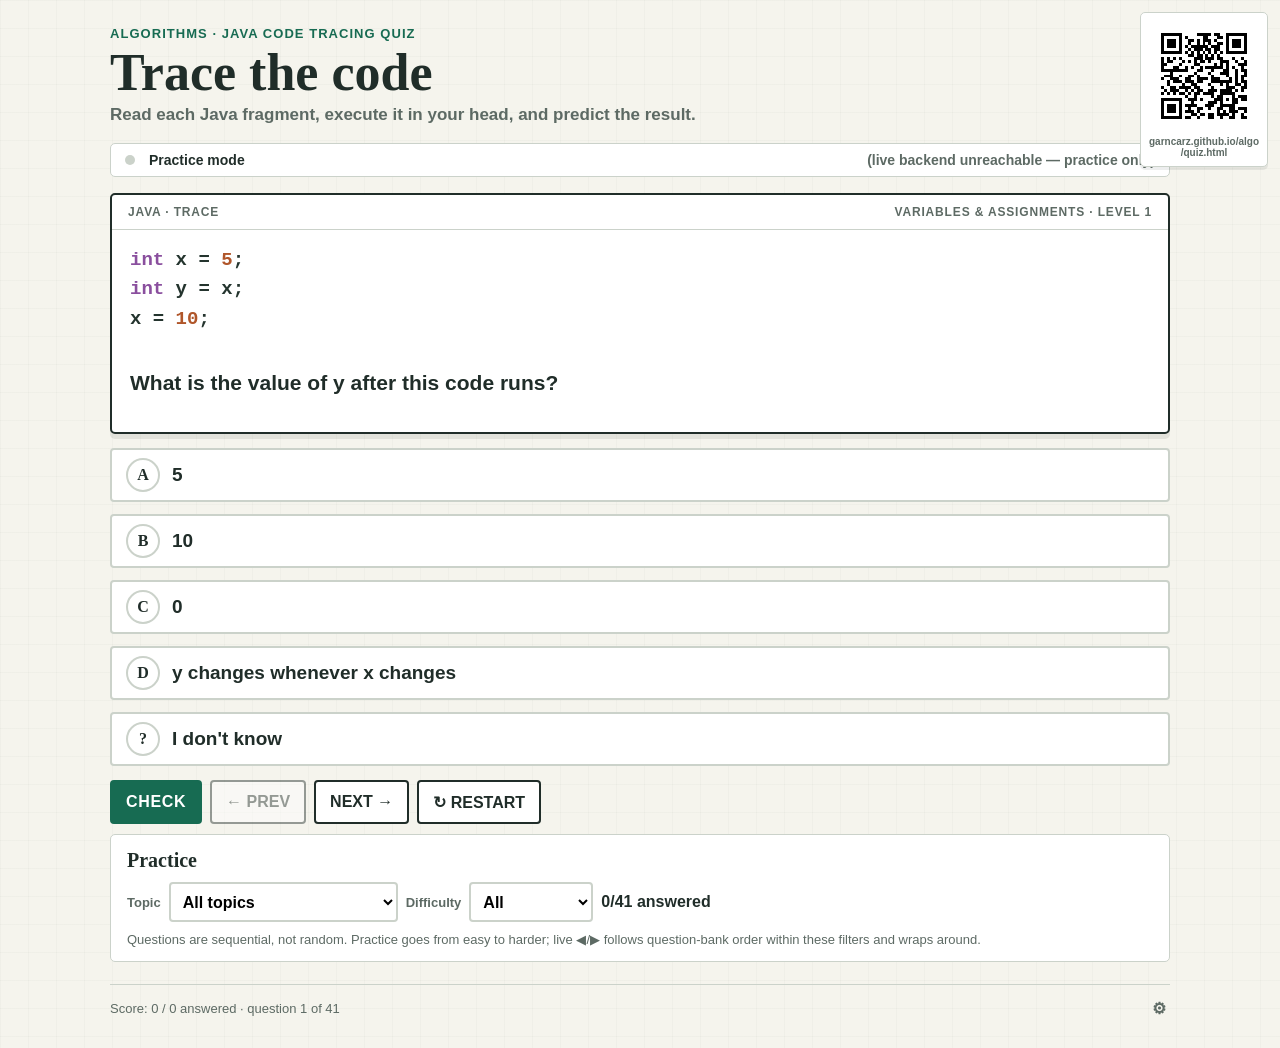
<file: quiz.html>
<!doctype html>
<html lang="en">
<head>
<meta charset="utf-8">
<meta name="viewport" content="width=device-width, initial-scale=1">
<meta name="theme-color" content="#f5f4ed">
<link rel="icon" type="image/svg+xml" href="favicon.svg">
<title>Trace the Code · Java Quiz</title>
<style>
  :root {
    color-scheme: light;
    --paper: #f5f4ed;
    --ink: #202d29;
    --muted: #5d6a64;
    --line: #cbd2ca;
    --green: #176b52;
    --green-soft: #e1f0e8;
    --red: #a83f34;
    --red-soft: #f8e7e1;
    --gold: #d49a25;
    --blue: #3975a3;
    --blue-soft: #e5eff5;
    font-family: "Avenir Next", Avenir, "Segoe UI", sans-serif;
  }
  * { box-sizing: border-box; }
  body {
    margin: 0;
    min-width: 0;
    min-height: 100vh;
    color: var(--ink);
    background-color: var(--paper);
    background-image: linear-gradient(rgba(32,45,41,.025) 1px, transparent 1px), linear-gradient(90deg, rgba(32,45,41,.025) 1px, transparent 1px);
    background-size: 28px 28px;
  }
  button, input, select { font: inherit; }
  button {
    min-height: 44px;
    border: 2px solid var(--ink);
    border-radius: 4px;
    padding: 8px 14px;
    color: var(--ink);
    background: #fff;
    font-weight: 800;
    cursor: pointer;
    transition: transform 120ms ease, background-color 120ms ease;
  }
  button:hover:not(:disabled) { background: #edf1eb; }
  button:disabled { opacity: .45; cursor: default; }
  button:focus-visible, input:focus-visible, select:focus-visible { outline: 3px solid var(--gold); outline-offset: 2px; }
  .page { width: min(100% - 40px, 1060px); margin: 0 auto; padding: 26px 0 20px; }
  header { margin-bottom: 18px; }
  .eyebrow { color: var(--green); font-size: 13px; font-weight: 900; letter-spacing: .08em; }
  .eyebrow a { color: inherit; text-decoration: none; }
  .eyebrow a:hover, .eyebrow a:focus-visible { text-decoration: underline; text-underline-offset: 3px; }
  h1 { margin: 6px 0 6px; font: 700 clamp(34px, 6vw, 52px)/1 Georgia, "Times New Roman", serif; }
  .intro { margin: 0; color: var(--muted); font-size: 17px; font-weight: 650; max-width: 62ch; }

  .session-strip {
    display: flex; flex-wrap: wrap; align-items: center; gap: 8px 14px;
    border: 1px solid var(--line); border-radius: 5px; background: #fff;
    padding: 8px 14px; margin-bottom: 16px; font-size: 14px; font-weight: 700;
  }
  .session-strip .dot { width: 10px; height: 10px; border-radius: 50%; background: var(--line); flex: 0 0 auto; }
  .session-strip.live .dot { background: var(--green); }
  .session-strip.closed .dot { background: var(--gold); }
  .session-strip .spacer { flex: 1 1 auto; }
  .session-strip .timer { font: 800 20px/1 ui-monospace, "SFMono-Regular", Consolas, monospace; letter-spacing: .04em; }
  .session-strip .timer.urgent { color: var(--red); }
  .session-strip .meta { color: var(--muted); font-weight: 700; }

  .layout { display: grid; gap: 16px; }
  .qr-side {
    position: fixed; top: 12px; right: 12px; z-index: 20; width: 128px;
    border: 1px solid var(--line); border-radius: 5px;
    background: #fff; padding: 8px; text-align: center;
    box-shadow: 0 3px 0 rgba(32,45,41,.08);
  }
  .qr-side .qr-box { width: 100%; height: auto; display: block; image-rendering: pixelated; }
  .qr-side p { margin: 5px 0 0; font-size: 10px; font-weight: 700; color: var(--muted); overflow-wrap: anywhere; }

  .card { border: 2px solid var(--ink); border-radius: 5px; background: #fff; box-shadow: 0 5px 0 rgba(32,45,41,.09); }
  .code-card { overflow: hidden; }
  .code-heading { display: flex; align-items: center; justify-content: space-between; gap: 12px; border-bottom: 1px solid var(--line); padding: 10px 16px; color: var(--muted); font-size: 12px; font-weight: 900; letter-spacing: .07em; }
  pre { overflow-x: auto; margin: 0; padding: 16px 18px; color: #24342e; font: 600 clamp(15px, 2vw, 19px)/1.55 ui-monospace, "SFMono-Regular", Consolas, monospace; tab-size: 4; }
  pre .kw { color: #8a4f9e; font-weight: 800; }
  pre .num { color: #b0562a; }
  pre .str { color: var(--green); }
  pre .type { color: var(--blue); }
  .ask { padding: 0 18px 16px; font-size: clamp(17px, 2.2vw, 21px); font-weight: 800; }

  .choices { display: grid; gap: 12px; padding: 14px 0; }
  .choice { position: relative; }
  .choice input { position: absolute; width: 1px; height: 1px; opacity: 0; }
  .choice label {
    display: flex; align-items: center; gap: 12px; min-height: 54px;
    border: 2px solid var(--line); border-radius: 4px; padding: 8px 14px;
    background: #fff; font-weight: 750; font-size: clamp(16px, 2vw, 19px);
    cursor: pointer; transition: border-color 120ms, background-color 120ms;
  }
  .choice label .letter {
    flex: 0 0 auto; width: 34px; height: 34px; display: grid; place-items: center;
    border: 2px solid var(--line); border-radius: 50%;
    font: 800 16px Georgia, serif;
  }
  .choice label:hover { border-color: var(--green); }
  .choice input:checked + label { border-color: var(--green); background: var(--green-soft); box-shadow: inset 0 0 0 1px var(--green); }
  .choice input:focus-visible + label { outline: 3px solid var(--gold); outline-offset: 2px; }
  .choice.locked label { cursor: default; }
  .choice.locked label:hover { border-color: var(--line); }
  .choice.locked input:checked + label { border-color: var(--green); }
  .choice.reveal-correct label { border-color: var(--green); background: var(--green-soft); }
  .choice.reveal-wrong label { border-color: var(--red); background: var(--red-soft); }
  .choice.dim label { opacity: .6; }

  .actions { display: flex; flex-wrap: wrap; align-items: center; gap: 8px; }
  .primary { border-color: var(--green); color: #fff; background: var(--green); letter-spacing: .04em; }
  .primary:hover:not(:disabled) { border-color: #105640; background: #105640; }
  .feedback { min-height: 0; border-left: 7px solid transparent; padding: 0; font-size: 16px; font-weight: 700; line-height: 1.5; }
  .feedback:not(:empty) { border-color: var(--green); padding: 12px 15px; background: rgba(255,255,255,.85); }
  .feedback.incorrect { border-color: var(--red); }
  .feedback .feedback-title { font-size: 19px; display: block; }
  .feedback.correct .feedback-title { color: var(--green); }
  .feedback.incorrect .feedback-title { color: var(--red); }
  .feedback .feedback-detail { display: block; margin-top: 4px; color: var(--ink); font-size: 15px; font-weight: 550; }

  .histogram { display: grid; gap: 6px; }
  .hist-row { display: grid; grid-template-columns: 34px minmax(0, 1fr) 46px; align-items: center; gap: 10px; }
  .hist-row .h-letter { font: 800 15px Georgia, serif; text-align: center; border: 2px solid var(--line); border-radius: 50%; width: 28px; height: 28px; display: grid; place-items: center; background: #fff; }
  .hist-row.correct .h-letter { border-color: var(--green); background: var(--green-soft); }
  .hist-track { height: 26px; background: rgba(32,45,41,.07); border-radius: 3px; overflow: hidden; }
  .hist-fill { height: 100%; background: var(--blue); width: 0; transition: width 260ms ease; }
  .hist-row.correct .hist-fill { background: var(--green); }
  .hist-row .h-count { text-align: right; font-weight: 800; font-variant-numeric: tabular-nums; }
  .hist-round { margin: 10px 0 4px; color: var(--muted); font-size: 13px; font-weight: 900; letter-spacing: .06em; }

  .panel { border: 1px solid var(--line); border-radius: 5px; background: #fff; padding: 14px 16px; }
  #practice-panel { margin-top: 10px; }
  .panel h2 { margin: 0 0 10px; font: 700 20px Georgia, serif; }
  .panel .row { display: flex; flex-wrap: wrap; gap: 8px; align-items: center; }
  .panel label { font-size: 13px; font-weight: 800; color: var(--muted); }
  .panel select { min-height: 40px; border: 2px solid var(--line); border-radius: 4px; padding: 4px 8px; background: #fff; font-weight: 700; }
  .panel .note { margin: 10px 0 0; color: var(--muted); font-size: 13px; }

  .teacher-bar { display: none; gap: 10px; }
  .teacher-bar.on { display: grid; }
  .teacher-bar .group { display: flex; flex-wrap: wrap; gap: 6px; align-items: center; }
  .teacher-bar .group + .group { border-top: 1px dashed var(--line); padding-top: 10px; }
  .teacher-bar button { min-height: 40px; padding: 6px 12px; font-size: 14px; }
  .teacher-bar .group-label { flex: 0 0 100%; color: var(--muted); font-size: 12px; font-weight: 900; letter-spacing: .06em; }
  .kbd-hint { color: var(--muted); font-size: 12px; }

  footer {
    display: flex; align-items: center; gap: 12px; flex-wrap: wrap;
    margin-top: 22px; padding: 10px 0 6px; border-top: 1px solid var(--line);
    color: var(--muted); font-size: 13px;
  }
  footer a { color: var(--muted); }
  footer a:hover { color: var(--red); }
  .teacher-toggle { margin-left: auto; min-height: 0; border: 0; background: none; padding: 4px; color: var(--muted); font-size: 16px; }
  .teacher-toggle:hover:not(:disabled) { background: none; transform: none; color: var(--ink); }

  dialog { border: 2px solid var(--ink); border-radius: 6px; padding: 20px 22px; max-width: 380px; background: #fff; }
  dialog::backdrop { background: rgba(32,45,41,.4); }
  dialog h2 { margin: 0 0 6px; font: 700 24px Georgia, serif; }
  dialog p { margin: 0 0 12px; color: var(--muted); font-size: 14px; }
  dialog input[type="password"], dialog input[type="url"] {
    width: 100%; min-height: 44px; border: 2px solid var(--line); border-radius: 4px; padding: 6px 10px; margin-bottom: 10px;
  }
  dialog .dialog-actions { display: flex; justify-content: flex-end; gap: 8px; }
  dialog .error { color: var(--red); font-size: 13px; font-weight: 800; min-height: 18px; margin: 0 0 8px; }

  .hidden { display: none !important; }

  @media (max-width: 880px) {
    .qr-side { position: static; width: auto; display: flex; align-items: center; gap: 10px; text-align: left; margin-bottom: 14px; }
    .qr-side .qr-box { width: 76px; height: 76px; flex: 0 0 auto; }
  }
  @media (max-width: 520px) {
    .page { width: min(100% - 24px, 1060px); padding-top: 18px; }
    .actions button { flex: 1 1 auto; }
  }
  @media (prefers-reduced-motion: reduce) {
    *, *::before, *::after { scroll-behavior: auto !important; animation-duration: .01ms !important; transition-duration: .01ms !important; }
  }
</style>
</head>
<body>
<main class="page">
  <header>
    <div class="eyebrow"><a href="index.html">ALGORITHMS</a> · JAVA CODE TRACING QUIZ</div>
    <h1>Trace the code</h1>
    <p class="intro">Read each Java fragment, execute it in your head, and predict the result.</p>
  </header>

  <div id="session-strip" class="session-strip" role="status">
    <span class="dot" aria-hidden="true"></span>
    <span id="session-label">Practice mode</span>
    <span class="spacer"></span>
    <span id="live-meta" class="meta"></span>
    <span id="timer" class="timer hidden" aria-live="off"></span>
  </div>

  <div id="layout" class="layout">
    <div class="main-col">
      <section class="card code-card" aria-labelledby="question-heading">
        <div class="code-heading">
          <span id="question-heading">JAVA · TRACE</span>
          <span id="question-tag"></span>
        </div>
        <pre id="code-pre"><code id="java-code"></code></pre>
        <p class="ask" id="ask"></p>
      </section>

      <form id="answer-form">
        <div id="choices" class="choices" role="radiogroup" aria-label="Answer choices"></div>
      </form>

      <div class="actions">
        <button id="submit" class="primary" type="button">CHECK</button>
        <button id="prev" type="button">← PREV</button>
        <button id="next" type="button">NEXT →</button>
        <button id="restart" type="button">↻ RESTART</button>
      </div>

      <div id="feedback" class="feedback" aria-live="polite" aria-atomic="true"></div>

      <section id="results-panel" class="panel hidden" aria-label="Voting results">
        <h2 id="results-heading">Responses</h2>
        <div id="histogram" class="histogram"></div>
        <p id="results-note" class="note"></p>
      </section>

      <section id="practice-panel" class="panel" aria-label="Practice settings">
        <h2>Practice</h2>
        <div class="row">
          <label for="topic-select">Topic</label>
          <select id="topic-select"></select>
          <label for="difficulty-select">Difficulty</label>
          <select id="difficulty-select">
            <option value="all">All</option>
            <option value="1">1 · easy</option>
            <option value="2">2 · medium</option>
            <option value="3">3 · harder</option>
          </select>
          <span id="progress" class="meta" style="font-weight:800"></span>
        </div>
        <p class="note">Questions are sequential, not random. Practice goes from easy to harder; live ◀/▶ follows question-bank order within these filters and wraps around.</p>
      </section>

      <section id="teacher-bar" class="panel teacher-bar" aria-label="Teacher controls">
        <div class="group">
          <span class="group-label">QUESTION</span>
          <button type="button" data-taction="prev-q">◀ Question</button>
          <button type="button" data-taction="next-q">Question ▶</button>
          <button type="button" data-taction="end-session">End session</button>
        </div>
        <div class="group">
          <span class="group-label">VOTING</span>
          <button type="button" data-taction="open-voting">Start voting</button>
          <button type="button" data-taction="close-voting">Close voting</button>
          <button type="button" data-taction="restart-round">Revote (new round)</button>
          <button type="button" data-taction="reveal-results">Reveal results</button>
          <button type="button" data-taction="reveal-answer">Reveal answer</button>
          <button type="button" data-taction="hide-panels">Hide results/answer</button>
        </div>
        <div class="group">
          <span class="group-label">TIMER</span>
          <select id="timer-select" aria-label="Voting time limit">
            <option value="0">No limit</option>
            <option value="15">15 s</option>
            <option value="30">30 s</option>
            <option value="60" selected>60 s</option>
            <option value="90">90 s</option>
            <option value="120">120 s</option>
            <option value="180">180 s</option>
          </select>
          <button type="button" data-taction="extend-timer">+30 s</button>
          <span class="kbd-hint">Keys: ←/→ question · S start · C close · R results · A answer · V revote</span>
        </div>
      </section>
    </div>

    <aside class="qr-side" aria-label="Open this quiz on your phone">
      <img class="qr-box" id="qr-box" alt="QR code for https://garncarz.github.io/algo/quiz.html" width="296" height="296" src="[data-uri]">
      <p>garncarz.github.io/algo/quiz.html</p>
    </aside>
  </div>

  <footer>
    <span id="score-line"></span>
    <button id="teacher-toggle" class="teacher-toggle" type="button" aria-label="Teacher login" title="">⚙</button>
  </footer>
</main>

<dialog id="login-dialog" aria-labelledby="login-title">
  <h2 id="login-title">Teacher login</h2>
  <p>Unlocks the session controls. Nothing is shown here that students shouldn't see.</p>
  <form method="dialog" id="login-form">
    <p class="error" id="login-error"></p>
    <input type="password" id="teacher-password" autocomplete="current-password" placeholder="Teacher password" aria-label="Teacher password">
    <div class="dialog-actions">
      <button type="button" id="login-cancel">Cancel</button>
      <button type="submit" class="primary" id="login-submit">Log in</button>
    </div>
  </form>
</dialog>

<script src="questions.js"></script>
<script>
"use strict";

/* ================= configuration ================= */
// Optional live-voting backend. Override for local development with
// quiz.html?backend=http://127.0.0.1:8000 (stored in sessionStorage).
const BACKEND_URL = (() => {
  const param = new URLSearchParams(location.search).get("backend");
  if (param) sessionStorage.setItem("quiz-backend-url", param);
  return sessionStorage.getItem("quiz-backend-url") || "https://algo.garncarz.cz";
})();
const HEALTH_TIMEOUT_MS = 2500;
const POLL_MS = 1500;

/* ================= tiny DOM helpers ================= */
const el = id => document.getElementById(id);
const sessionStrip = el("session-strip");
const sessionLabel = el("session-label");
const liveMeta = el("live-meta");
const timerEl = el("timer");
const questionTag = el("question-tag");
const codePre = el("code-pre");
const javaCode = el("java-code");
const askEl = el("ask");
const choicesEl = el("choices");
const submitBtn = el("submit");
const prevBtn = el("prev");
const nextBtn = el("next");
const restartBtn = el("restart");
const feedback = el("feedback");
const resultsPanel = el("results-panel");
const resultsHeading = el("results-heading");
const histogram = el("histogram");
const resultsNote = el("results-note");
const practicePanel = el("practice-panel");
const topicSelect = el("topic-select");
const difficultySelect = el("difficulty-select");
const progressEl = el("progress");
const teacherBar = el("teacher-bar");
const timerSelect = el("timer-select");
const scoreLine = el("score-line");
const teacherToggle = el("teacher-toggle");
const loginDialog = el("login-dialog");
const loginError = el("login-error");
const teacherPassword = el("teacher-password");

const LETTERS = ["A", "B", "C", "D"];
const UNKNOWN = "?";
const UNKNOWN_LABEL = "I don't know";

/* ================= code highlighting (lightweight) ================= */
const KEYWORDS = new Set(["int", "boolean", "String", "if", "else", "for", "while", "return", "new", "true", "false", "void", "double", "char", "long", "break", "continue"]);
function highlightJava(code) {
  const escaped = code
    .replace(/&/g, "&amp;").replace(/</g, "&lt;").replace(/>/g, "&gt;");
  return escaped.replace(
    /("(?:[^"\\]|\\.)*")|\b(\d+)\b|\b(int\[\]|int|boolean|String|if|else|for|while|return|new|true|false|void|double|char|long|break|continue)\b/g,
    (match, str, num, kw) => {
      if (str) return `<span class="str">${str}</span>`;
      if (num) return `<span class="num">${num}</span>`;
      if (kw === "int[]" || kw === "String") return `<span class="type">${kw}</span>`;
      return `<span class="kw">${kw}</span>`;
    }
  );
}

/* ================= browser session voter token ================= */
function voterToken() {
  let token = sessionStorage.getItem("quiz-voter-token");
  if (!token) {
    const bytes = new Uint8Array(16);
    crypto.getRandomValues(bytes);
    token = Array.from(bytes, b => b.toString(16).padStart(2, "0")).join("");
    sessionStorage.setItem("quiz-voter-token", token);
  }
  return token;
}

/* ================= backend client ================= */
const backend = {
  available: false,
  checked: false,
  token: sessionStorage.getItem("quiz-teacher-token") || null,

  async request(path, { method = "GET", body = null, timeout = HEALTH_TIMEOUT_MS } = {}) {
    const controller = new AbortController();
    const timer = setTimeout(() => controller.abort(), timeout);
    try {
      const headers = { "Content-Type": "application/json" };
      if (this.token) headers["Authorization"] = `Bearer ${this.token}`;
      const response = await fetch(`${BACKEND_URL}${path}`, {
        method,
        headers,
        body: body ? JSON.stringify(body) : null,
        signal: controller.signal
      });
      const data = await response.json().catch(() => ({}));
      return { status: response.status, data };
    } catch (error) {
      return { status: 0, data: { error: String(error) } };
    } finally {
      clearTimeout(timer);
    }
  },

  async checkHealth() {
    const { status, data } = await this.request("/api/health", { timeout: HEALTH_TIMEOUT_MS });
    this.available = status === 200 && data.ok === true;
    this.checked = true;
    return this.available;
  },

  async login(password) {
    const result = await this.request("/api/login", { method: "POST", body: { password }, timeout: 6000 });
    if (result.status === 200 && result.data.token) {
      this.token = result.data.token;
      sessionStorage.setItem("quiz-teacher-token", this.token);
      return { ok: true };
    }
    return { ok: false, error: result.data.error || "login failed" };
  },

  async logout() {
    await this.request("/api/logout", { method: "POST" });
    this.token = null;
    sessionStorage.removeItem("quiz-teacher-token");
  },

  async teacher(path, body = {}) {
    const result = await this.request(path, { method: "POST", body });
    if (result.status === 401) {
      this.token = null;
      sessionStorage.removeItem("quiz-teacher-token");
      setTeacher(false);
    }
    return result;
  }
};

/* ================= mode & state ================= */
const app = {
  mode: "practice",            // "practice" | "live"
  isTeacher: false,
  // practice:
  practiceDeck: [],
  practiceIndex: 0,
  practiceAnswers: {},         // questionId -> {choice, correct}
  practiceChecked: false,
  // live:
  live: null,                  // last /api/state payload
  myVote: null,                // option voted this round (local mirror)
  lastVersion: -1,
  clockOffset: 0,              // server_time - client_time
  pollTimer: null,
  timerTicker: null
};

function questionById(id) {
  return QUESTIONS.find(q => q.id === id) || null;
}

function topicLabel(topic) {
  return TOPICS[topic] || topic;
}

/* ================= rendering ================= */
function renderQuestion(question, { live = false } = {}) {
  questionTag.textContent = `${topicLabel(question.topic).toUpperCase()} · LEVEL ${question.difficulty}${live ? " · LIVE" : ""}`;
  if (question.code) {
    codePre.classList.remove("hidden");
    javaCode.innerHTML = highlightJava(question.code);
  } else {
    codePre.classList.add("hidden");
  }
  askEl.textContent = question.ask;
}

function renderChoices({ locked = false, reveal = null, selected = null } = {}) {
  const question = currentQuestion();
  if (!question) return;
  const items = question.options.map((text, index) => ({ letter: LETTERS[index], text }));
  items.push({ letter: UNKNOWN, text: UNKNOWN_LABEL });
  choicesEl.replaceChildren(...items.map(({ letter, text }) => {
    const item = document.createElement("div");
    item.className = "choice";
    if (locked) item.classList.add("locked");
    const input = document.createElement("input");
    input.type = "radio";
    input.name = "answer";
    input.value = letter;
    input.id = `choice-${letter === UNKNOWN ? "unknown" : letter}`;
    input.disabled = locked;
    if (selected === letter) input.checked = true;
    const label = document.createElement("label");
    label.htmlFor = input.id;
    const badge = document.createElement("span");
    badge.className = "letter";
    badge.textContent = letter === UNKNOWN ? "?" : letter;
    const span = document.createElement("span");
    span.textContent = text;
    label.append(badge, span);
    if (reveal) {
      if (letter === reveal.correct) item.classList.add("reveal-correct");
      else if (letter === reveal.selected && letter !== UNKNOWN) item.classList.add("reveal-wrong");
      else if (letter !== reveal.selected) item.classList.add("dim");
      input.disabled = true;
      item.classList.add("locked");
    }
    item.append(input, label);
    return item;
  }));
}

function setFeedback(kind, title, detailHtml) {
  if (!title) {
    feedback.className = "feedback";
    feedback.textContent = "";
    return;
  }
  feedback.className = `feedback ${kind || ""}`.trim();
  const titleEl = document.createElement("span");
  titleEl.className = "feedback-title";
  titleEl.textContent = title;
  feedback.replaceChildren(titleEl);
  if (detailHtml) {
    const detail = document.createElement("span");
    detail.className = "feedback-detail";
    detail.innerHTML = detailHtml;
    feedback.append(detail);
  }
}

function histogramRows(counts, { correct = null } = {}) {
  const total = Object.values(counts).reduce((a, b) => a + b, 0);
  const rows = [...LETTERS, UNKNOWN].map(letter => {
    const count = counts[letter] || 0;
    const row = document.createElement("div");
    row.className = "hist-row" + (correct === letter ? " correct" : "");
    const badge = document.createElement("span");
    badge.className = "h-letter";
    badge.textContent = letter === UNKNOWN ? "?" : letter;
    const track = document.createElement("div");
    track.className = "hist-track";
    const fill = document.createElement("div");
    fill.className = "hist-fill";
    fill.style.width = total ? `${(count / total) * 100}%` : "0%";
    track.append(fill);
    const num = document.createElement("span");
    num.className = "h-count";
    num.textContent = count;
    row.append(badge, track, num);
    return row;
  });
  return { rows, total };
}

function renderResults(live) {
  if (!live || !live.results_visible || !live.results) {
    resultsPanel.classList.add("hidden");
    return;
  }
  resultsPanel.classList.remove("hidden");
  const correct = live.answer_visible ? currentQuestion()?.correct : null;
  histogram.replaceChildren();
  const { rows, total } = histogramRows(live.results, { correct });
  rows.forEach(row => histogram.append(row));
  const history = (live.history || []).filter(item => item.round !== live.round);
  const pastForQuestion = history.filter(item => item.question_id === live.question_id);
  for (const item of pastForQuestion) {
    const heading = document.createElement("p");
    heading.className = "hist-round";
    heading.textContent = `ROUND ${item.round} (earlier)`;
    histogram.append(heading);
    const { rows: pastRows } = histogramRows(item.counts, { correct });
    pastRows.forEach(row => histogram.append(row));
  }
  resultsHeading.textContent = `Responses · round ${live.round} · ${total} vote${total === 1 ? "" : "s"}`;
  const unknowns = live.results[UNKNOWN] || 0;
  resultsNote.textContent = live.answer_visible
    ? `${unknowns} “I don't know” response${unknowns === 1 ? "" : "s"} (counted separately).`
    : "The correct answer is not marked yet.";
}

function updateStrip() {
  sessionStrip.classList.toggle("live", app.mode === "live" && app.live?.voting === "open");
  sessionStrip.classList.toggle("closed", app.mode === "live" && app.live && app.live.voting !== "open");
  if (app.mode === "live" && app.live) {
    const status = { idle: "get ready", open: "voting open", closed: "voting closed" }[app.live.voting] || "";
    sessionLabel.textContent = `Live session · ${status}`;
    liveMeta.textContent = `round ${app.live.round} · ${app.live.responses} response${app.live.responses === 1 ? "" : "s"}`;
  } else if (app.mode === "practice") {
    sessionLabel.textContent = "Practice mode";
    liveMeta.textContent = backend.checked && !backend.available ? "(live backend unreachable — practice only)" : "";
  } else {
    sessionLabel.textContent = "Practice mode";
    liveMeta.textContent = "";
  }
  updateScoreLine();
}

function updateScoreLine() {
  if (app.mode !== "practice") {
    scoreLine.textContent = "";
    return;
  }
  const total = app.practiceDeck.length;
  const answered = Object.keys(app.practiceAnswers).length;
  const correct = Object.values(app.practiceAnswers).filter(a => a.correct).length;
  scoreLine.textContent = total ? `Score: ${correct} / ${answered} answered · question ${app.practiceIndex + 1} of ${total}` : "";
  progressEl.textContent = total ? `${answered}/${total} answered` : "No questions in this selection";
}

/* ================= practice mode ================= */
function buildDeck() {
  const topic = topicSelect.value;
  const difficulty = difficultySelect.value;
  const filtered = QUESTIONS.filter(q =>
    (topic === "all" || q.topic === topic) &&
    (difficulty === "all" || q.difficulty === Number(difficulty))
  );
  app.practiceDeck = filtered.sort((a, b) => a.difficulty - b.difficulty || QUESTIONS.indexOf(a) - QUESTIONS.indexOf(b));
  app.practiceIndex = 0;
  app.practiceAnswers = {};
}

function currentQuestion() {
  if (app.mode === "live" && app.live) return questionById(app.live.question_id);
  return app.practiceDeck[app.practiceIndex] || null;
}

// Question pool the teacher steps through in live mode: honours the
// topic/difficulty filter so selecting a topic scopes the live session.
// Falls back to the full bank when the filter matches nothing.
function teacherDeck() {
  const topic = topicSelect.value;
  const difficulty = difficultySelect.value;
  const filtered = QUESTIONS.filter(q =>
    (topic === "all" || q.topic === topic) &&
    (difficulty === "all" || q.difficulty === Number(difficulty))
  );
  return filtered.length ? filtered : QUESTIONS;
}

function renderPractice() {
  const question = currentQuestion();
  if (!question) {
    renderChoicesEmpty("No questions match this selection.");
    submitBtn.disabled = true;
    prevBtn.disabled = nextBtn.disabled = true;
    updateScoreLine();
    return;
  }
  renderQuestion(question);
  const record = app.practiceAnswers[question.id];
  if (record) {
    renderChoices({ locked: true, reveal: { correct: question.correct, selected: record.choice }, selected: record.choice });
    const title = record.choice === UNKNOWN
      ? `You didn't know — the answer is ${question.correct}.`
      : record.correct ? "✓ Correct!" : `✗ Not quite — the answer is ${question.correct}.`;
    setFeedback(record.correct ? "correct" : "incorrect", title, question.explanation);
  } else {
    renderChoices({ selected: null });
    setFeedback(null, null);
  }
  submitBtn.textContent = "CHECK";
  submitBtn.disabled = Boolean(record);
  prevBtn.disabled = app.practiceIndex <= 0;
  nextBtn.disabled = app.practiceIndex >= app.practiceDeck.length - 1;
  resultsPanel.classList.add("hidden");
  updateStrip();
}

function renderChoicesEmpty(message) {
  const p = document.createElement("p");
  p.style.color = "var(--muted)";
  p.textContent = message;
  choicesEl.replaceChildren(p);
}

function submitPractice() {
  const question = currentQuestion();
  if (!question) return;
  const selected = document.querySelector('input[name="answer"]:checked');
  if (!selected) {
    setFeedback("incorrect", "Choose an answer first.", "Pick A, B, C, D — or “I don't know”.");
    return;
  }
  const choice = selected.value;
  const correct = choice === question.correct;
  app.practiceAnswers[question.id] = { choice, correct };
  renderPractice();
}

/* ================= live mode ================= */
function renderLive() {
  const live = app.live;
  const question = currentQuestion();
  if (!live || !question) {
    renderChoicesEmpty("Waiting for the teacher to start the session…");
    submitBtn.disabled = true;
    prevBtn.disabled = nextBtn.disabled = restartBtn.disabled = true;
    updateStrip();
    return;
  }
  renderQuestion(question, { live: true });
  const votingOpen = live.voting === "open";
  const alreadyVoted = app.myVote !== null && app.myVoteRound === live.round;
  // Preserve a selection the user made since the last render (polling
  // re-renders would otherwise wipe the checked radio before VOTE is hit).
  const pending = document.querySelector('input[name="answer"]:checked');
  const pendingChoice = votingOpen && !alreadyVoted && pending ? pending.value : null;
  if (votingOpen) {
    renderChoices({ locked: alreadyVoted, selected: alreadyVoted ? app.myVote : pendingChoice });
    submitBtn.disabled = alreadyVoted;
    submitBtn.textContent = alreadyVoted ? "VOTED ✓" : "VOTE";
    if (alreadyVoted) {
      setFeedback(null, "Vote recorded.", "You can see the results once the teacher reveals them.");
    } else {
      setFeedback(null, null);
    }
  } else {
    renderChoices({
      locked: true,
      selected: alreadyVoted ? app.myVote : null,
      reveal: live.answer_visible ? { correct: question.correct, selected: app.myVote } : null
    });
    submitBtn.disabled = true;
    submitBtn.textContent = live.voting === "closed" ? "CLOSED" : "VOTE";
    if (live.answer_visible) {
      const title = !alreadyVoted
        ? `The correct answer is ${question.correct}.`
        : app.myVote === question.correct ? "✓ Correct!" : `✗ The correct answer is ${question.correct}.`;
      setFeedback(app.myVote === question.correct ? "correct" : "incorrect", title, question.explanation);
    } else if (live.voting === "closed") {
      setFeedback(null, "Voting is closed.", alreadyVoted ? "Waiting for the teacher to reveal the results…" : "You didn't vote this round.");
    } else {
      setFeedback(null, null);
    }
  }
  renderResults(live);
  updateStrip();
}

async function poll() {
  if (app.mode !== "live") return;
  const { status, data } = await backend.request("/api/state");
  if (status === 200 && data.active) {
    const changedQuestion = app.live && data.question_id !== app.live.question_id;
    const changedRound = app.live && data.round !== app.live.round;
    const changedVersion = !app.live || data.version !== app.live.version;
    app.live = data;
    app.clockOffset = data.server_time - Date.now() / 1000;
    if (changedQuestion || changedRound) {
      app.myVote = null;
      app.myVoteRound = null;
    }
    // Only rebuild the choices when the server state actually changed —
    // otherwise every poll would wipe the user's in-progress selection.
    if (changedVersion) renderLive();
    else updateStrip();
  } else if (status === 200 && !data.active) {
    leaveLiveMode("The live session has ended.");
  }
}

function startPolling() {
  stopPolling();
  app.pollTimer = setInterval(poll, POLL_MS);
  app.timerTicker = setInterval(tickTimer, 250);
}

function stopPolling() {
  if (app.pollTimer) clearInterval(app.pollTimer);
  if (app.timerTicker) clearInterval(app.timerTicker);
  app.pollTimer = app.timerTicker = null;
  timerEl.classList.add("hidden");
}

function tickTimer() {
  const live = app.live;
  if (!live || live.voting !== "open" || !live.deadline) {
    timerEl.classList.add("hidden");
    return;
  }
  const remaining = Math.max(0, live.deadline - (Date.now() / 1000 + app.clockOffset));
  const minutes = Math.floor(remaining / 60);
  timerEl.textContent = `${minutes}:${String(Math.floor(remaining % 60)).padStart(2, "0")}`;
  timerEl.classList.toggle("urgent", remaining <= 10);
  timerEl.classList.remove("hidden");
}

function enterLiveMode() {
  app.mode = "live";
  app.live = null;
  app.myVote = null;
  // Teachers keep the filter panel (it scopes live navigation); students don't.
  practicePanel.classList.toggle("hidden", !app.isTeacher);
  prevBtn.classList.add("hidden");
  nextBtn.classList.add("hidden");
  restartBtn.classList.add("hidden");
  startPolling();
  poll();
  renderLive();
}

function leaveLiveMode(message) {
  app.mode = "practice";
  app.live = null;
  stopPolling();
  practicePanel.classList.remove("hidden");
  prevBtn.classList.remove("hidden");
  nextBtn.classList.remove("hidden");
  restartBtn.classList.remove("hidden");
  if (message) setFeedback(null, message, null);
  renderPractice();
}

async function submitVote() {
  const selected = document.querySelector('input[name="answer"]:checked');
  if (!selected || !app.live) return;
  submitBtn.disabled = true;
  const { status, data } = await backend.request("/api/vote", {
    method: "POST",
    body: { option: selected.value, voter: voterToken(), round: app.live.round, question_id: app.live.question_id }
  });
  if (status === 200 && data.ok) {
    app.myVote = selected.value;
    app.myVoteRound = app.live.round;
  } else {
    submitBtn.disabled = false;
    setFeedback("incorrect", "Vote not recorded.", data.error === "voting is closed" ? "Voting has just been closed." : "Please try again.");
  }
  await poll();
}

/* ================= teacher ================= */
function setTeacher(on) {
  app.isTeacher = on;
  teacherBar.classList.toggle("on", on);
  practicePanel.classList.toggle("hidden", app.mode === "live" && !on);
  teacherToggle.textContent = on ? "⚙✓" : "⚙";
  teacherToggle.setAttribute("aria-label", on ? "Teacher logged in" : "Teacher login");
}

async function teacherAction(action) {
  const duration = Number(timerSelect.value) || null;
  const routes = {
    "open-voting": ["/api/voting/open", { duration }],
    "close-voting": ["/api/voting/close", {}],
    "restart-round": ["/api/voting/open", { duration }],
    "reveal-results": ["/api/reveal", { kind: "results", visible: true }],
    "reveal-answer": ["/api/reveal", { kind: "answer", visible: true }],
    "extend-timer": ["/api/timer", { action: "extend", seconds: 30 }],
    "end-session": ["/api/session/end", {}]
  };
  if (action === "hide-panels") {
    await backend.teacher("/api/reveal", { kind: "answer", visible: false });
    const { status } = await backend.teacher("/api/reveal", { kind: "results", visible: false });
    if (status === 200) await poll();
    return;
  }
  if (action === "prev-q" || action === "next-q") {
    const deck = teacherDeck();
    const current = app.live ? questionById(app.live.question_id) : null;
    const index = current ? deck.indexOf(current) : -1;
    // Wrap around inside the filtered deck; -1 (current question not in the
    // filter) starts from the deck's first question.
    const step = action === "next-q" ? 1 : -1;
    const nextQuestion = deck[(index + step + deck.length) % deck.length] || deck[0];
    routes[action] = ["/api/question", { question_id: nextQuestion.id }];
  }
  const [path, body] = routes[action] || [];
  if (!path) return;
  const { status } = await backend.teacher(path, body);
  if (status === 200) await poll();
  else setFeedback("incorrect", "Teacher action failed.", status === 401 ? "Please log in again." : "Please retry. The server could not complete the action.");
}

async function beginTeacherSession() {
  const started = await backend.teacher("/api/session/start");
  if (started.status !== 200) {
    setFeedback("incorrect", "Could not start the session.", "Please log in and try again.");
    return;
  }
  const deck = teacherDeck();
  const current = app.live ? questionById(app.live.question_id) : null;
  if (!current || !deck.includes(current)) {
    // Start on the first question of the selected topic/difficulty.
    const selected = await backend.teacher("/api/question", { question_id: deck[0].id });
    if (selected.status !== 200) {
      setFeedback("incorrect", "Could not select the question.", "Please log in and try again.");
      return;
    }
  }
  setTeacher(true);
  enterLiveMode();
  await poll();
}

/* ================= wiring ================= */
function fillTopicSelect() {
  const all = document.createElement("option");
  all.value = "all";
  all.textContent = "All topics";
  topicSelect.append(all);
  for (const [value, label] of Object.entries(TOPICS)) {
    const option = document.createElement("option");
    option.value = value;
    option.textContent = label;
    topicSelect.append(option);
  }
}

submitBtn.addEventListener("click", () => {
  if (app.mode === "live") submitVote();
  else submitPractice();
});

prevBtn.addEventListener("click", () => {
  if (app.practiceIndex > 0) {
    app.practiceIndex -= 1;
    renderPractice();
  }
});

nextBtn.addEventListener("click", () => {
  if (app.practiceIndex < app.practiceDeck.length - 1) {
    app.practiceIndex += 1;
    renderPractice();
  }
});

restartBtn.addEventListener("click", () => {
  buildDeck();
  renderPractice();
});

// In live mode the teacher can retarget the session by changing the filter:
// jump straight to the first question of the newly selected topic/difficulty.
async function onFilterChange() {
  buildDeck();
  if (app.mode === "live" && app.isTeacher) {
    const deck = teacherDeck();
    const current = app.live ? questionById(app.live.question_id) : null;
    if (!current || !deck.includes(current)) {
      await backend.teacher("/api/question", { question_id: deck[0].id });
      await poll();
    }
    return;
  }
  renderPractice();
}

topicSelect.addEventListener("change", onFilterChange);
difficultySelect.addEventListener("change", onFilterChange);

choicesEl.addEventListener("keydown", event => {
  if (app.mode === "live" && submitBtn.disabled) return;
  const letter = event.key.toUpperCase();
  const target = LETTERS.includes(letter) ? letter : (letter === "?" || event.key === "0" ? UNKNOWN : null);
  if (target) {
    const input = document.querySelector(`input[name="answer"][value="${target}"]:not(:disabled)`);
    if (input) { input.checked = true; event.preventDefault(); }
  }
});

teacherToggle.addEventListener("click", async () => {
  if (app.isTeacher) return;
  if (!backend.checked) await backend.checkHealth();
  if (!backend.available) {
    setFeedback("incorrect", "Live backend is unreachable.", "The quiz works in practice mode; live voting needs the backend server.");
    return;
  }
  loginError.textContent = "";
  teacherPassword.value = "";
  loginDialog.showModal();
  teacherPassword.focus();
});

el("login-cancel").addEventListener("click", () => loginDialog.close());

el("login-form").addEventListener("submit", async event => {
  event.preventDefault();
  const password = teacherPassword.value;
  if (!password) return;
  el("login-submit").disabled = true;
  const result = await backend.login(password);
  el("login-submit").disabled = false;
  if (!result.ok) {
    loginError.textContent = result.error === "wrong password" ? "Wrong password." : `Login failed: ${result.error}`;
    return;
  }
  loginDialog.close();
  teacherPassword.value = "";
  await beginTeacherSession();
});

teacherBar.addEventListener("click", event => {
  const button = event.target.closest("button[data-taction]");
  if (button) teacherAction(button.dataset.taction);
});

document.addEventListener("keydown", event => {
  if (!app.isTeacher || app.mode !== "live") return;
  if (event.target.matches("input, select, textarea") || event.ctrlKey || event.metaKey || event.altKey) return;
  const map = {
    ArrowLeft: "prev-q",
    ArrowRight: "next-q",
    s: "open-voting",
    c: "close-voting",
    r: "reveal-results",
    a: "reveal-answer",
    v: "restart-round"
  };
  const action = map[event.key] || map[event.key.toLowerCase?.() || ""];
  if (action) {
    event.preventDefault();
    teacherAction(action);
  }
});

/* ================= boot ================= */
async function boot() {
  fillTopicSelect();
  buildDeck();
  renderPractice();
  updateStrip();

  const healthy = await backend.checkHealth();
  if (healthy) {
    const { status, data } = await backend.request("/api/state");
    if (status === 200 && data.active) {
      enterLiveMode();
      if (backend.token) {
        const check = await backend.teacher("/api/timer", { action: "extend", seconds: 0 });
        if (check.status === 200) setTeacher(true);
      }
      return;
    }
  }
  updateStrip();
}

boot();
</script>
</body>
</html>
</file>
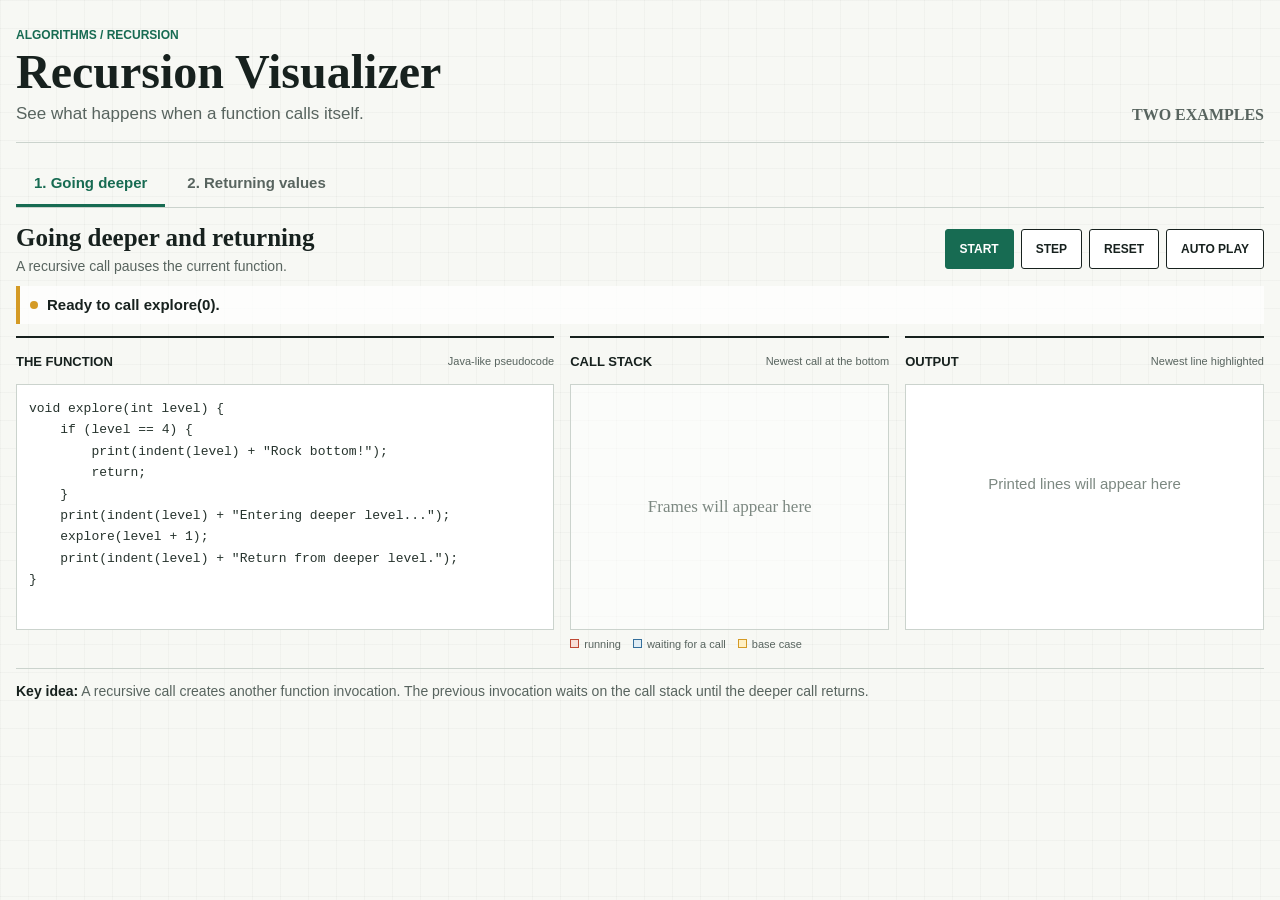
<file: recursion_visualizer.html>
<!doctype html>
<html lang="en">
<head>
  <meta charset="utf-8">
  <meta name="viewport" content="width=device-width, initial-scale=1">
  <meta name="theme-color" content="#174b3b">
  <link rel="icon" type="image/svg+xml" href="favicon.svg">
  <title>Recursion Visualizer</title>
  <style>
    :root {
      color-scheme: light;
      --paper: #f7f8f4;
      --ink: #17211e;
      --muted: #58645f;
      --line: #cbd3cd;
      --green: #176b52;
      --green-soft: #d9eee5;
      --coral: #bf4935;
      --coral-soft: #f8dfd8;
      --gold: #d49a25;
      --gold-soft: #fff0c4;
      --blue: #356f9b;
      --blue-soft: #e0edf5;
      --white: #fff;
      font-family: "Avenir Next", Avenir, "Segoe UI", sans-serif;
      font-synthesis: none;
      text-rendering: optimizeLegibility;
    }
    * { box-sizing: border-box; }
    body {
      margin: 0;
      min-width: 320px;
      min-height: 100vh;
      color: var(--ink);
      background: var(--paper);
      background-image: linear-gradient(rgba(23,33,30,.027) 1px, transparent 1px), linear-gradient(90deg, rgba(23,33,30,.027) 1px, transparent 1px);
      background-size: 28px 28px;
    }
    button { font: inherit; }
    button:focus-visible, [role="tab"]:focus-visible { outline: 3px solid var(--gold); outline-offset: 3px; }
    .page { width: min(1480px, calc(100% - 32px)); margin: 0 auto; padding: 28px 0 18px; }
    .page-header { display: flex; align-items: end; justify-content: space-between; gap: 24px; padding-bottom: 18px; border-bottom: 1px solid var(--line); }
    .eyebrow { color: var(--green); font-size: 12px; font-weight: 900; }
    .eyebrow a { color: inherit; text-decoration: none; }
    .eyebrow a:hover, .eyebrow a:focus-visible { text-decoration: underline; text-underline-offset: 3px; }
    h1 { margin: 6px 0 0; font: 700 48px/1 Georgia, "Times New Roman", serif; }
    .subtitle { margin: 8px 0 0; color: var(--muted); font-size: 17px; }
    .example-number { color: var(--muted); font: 700 16px Georgia, serif; white-space: nowrap; }
    .tabs { display: flex; gap: 4px; margin: 18px 0 16px; border-bottom: 1px solid var(--line); }
    [role="tab"] { position: relative; min-height: 46px; border: 0; border-bottom: 3px solid transparent; padding: 8px 18px; color: var(--muted); background: transparent; font-size: 15px; font-weight: 800; cursor: pointer; }
    [role="tab"][aria-selected="true"] { border-bottom-color: var(--green); color: var(--green); }
    [role="tabpanel"][hidden] { display: none; }
    .example-heading { display: flex; align-items: center; justify-content: space-between; gap: 18px; margin: 0 0 12px; }
    h2 { margin: 0; font: 700 25px/1.15 Georgia, "Times New Roman", serif; }
    .concept { margin: 5px 0 0; color: var(--muted); font-size: 14px; }
    .controls { display: flex; flex-wrap: wrap; gap: 7px; }
    .controls button { min-height: 40px; border: 1.5px solid var(--ink); border-radius: 3px; padding: 7px 14px; color: var(--ink); background: var(--white); font-size: 12px; font-weight: 900; cursor: pointer; }
    .controls button:hover:not(:disabled) { color: var(--white); background: var(--ink); }
    .controls button.primary { border-color: var(--green); color: var(--white); background: var(--green); }
    .controls button.primary:hover:not(:disabled) { border-color: #105640; background: #105640; }
    .controls button:disabled { opacity: .42; cursor: not-allowed; }
    .status { min-height: 38px; display: flex; align-items: center; gap: 9px; margin: 0 0 12px; padding: 7px 10px; border-left: 4px solid var(--gold); background: rgba(255,255,255,.76); font-size: 15px; font-weight: 750; }
    .status::before { content: ""; width: 8px; height: 8px; flex: 0 0 auto; border-radius: 50%; background: var(--gold); }
    .workbench { display: grid; grid-template-columns: minmax(460px, 1.35fr) minmax(300px, .8fr) minmax(270px, .9fr); gap: 16px; align-items: stretch; }
    .work-panel { min-width: 0; border-top: 2px solid var(--ink); padding-top: 10px; }
    .panel-heading { display: flex; justify-content: space-between; align-items: center; gap: 8px; min-height: 27px; margin-bottom: 9px; }
    h3 { margin: 0; font-size: 13px; font-weight: 900; }
    .panel-hint { color: var(--muted); font-size: 11px; }
    pre { margin: 0; white-space: pre; }
    .code { min-height: 246px; overflow: auto; padding: 13px 12px; border: 1px solid var(--line); background: var(--white); color: #26332d; font: 13px/1.65 "SFMono-Regular", Consolas, "Liberation Mono", monospace; white-space: pre-wrap; overflow-wrap: anywhere; }
    .code .keyword { color: var(--blue); font-weight: 700; }
    .code .active-line { display: inline-block; min-width: 100%; margin-inline: -5px; padding-inline: 5px; background: var(--gold-soft); }
    .stack { min-height: 246px; display: flex; flex-direction: column; justify-content: end; gap: 6px; padding: 10px; border: 1px solid var(--line); background: rgba(255,255,255,.48); }
    .stack-empty { margin: auto; color: #7c8881; font: 17px Georgia, serif; text-align: center; }
    .frame { display: grid; grid-template-columns: auto 1fr; gap: 1px 10px; align-items: center; min-height: 51px; padding: 7px 9px; border: 1.5px solid var(--line); background: var(--white); animation: arrive .18s ease-out; }
    .frame.current { border-color: var(--coral); background: var(--coral-soft); }
    .frame.waiting { border-left: 5px solid var(--blue); }
    .frame.base { border-color: var(--gold); background: var(--gold-soft); }
    .frame.returned { border-color: var(--green); background: var(--green-soft); }
    .frame-name { grid-row: span 2; font: 700 19px/1 Georgia, serif; white-space: nowrap; }
    .frame-detail { min-width: 0; color: var(--muted); font-size: 12px; line-height: 1.25; }
    .frame-state { justify-self: end; color: var(--green); font-size: 10px; font-weight: 900; text-transform: uppercase; }
    @keyframes arrive { from { opacity: .45; transform: translateY(5px); } to { opacity: 1; transform: translateY(0); } }
    .output { min-height: 246px; max-height: 350px; overflow: auto; padding: 10px; border: 1px solid var(--line); background: var(--white); font: 14px/1.7 "SFMono-Regular", Consolas, "Liberation Mono", monospace; }
    .output-empty { color: #7c8881; font: 15px/1.5 "Avenir Next", Avenir, sans-serif; text-align: center; padding-top: 78px; }
    .output-line { min-height: 24px; padding: 1px 5px; white-space: pre; }
    .output-line.newest { color: var(--ink); background: var(--gold-soft); font-weight: 800; }
    .stack-key { display: flex; flex-wrap: wrap; gap: 12px; margin-top: 8px; color: var(--muted); font-size: 11px; }
    .key-item { display: inline-flex; align-items: center; gap: 5px; }
    .key-dot { width: 9px; height: 9px; border: 1px solid var(--line); background: var(--white); }
    .key-dot.waiting { border-color: var(--blue); background: var(--blue-soft); }
    .key-dot.current { border-color: var(--coral); background: var(--coral-soft); }
    .key-dot.base { border-color: var(--gold); background: var(--gold-soft); }
    .takeaway { margin: 18px 0 0; padding: 12px 0 0; border-top: 1px solid var(--line); color: var(--muted); font-size: 14px; line-height: 1.5; }
    .takeaway strong { color: var(--ink); }
    .factorial-workbench { grid-template-columns: minmax(460px, 1.35fr) minmax(300px, .8fr) minmax(270px, .9fr); }
    .factorial-workbench .code { min-height: 292px; }
    .factorial-stack { min-height: 292px; }
    .factorial-trace { min-height: 292px; max-height: 400px; overflow: auto; padding: 10px; border: 1px solid var(--line); background: var(--white); font: 14px/1.75 "SFMono-Regular", Consolas, "Liberation Mono", monospace; }
    .trace-empty { padding-top: 98px; color: #7c8881; font: 15px/1.5 "Avenir Next", Avenir, sans-serif; text-align: center; }
    .trace-line { min-height: 25px; padding: 1px 5px; white-space: pre; }
    .trace-line.newest { background: var(--gold-soft); font-weight: 800; }
    .result { margin-top: 12px; padding: 10px 12px; border: 1.5px solid var(--green); background: var(--green-soft); color: var(--green); font: 700 23px Georgia, serif; text-align: center; }
    .result[hidden] { display: none; }
    .factorial-takeaway { margin-top: 12px; }
    @media (max-width: 1130px) {
      .workbench, .factorial-workbench { grid-template-columns: minmax(0, .9fr) minmax(0, 1.1fr); }
      .output-panel, .trace-panel { grid-column: 1 / -1; }
      .output, .factorial-trace { min-height: 160px; max-height: 240px; }
      .output-empty, .trace-empty { padding-top: 55px; }
      .code { font-size: 12px; }
    }
    @media (max-width: 620px) {
      .page { width: min(100% - 28px, 1280px); padding-top: 20px; }
      .page-header { align-items: start; flex-direction: column; gap: 9px; }
      h1 { font-size: 39px; }
      .tabs { margin-top: 12px; }
      [role="tab"] { flex: 1; padding-inline: 7px; font-size: 13px; }
      .example-heading { align-items: start; flex-direction: column; gap: 10px; }
      .controls { width: 100%; display: grid; grid-template-columns: repeat(2, minmax(0, 1fr)); }
      .controls button { width: 100%; }
      .workbench, .factorial-workbench { grid-template-columns: minmax(0, 1fr); gap: 14px; }
      .output-panel, .trace-panel { grid-column: auto; }
      .code { min-height: auto; font-size: 12px; }
      .factorial-workbench .code { min-height: auto; }
      .stack, .factorial-stack { min-height: 230px; }
      .output, .factorial-trace { min-height: 170px; }
    }
    @media (prefers-reduced-motion: reduce) { *, *::before, *::after { animation-duration: .01ms !important; transition-duration: .01ms !important; } }
  </style>
</head>
<body>
  <main class="page">
    <header class="page-header">
      <div>
        <div class="eyebrow"><a href="index.html">ALGORITHMS</a> / RECURSION</div>
        <h1>Recursion Visualizer</h1>
        <p class="subtitle">See what happens when a function calls itself.</p>
      </div>
      <div class="example-number" aria-hidden="true">TWO EXAMPLES</div>
    </header>

    <div class="tabs" role="tablist" aria-label="Recursion examples">
      <button id="tab-explore" role="tab" type="button" aria-selected="true" aria-controls="panel-explore">1. Going deeper</button>
      <button id="tab-factorial" role="tab" type="button" aria-selected="false" aria-controls="panel-factorial" tabindex="-1">2. Returning values</button>
    </div>

    <section id="panel-explore" role="tabpanel" aria-labelledby="tab-explore">
      <div class="example-heading">
        <div>
          <h2>Going deeper and returning</h2>
          <p class="concept">A recursive call pauses the current function.</p>
        </div>
        <div class="controls" aria-label="Going deeper controls">
          <button class="primary" type="button" data-action="start" data-example="explore">START</button>
          <button type="button" data-action="step" data-example="explore">STEP</button>
          <button type="button" data-action="reset" data-example="explore">RESET</button>
          <button type="button" data-action="play" data-example="explore" aria-pressed="false">AUTO PLAY</button>
        </div>
      </div>
      <p id="explore-status" class="status" aria-live="polite">Ready to call explore(0).</p>
      <div class="workbench">
        <section class="work-panel" aria-label="Explore example code">
          <div class="panel-heading"><h3>THE FUNCTION</h3><span class="panel-hint">Java-like pseudocode</span></div>
          <pre class="code" id="explore-code"><span data-code-line="0">void explore(int level) {</span>
<span data-code-line="1">    if (level == 4) {</span>
<span data-code-line="2">        print(indent(level) + "Rock bottom!");</span>
<span data-code-line="3">        return;</span>
<span data-code-line="4">    }</span>
<span data-code-line="5">    print(indent(level) + "Entering deeper level...");</span>
<span data-code-line="6">    explore(level + 1);</span>
<span data-code-line="7">    print(indent(level) + "Return from deeper level.");</span>
<span data-code-line="8">}</span></pre>
        </section>
        <section class="work-panel" aria-label="Explore call stack">
          <div class="panel-heading"><h3>CALL STACK</h3><span class="panel-hint">Newest call at the bottom</span></div>
          <div id="explore-stack" class="stack" aria-live="polite"><p class="stack-empty">Frames will appear here</p></div>
          <div class="stack-key" aria-hidden="true">
            <span class="key-item"><i class="key-dot current"></i>running</span>
            <span class="key-item"><i class="key-dot waiting"></i>waiting for a call</span>
            <span class="key-item"><i class="key-dot base"></i>base case</span>
          </div>
        </section>
        <section class="work-panel output-panel" aria-label="Generated output">
          <div class="panel-heading"><h3>OUTPUT</h3><span class="panel-hint">Newest line highlighted</span></div>
          <div id="explore-output" class="output" aria-live="polite"><div class="output-empty">Printed lines will appear here</div></div>
        </section>
      </div>
      <p class="takeaway"><strong>Key idea:</strong> A recursive call creates another function invocation. The previous invocation waits on the call stack until the deeper call returns.</p>
    </section>

    <section id="panel-factorial" role="tabpanel" aria-labelledby="tab-factorial" hidden>
      <div class="example-heading">
        <div>
          <h2>Recursion with return values</h2>
          <p class="concept">Calls go down first; each waiting call calculates on the way back up.</p>
        </div>
        <div class="controls" aria-label="Factorial controls">
          <button class="primary" type="button" data-action="start" data-example="factorial">START</button>
          <button type="button" data-action="step" data-example="factorial">STEP</button>
          <button type="button" data-action="reset" data-example="factorial">RESET</button>
          <button type="button" data-action="play" data-example="factorial" aria-pressed="false">AUTO PLAY</button>
        </div>
      </div>
      <p id="factorial-status" class="status" aria-live="polite">Ready to call factorial(4).</p>
      <div class="workbench factorial-workbench">
        <section class="work-panel" aria-label="Factorial example code">
          <div class="panel-heading"><h3>THE FUNCTION</h3><span class="panel-hint">Java-like pseudocode</span></div>
          <pre class="code" id="factorial-code"><span data-code-line="0">int factorial(int n) {</span>
<span data-code-line="1">    if (n == 1) {</span>
<span data-code-line="2">        return 1;</span>
<span data-code-line="3">    }</span>
<span data-code-line="4">    return n * factorial(n - 1);</span>
<span data-code-line="5">}</span></pre>
        </section>
        <section class="work-panel" aria-label="Factorial call stack">
          <div class="panel-heading"><h3>CALL STACK</h3><span class="panel-hint">Waiting calls keep their work</span></div>
          <div id="factorial-stack" class="stack factorial-stack" aria-live="polite"><p class="stack-empty">Frames will appear here</p></div>
          <div class="stack-key" aria-hidden="true">
            <span class="key-item"><i class="key-dot current"></i>running</span>
            <span class="key-item"><i class="key-dot waiting"></i>waiting for a value</span>
            <span class="key-item"><i class="key-dot base"></i>base case</span>
          </div>
        </section>
        <section class="work-panel trace-panel" aria-label="Factorial calls and returned values">
          <div class="panel-heading"><h3>CALLS &amp; RETURNS</h3><span class="panel-hint">Follow the arrows</span></div>
          <div id="factorial-trace" class="factorial-trace" aria-live="polite"><div class="trace-empty">The calculation will appear here</div></div>
          <div id="factorial-result" class="result" hidden>factorial(4) = 24</div>
        </section>
      </div>
      <p class="takeaway factorial-takeaway"><strong>Key idea:</strong> Recursive calls can also return values, which are used by the waiting calls as execution moves back up the stack.</p>
    </section>
  </main>

  <script>
    "use strict";

    // Each event represents one visible teaching moment in the fixed examples.
    function makeExploreEvents() {
      const events = [];
      function call(level, frameCreated = false) {
        events.push({ type: "header", level, createFrame: !frameCreated, line: 0, message: `explore(${level}) begins` });
        events.push({ type: "condition", level, base: level === 4, line: 1, message: `level = ${level}; ${level} == 4 is ${level === 4}` });
        if (level === 4) {
          events.push({ type: "base", level, text: "Rock bottom!", line: 2, message: "Reached the base case" });
          events.push({ type: "return", level, line: 3, message: "explore(4) returns; explore(3) resumes" });
          return;
        }
        events.push({ type: "output", level, text: "Entering deeper level...", line: 5, message: `explore(${level}) is running` });
        events.push({ type: "calling", level, nextLevel: level + 1, line: 6, message: `Calling explore(${level + 1})...` });
        call(level + 1, true);
        events.push({ type: "output", level, text: "Return from deeper level.", line: 7, message: `explore(${level}) resumes` });
        events.push({ type: "return", level, line: 8, message: `explore(${level}) reaches the end and returns` });
      }
      call(0);
      return events;
    }

    function makeFactorialEvents() {
      const events = [];
      function call(n, frameCreated = false) {
        events.push({ type: "header", n, createFrame: !frameCreated, line: 0, message: `factorial(${n}) begins` });
        events.push({ type: "condition", n, base: n === 1, line: 1, message: `n = ${n}; ${n} == 1 is ${n === 1}` });
        if (n === 1) {
          events.push({ type: "return", n, value: 1, trace: "→ 1", depth: 4, line: 2, message: "factorial(1) returns 1" });
          return 1;
        }
        events.push({ type: "calling", n, child: n - 1, trace: `→ ${n} × factorial(${n - 1})`, depth: 5 - n, line: 4, message: `Calling factorial(${n - 1})...` });
        const childValue = call(n - 1, true);
        const value = n * childValue;
        events.push({ type: "receive", n, child: n - 1, childValue, value, trace: `← ${n} × ${childValue} = ${value}`, depth: 5 - n, line: 4, message: `factorial(${n - 1}) returned ${childValue}; factorial(${n}) calculates ${value}` });
        events.push({ type: "return", n, value, line: 4, message: `factorial(${n}) returns ${value}` });
        return value;
      }
      call(4);
      return events;
    }

    const examples = {
      explore: { events: makeExploreEvents(), index: -1, frames: [], output: [], timer: null },
      factorial: { events: makeFactorialEvents(), index: -1, frames: [], trace: [], timer: null }
    };
    const tabs = [...document.querySelectorAll('[role="tab"]')];

    function activeFrame(example) {
      return example.frames[example.frames.length - 1];
    }

    function applyExploreEvent(state, event) {
      if (event.type === "header") {
        if (event.createFrame) state.frames.push({ level: event.level, status: "running", detail: "Function body begins" });
        else if (activeFrame(state)) activeFrame(state).detail = "Function body begins";
      }
      if (event.type === "condition") {
        const frame = activeFrame(state);
        if (frame) {
          frame.status = event.base ? "base" : "current";
          frame.detail = `level = ${event.level}; condition is ${event.base}`;
        }
      }
      if (event.type === "calling") {
        const frame = activeFrame(state);
        if (frame) { frame.status = "waiting"; frame.detail = `Waiting for explore(${event.nextLevel})`; }
        state.frames.push({ level: event.nextLevel, status: "running", detail: "Function call begins" });
      }
      if (event.type === "output" || event.type === "base") {
        state.output.push({ level: event.level, text: event.text });
        const frame = activeFrame(state);
        if (frame) frame.detail = event.type === "base" ? "Base case output printed" : event.text === "Entering deeper level..." ? "About to call explore(level + 1)" : "Continues after the deeper call";
      }
      if (event.type === "return") {
        state.frames.pop();
        const parent = activeFrame(state);
        if (parent) { parent.status = "current"; parent.detail = "Continues after the deeper call"; }
      }
    }

    function applyFactorialEvent(state, event) {
      if (event.type === "header") {
        if (event.createFrame) state.frames.push({ n: event.n, status: "running", detail: "Function body begins", returned: null, result: null });
        else if (activeFrame(state)) activeFrame(state).detail = "Function body begins";
        if (event.n === 4 && event.createFrame) state.trace.push({ text: "factorial(4)", depth: 0 });
      }
      if (event.type === "condition") {
        const frame = activeFrame(state);
        if (frame) {
          frame.status = event.base ? "base" : "current";
          frame.detail = `n = ${event.n}; condition is ${event.base}`;
        }
      }
      if (event.type === "calling") {
        const frame = activeFrame(state);
        if (frame) { frame.status = "waiting"; frame.detail = `Waiting for factorial(${event.child})`; }
        state.trace.push({ text: event.trace, depth: event.depth });
        state.frames.push({ n: event.child, status: "running", detail: "Function call begins", returned: null, result: null });
      }
      if (event.type === "receive") {
        const frame = activeFrame(state);
        if (frame) { frame.status = "current"; frame.returned = event.childValue; frame.result = event.value; frame.detail = `factorial(${event.child}) returned ${event.childValue}; result = ${event.n} × ${event.childValue} = ${event.value}`; }
        state.trace.push({ text: event.trace, depth: event.depth });
      }
      if (event.type === "return") {
        if (event.trace) state.trace.push({ text: event.trace, depth: event.depth });
        state.frames.pop();
        const parent = activeFrame(state);
        if (parent) {
          parent.status = "current";
          parent.returned = event.value;
          parent.detail = `factorial(${event.n}) returned ${event.value}; ready to calculate`;
        }
      }
    }

    function renderExplore(state, event) {
      const stack = document.querySelector("#explore-stack");
      stack.replaceChildren();
      if (!state.frames.length) stack.innerHTML = `<p class="stack-empty">${state.index < 0 ? "Frames will appear here" : "All calls have returned"}</p>`;
      state.frames.forEach((frame, index) => {
        const isCurrent = index === state.frames.length - 1;
        const card = document.createElement("div");
        card.className = `frame ${frame.status === "waiting" ? "waiting" : ""} ${frame.status === "base" ? "base" : ""} ${isCurrent && frame.status !== "base" ? "current" : ""}`;
        card.innerHTML = `<span class="frame-name">explore(${frame.level})</span><span class="frame-state">${frame.status === "base" ? "BASE CASE" : frame.status === "waiting" || !isCurrent ? "WAITING" : "RUNNING"}</span><span class="frame-detail">${frame.detail}</span>`;
        stack.append(card);
      });
      const output = document.querySelector("#explore-output");
      output.replaceChildren();
      if (!state.output.length) output.innerHTML = '<div class="output-empty">Printed lines will appear here</div>';
      state.output.forEach((line, index) => {
        const row = document.createElement("div");
        row.className = `output-line ${index === state.output.length - 1 ? "newest" : ""}`;
        row.textContent = `${"  ".repeat(line.level)}${line.text}`;
        output.append(row);
      });
      if (event && event.line !== undefined) setActiveCode("explore", event.line);
      document.querySelector("#explore-status").textContent = event ? event.message || (event.type === "push" ? `explore(${event.level}) is running` : "") : "Ready to call explore(0).";
      output.scrollTop = output.scrollHeight;
      updateControls("explore");
    }

    function renderFactorial(state, event) {
      const stack = document.querySelector("#factorial-stack");
      stack.replaceChildren();
      if (!state.frames.length) stack.innerHTML = `<p class="stack-empty">${state.index < 0 ? "Frames will appear here" : "All calls have returned"}</p>`;
      state.frames.forEach((frame, index) => {
        const isCurrent = index === state.frames.length - 1;
        const card = document.createElement("div");
        card.className = `frame ${frame.status === "waiting" ? "waiting" : ""} ${frame.status === "base" ? "base" : ""} ${isCurrent && frame.status !== "base" ? "current" : ""}`;
        const details = [`n = ${frame.n}`];
        if (frame.status === "waiting") details.push(`waiting for factorial(${frame.n - 1})`);
        else if (frame.returned !== null && frame.result !== null) details.push(`factorial(${frame.n - 1}) returned ${frame.returned}`, `result = ${frame.n} × ${frame.returned} = ${frame.result}`);
        else if (frame.returned !== null) details.push(`factorial(${frame.n - 1}) returned ${frame.returned}`);
        else details.push(frame.detail);
        card.innerHTML = `<span class="frame-name">factorial(${frame.n})</span><span class="frame-state">${frame.status === "base" ? "BASE CASE" : frame.status === "waiting" || !isCurrent ? "WAITING" : "RUNNING"}</span><span class="frame-detail">${details.join("<br>")}</span>`;
        stack.append(card);
      });
      const trace = document.querySelector("#factorial-trace");
      trace.replaceChildren();
      if (!state.trace.length) trace.innerHTML = '<div class="trace-empty">The calculation will appear here</div>';
      state.trace.forEach((line, index) => {
        const row = document.createElement("div");
        row.className = `trace-line ${index === state.trace.length - 1 ? "newest" : ""}`;
        row.textContent = `${"  ".repeat(line.depth)}${line.text}`;
        trace.append(row);
      });
      const finalResult = state.frames.length === 0 && state.index === state.events.length - 1;
      document.querySelector("#factorial-result").hidden = !finalResult;
      if (event && event.line !== undefined) setActiveCode("factorial", event.line);
      document.querySelector("#factorial-status").textContent = event ? event.message || (event.type === "push" ? `factorial(${event.n}) is running` : "") : "Ready to call factorial(4).";
      trace.scrollTop = trace.scrollHeight;
      updateControls("factorial");
    }

    function setActiveCode(exampleName, lineNumber) {
      document.querySelectorAll(`#${exampleName}-code [data-code-line]`).forEach(line => {
        line.classList.toggle("active-line", Number(line.dataset.codeLine) === lineNumber);
      });
    }

    function updateControls(exampleName) {
      const state = examples[exampleName];
      const done = state.index >= state.events.length - 1;
      document.querySelector(`[data-example="${exampleName}"][data-action="step"]`).disabled = done;
      document.querySelector(`[data-example="${exampleName}"][data-action="start"]`).disabled = state.index >= 0 && !done;
      const play = document.querySelector(`[data-example="${exampleName}"][data-action="play"]`);
      play.disabled = done;
      play.textContent = state.timer ? "PAUSE" : "AUTO PLAY";
      play.setAttribute("aria-pressed", String(Boolean(state.timer)));
    }

    function step(exampleName) {
      const state = examples[exampleName];
      if (state.index >= state.events.length - 1) return;
      state.index += 1;
      const event = state.events[state.index];
      (exampleName === "explore" ? applyExploreEvent : applyFactorialEvent)(state, event);
      (exampleName === "explore" ? renderExplore : renderFactorial)(state, event);
    }

    function stop(exampleName) {
      const state = examples[exampleName];
      if (state.timer) window.clearInterval(state.timer);
      state.timer = null;
      updateControls(exampleName);
    }

    function reset(exampleName) {
      const state = examples[exampleName];
      stop(exampleName);
      state.index = -1;
      state.frames = [];
      if (exampleName === "explore") {
        state.output = [];
        setActiveCode("explore", -1);
        renderExplore(state, null);
      } else {
        state.trace = [];
        setActiveCode("factorial", -1);
        renderFactorial(state, null);
      }
    }

    function start(exampleName) {
      reset(exampleName);
      step(exampleName);
    }

    function togglePlay(exampleName) {
      const state = examples[exampleName];
      if (state.timer) { stop(exampleName); return; }
      if (state.index >= state.events.length - 1) reset(exampleName);
      step(exampleName);
      if (state.index < state.events.length - 1) {
        state.timer = window.setInterval(() => {
          step(exampleName);
          if (state.index >= state.events.length - 1) stop(exampleName);
        }, 850);
        updateControls(exampleName);
      }
    }

    document.querySelectorAll("[data-action]").forEach(button => {
      button.addEventListener("click", () => {
        const { action, example } = button.dataset;
        if (action === "start") start(example);
        if (action === "step") step(example);
        if (action === "reset") reset(example);
        if (action === "play") togglePlay(example);
      });
    });

    function selectTab(tab) {
      tabs.forEach(item => {
        const selected = item === tab;
        item.setAttribute("aria-selected", String(selected));
        item.tabIndex = selected ? 0 : -1;
        document.getElementById(item.getAttribute("aria-controls")).hidden = !selected;
      });
      stop("explore");
      stop("factorial");
    }
    tabs.forEach((tab, index) => {
      tab.addEventListener("click", () => selectTab(tab));
      tab.addEventListener("keydown", event => {
        if (event.key === "ArrowLeft" || event.key === "ArrowRight") {
          event.preventDefault();
          const direction = event.key === "ArrowRight" ? 1 : -1;
          const next = tabs[(index + direction + tabs.length) % tabs.length];
          selectTab(next);
          next.focus();
        }
      });
    });

    renderExplore(examples.explore, null);
    renderFactorial(examples.factorial, null);
  </script>
</body>
</html>
</file>
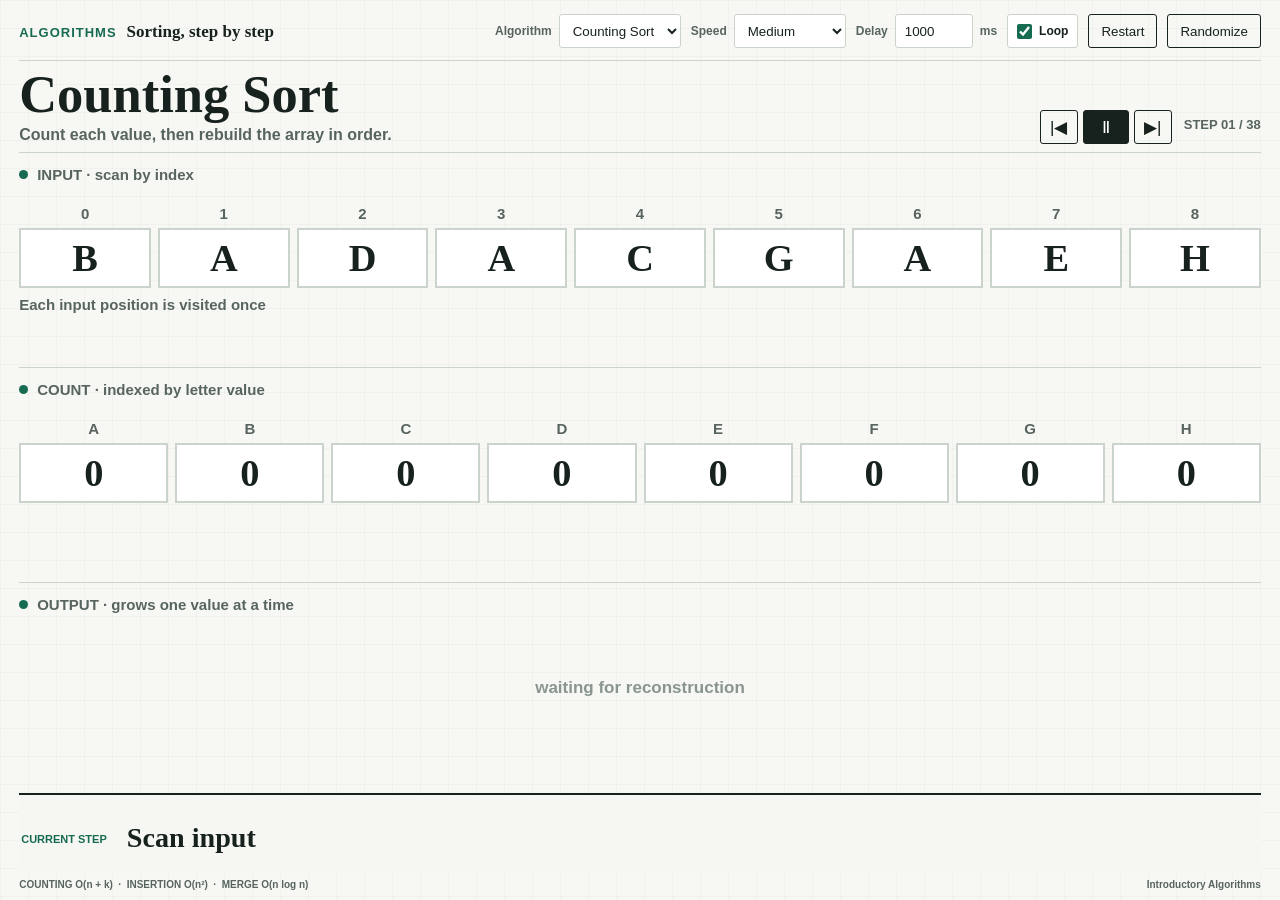
<file: sorting_visualizer.html>
<!doctype html>
<html lang="en">
<head>
<meta charset="utf-8">
<meta name="viewport" content="width=device-width, initial-scale=1">
<link rel="icon" type="image/svg+xml" href="favicon.svg">
<title>Sorting, Step by Step</title>
<style>
  :root {
    color-scheme: light;
    --paper: #f7f8f4;
    --ink: #17211e;
    --muted: #58645f;
    --line: #cbd3cd;
    --green: #176b52;
    --green-soft: #d9eee5;
    --coral: #bf4935;
    --coral-soft: #f8dfd8;
    --gold: #e4ad32;
    --gold-soft: #fff0c4;
    --blue: #356f9b;
    --blue-soft: #e0edf5;
    --white: #fff;
    --delay: 1000ms;
    font-family: "Avenir Next", Avenir, "Segoe UI", sans-serif;
  }
  * { box-sizing: border-box; }
  body {
    margin: 0;
    min-width: 320px;
    min-height: 100vh;
    color: var(--ink);
    background-color: var(--paper);
    background-image: linear-gradient(rgba(23,33,30,.027) 1px, transparent 1px), linear-gradient(90deg, rgba(23,33,30,.027) 1px, transparent 1px);
    background-size: 28px 28px;
    overflow-x: hidden;
    overflow-y: auto;
  }
  .app { height: 100vh; min-height: 620px; display: grid; grid-template-rows: auto 1fr auto; padding: 14px 1.5vw 10px; gap: 8px; }
  .topbar { display: flex; align-items: center; justify-content: space-between; gap: 24px; border-bottom: 1px solid var(--line); padding-bottom: 12px; }
  .brand { display: flex; align-items: baseline; gap: 10px; white-space: nowrap; }
  .brand-mark { font: 700 13px/1 "Avenir Next", sans-serif; letter-spacing: 1px; color: var(--green); }
  .brand-mark a { color: inherit; text-decoration: none; }
  .brand-mark a:hover, .brand-mark a:focus-visible { text-decoration: underline; text-underline-offset: 3px; }
  .brand-name { font: 700 17px/1 Georgia, serif; }
  .controls { display: flex; align-items: center; justify-content: flex-end; gap: 10px; flex-wrap: wrap; }
  .control { display: flex; align-items: center; gap: 7px; color: var(--muted); font-size: 12px; font-weight: 700; }
  select, input[type="number"] { height: 34px; border: 1px solid var(--line); background: var(--white); color: var(--ink); border-radius: 3px; padding: 0 9px; font: 600 13px inherit; }
  select { min-width: 112px; }
  input[type="number"] { width: 78px; }
  button { height: 34px; border: 1px solid var(--ink); border-radius: 3px; padding: 0 12px; color: var(--ink); background: transparent; font: 700 12px inherit; cursor: pointer; }
  button:hover { background: var(--ink); color: var(--white); }
  .toggle { height: 34px; display: inline-flex; align-items: center; gap: 7px; border: 1px solid var(--line); border-radius: 3px; background: var(--white); padding: 0 9px; font-size: 12px; font-weight: 700; color: var(--ink); cursor: pointer; }
  .toggle input { accent-color: var(--green); width: 15px; height: 15px; margin: 0; }
  main { min-height: 0; display: grid; grid-template-rows: auto 1fr auto; gap: 8px; }
  .heading-row { display: flex; justify-content: space-between; align-items: end; gap: 20px; }
  .heading-actions { display: flex; align-items: center; gap: 12px; }
  .transport { display: flex; align-items: center; gap: 5px; }
  .transport button { width: 38px; padding: 0; font-size: 17px; }
  .transport .play-button { width: 46px; color: var(--white); background: var(--ink); }
  .transport .play-button:hover { color: var(--ink); background: var(--gold-soft); }
  h1 { margin: 0; font: 700 clamp(38px, 4.1vw, 64px)/.98 Georgia, "Times New Roman", serif; letter-spacing: 0; }
  .subtitle { margin: 6px 0 0; color: var(--muted); font-size: 16px; font-weight: 550; }
  .step-counter { padding-bottom: 5px; color: var(--muted); font-size: 13px; font-weight: 700; white-space: nowrap; }
  #visual { min-height: 0; overflow: hidden; }
  .panel-title { display: flex; align-items: center; gap: 9px; margin: 0 0 10px; color: var(--muted); font-size: 15px; font-weight: 800; letter-spacing: 0; }
  .panel-title::before { content: ""; width: 9px; height: 9px; border-radius: 50%; background: var(--green); }
  .count-layout { height: 100%; display: grid; grid-template-rows: repeat(3, minmax(0, 1fr)); gap: 12px; }
  .count-panel { min-height: 0; border-top: 1px solid var(--line); padding-top: 10px; }
  .count-heading { min-height: 32px; display: flex; align-items: center; justify-content: space-between; gap: 12px; margin-bottom: 10px; }
  .cells { --column-count: 8; display: grid; gap: 7px; grid-template-columns: repeat(var(--column-count), minmax(0, 1fr)); width: 100%; }
  .count-layout .cell { height: clamp(46px, 6.6vh, 72px); font-size: clamp(28px, 3vw, 44px); }
  .cell-wrap { text-align: center; min-width: 0; }
  .cell-index { height: 23px; color: var(--muted); font-size: 15px; font-weight: 700; }
  .cells > .cell-index { text-align: center; }
  .cell-index.index-hidden { visibility: hidden; }
  .cell { height: clamp(58px, 10vh, 104px); display: grid; place-items: center; border: 2px solid var(--line); background: var(--white); font: 700 clamp(30px, 3.3vw, 50px)/1 Georgia, serif; transition: background-color .16s, border-color .16s, transform .16s; }
  .cell.active { border-color: var(--coral); background: var(--coral-soft); transform: translateY(-3px); }
  .cell.target { border-color: var(--gold); background: var(--gold-soft); }
  .cell.pointer::after { content: "▲"; position: absolute; top: -17px; color: var(--coral); font: 12px sans-serif; }
  .cell { position: relative; }
  .cell.changed { border-color: var(--green); background: var(--green-soft); }
  .cell.empty { color: #aab4ae; background: rgba(255,255,255,.48); }
  .cell-caption { margin-top: 6px; color: var(--muted); font-size: 13px; font-weight: 700; }
  .relation-slot { height: 32px; min-width: 270px; display: flex; align-items: center; justify-content: flex-end; }
  .relation { display: inline-block; margin: 0; padding: 6px 11px; color: var(--blue); background: var(--blue-soft); font-size: 15px; font-weight: 800; white-space: nowrap; }
  .relation-hidden { visibility: hidden; }
  .count-note { margin-top: 8px; min-height: 22px; color: var(--muted); font-size: 15px; font-weight: 650; }
  .output-strip { --column-count: 8; display: grid; grid-template-columns: repeat(var(--column-count), minmax(0, 1fr)); gap: 7px; width: 100%; min-height: clamp(46px, 6.6vh, 72px); }
  .output-strip .cell { width: 100%; height: clamp(46px, 6.6vh, 72px); font-size: clamp(28px, 3vw, 44px); }
  .output-strip > .array-empty { grid-column: 1 / -1; align-self: center; text-align: center; }
  .array-empty { color: #89958e; font-size: 17px; font-weight: 600; white-space: nowrap; }
  .output-strip > .array-empty { grid-column: 1 / -1; }
  .insertion-layout { height: 100%; display: grid; grid-template-rows: minmax(0, 1fr) auto auto; gap: 8px; }
  .bar-area { min-height: 0; display: grid; grid-template-columns: repeat(var(--column-count), minmax(0, 1fr)); align-items: end; gap: clamp(9px, 2.1vw, 24px); padding: 12px 4% 0; position: relative; border-bottom: 1px solid var(--line); }
  .bar-column { height: 100%; min-width: 0; display: flex; flex-direction: column; justify-content: end; align-items: center; position: relative; }
  .bar-value { position: absolute; bottom: calc(var(--bar-height) + 11px); font: 700 clamp(24px, 2.7vw, 38px)/1 Georgia, serif; }
  .bar { width: min(100%, 108px); height: var(--bar-height); min-height: 28px; border: 2px solid var(--blue); background: #9dc5dc; display: grid; place-items: center; transition: height .18s, background-color .18s, border-color .18s; }
  .bar.sorted { border-color: var(--green); background: #8cc6a9; }
  .bar.key { border-color: var(--coral); background: var(--coral-soft); }
  .bar.comparing { outline: 4px solid var(--gold); outline-offset: 2px; }
  .bar.shifted { border-color: var(--gold); background: var(--gold-soft); }
  .bar-index { height: 30px; padding-top: 7px; color: var(--muted); font-size: 16px; font-weight: 700; }
  .prefix-annotation { padding: 0 4%; }
  .prefix-track { min-height: 28px; display: grid; grid-template-columns: repeat(var(--column-count), minmax(0, 1fr)); gap: clamp(9px, 2.1vw, 24px); }
  .prefix-clip { grid-column: 1 / span var(--prefix-count); min-width: 0; border: 2px solid var(--green); color: var(--green); display: flex; align-items: center; justify-content: center; padding: 2px 4px; font-size: clamp(8px, 1vw, 10px); line-height: 1; font-weight: 800; text-align: center; overflow-wrap: anywhere; }
  .key-tray { min-height: 56px; display: flex; align-items: center; justify-content: center; gap: 13px; color: var(--muted); font-size: 13px; font-weight: 700; }
  .key-chip { min-width: 48px; min-height: 46px; display: grid; place-items: center; border: 2px solid var(--coral); background: var(--coral-soft); color: var(--ink); font: 700 27px Georgia, serif; }
  .merge-layout { height: 100%; display: grid; grid-template-rows: minmax(0, 1fr) 180px; gap: 10px; }
  .tree-scroll { min-height: 0; overflow: auto hidden; display: flex; justify-content: center; align-items: start; padding: 10px 4px 4px; }
  .tree { width: 100%; min-width: 0; display: flex; justify-content: center; }
  .tree > .tree-node { width: 100%; }
  .tree-node { min-width: 0; flex: 1 1 0; display: flex; flex-direction: column; align-items: center; position: relative; padding: 0 8px; }
  .tree-box { min-width: 60px; padding: 10px 14px; border: 1.5px solid var(--line); background: var(--white); text-align: center; font: 700 clamp(20px, 2vw, 28px)/1.1 Georgia, serif; white-space: nowrap; position: relative; z-index: 1; }
  .tree-box.active { border: 2px solid var(--coral); background: var(--coral-soft); }
  .tree-box.base { border-color: var(--gold); background: var(--gold-soft); }
  .tree-box.done { border-color: var(--green); background: var(--green-soft); }
  .tree-children { --branch-gap: clamp(58px, 8vh, 82px); width: 100%; display: flex; justify-content: center; position: relative; padding-top: var(--branch-gap); }
  .tree-children::before { content: ""; position: absolute; top: 0; left: 50%; height: calc(var(--branch-gap) - 8px); border-left: 1.5px solid #89958e; }
  .tree-children > .tree-node::before { content: ""; position: absolute; top: 0; height: calc(var(--branch-gap) - 8px); left: 50%; border-left: 1.5px solid #89958e; }
  .tree-children > .tree-node:first-child::after, .tree-children > .tree-node:last-child::after { content: ""; position: absolute; top: 0; width: 50%; border-top: 1.5px solid #89958e; }
  .tree-children > .tree-node:first-child::after { right: 0; }
  .tree-children > .tree-node:last-child::after { left: 0; }
  .merge-work { height: 180px; min-height: 180px; border-top: 1px solid var(--line); padding-top: 9px; display: grid; grid-template-columns: 1fr minmax(150px, .8fr) 1fr; gap: 14px; align-items: stretch; }
  .merge-run { min-width: 0; }
  .run-label { margin-bottom: 7px; color: var(--muted); font-size: 14px; font-weight: 800; }
  .run-cells { display: flex; gap: 7px; min-height: 54px; align-items: start; }
  .run-cell { width: clamp(42px, 4vw, 58px); height: 50px; display: grid; place-items: center; border: 1.5px solid var(--line); background: var(--white); font: 700 27px Georgia, serif; position: relative; }
  .run-cell.left-pointer { border-color: var(--blue); background: var(--blue-soft); }
  .run-cell.right-pointer { border-color: var(--coral); background: var(--coral-soft); }
  .run-cell.chosen { border-color: var(--green); background: var(--green-soft); }
  .run-cell.pointer::after { position: absolute; top: 42px; font: 9px/1 sans-serif; font-weight: 900; }
  .run-cell.left-pointer::after { content: "L"; color: var(--blue); }
  .run-cell.right-pointer::after { content: "R"; color: var(--coral); }
  .merge-action { border-left: 1px solid var(--line); border-right: 1px solid var(--line); padding: 0 11px; display: flex; flex-direction: column; justify-content: center; text-align: center; }
  .merge-action .phase { color: var(--muted); font-size: 11px; font-weight: 800; }
  .merge-action .operation { margin-top: 4px; font: 700 clamp(17px, 2vw, 23px)/1.1 Georgia, serif; }
  .merge-output-label { margin-top: 8px; color: var(--green); font-size: 10px; font-weight: 900; }
  .merge-output { display: flex; flex-wrap: wrap; justify-content: center; gap: 4px; min-height: 42px; margin-top: 4px; }
  .statusbar { min-height: 78px; display: flex; align-items: center; justify-content: space-between; gap: 20px; border-top: 2px solid var(--ink); background: rgba(247,248,244,.93); padding: 11px 2px 0; }
  .status-label { min-width: 78px; color: var(--green); font-size: 11px; font-weight: 900; }
  .status-text { flex: 1; font: 700 clamp(22px, 2.2vw, 34px)/1.1 Georgia, serif; }
  .complexity { display: flex; gap: 14px; color: var(--muted); font-size: 12px; font-weight: 700; white-space: nowrap; }
  .complexity strong { color: var(--ink); }
  footer { display: flex; justify-content: space-between; gap: 12px; color: var(--muted); font-size: 10px; font-weight: 650; }
  @media (max-width: 880px) {
    body { overflow: auto; }
    .app { height: auto; min-height: 100vh; grid-template-rows: auto auto auto; padding: 12px; }
    .topbar { align-items: start; flex-direction: column; gap: 10px; }
    .heading-row { align-items: center; }
    .controls { justify-content: start; }
    #visual { min-height: 470px; }
    .count-layout { min-height: 470px; }
    .merge-layout { min-height: 500px; }
    .statusbar { flex-wrap: wrap; }
    .complexity { width: 100%; justify-content: end; }
    footer { padding: 6px 0; }
  }
  @media (max-width: 560px) {
    .heading-row { align-items: start; flex-direction: column; }
    .heading-actions { width: 100%; justify-content: space-between; }
    .controls { gap: 7px; }
    .control { font-size: 11px; }
    select { min-width: 95px; }
    .count-layout { grid-template-rows: repeat(3, auto); }
    .count-heading { align-items: flex-start; flex-wrap: wrap; }
    .relation-slot { width: 100%; min-width: 0; justify-content: flex-start; }
    .cells { gap: 3px; }
    .cell-index { font-size: 10px; }
    .cell { font-size: 23px; }
    .merge-layout { grid-template-rows: minmax(0, 1fr) 240px; }
    .merge-work { height: 240px; min-height: 240px; grid-template-columns: 1fr 1fr; }
    .merge-action { grid-column: 1 / -1; grid-row: 2; border: 0; border-top: 1px solid var(--line); padding: 6px; }
    .tree-box { padding: 5px; }
    .status-text { font-size: 18px; }
  }
  @media (min-width: 881px) and (max-height: 760px) {
    .app { height: auto; min-height: 100vh; grid-template-rows: auto auto auto; }
    main { grid-template-rows: auto auto auto; }
    #visual { height: 560px; min-height: 560px; }
    .count-layout, .merge-layout, .insertion-layout { height: 100%; }
  }
</style>
</head>
<body>
<div class="app">
  <header class="topbar">
    <div class="brand"><span class="brand-mark"><a href="index.html">ALGORITHMS</a></span><span class="brand-name">Sorting, step by step</span></div>
    <div class="controls" aria-label="Visualization controls">
      <label class="control">Algorithm
        <select id="algorithm" aria-label="Algorithm">
          <option value="counting">Counting Sort</option>
          <option value="insertion">Insertion Sort</option>
          <option value="merge">Merge Sort</option>
        </select>
      </label>
      <label class="control">Speed
        <select id="speed" aria-label="Speed">
          <option value="1600">Slow</option>
          <option value="1000" selected>Medium</option>
          <option value="500">Fast</option>
        </select>
      </label>
      <label class="control">Delay
        <input id="delay" type="number" min="200" max="5000" step="100" value="1000" aria-label="Animation delay in milliseconds">
        <span>ms</span>
      </label>
      <label class="toggle"><input id="loop" type="checkbox" checked> Loop</label>
      <button id="restart" type="button">Restart</button>
      <button id="randomize" type="button">Randomize</button>
    </div>
  </header>
  <main>
    <div class="heading-row">
      <div><h1 id="algorithm-title">Counting Sort</h1><p id="subtitle" class="subtitle">Count each value, then rebuild the array in order.</p></div>
      <div class="heading-actions">
        <div class="transport" aria-label="Playback controls">
          <button id="previous" type="button" aria-label="Previous step" title="Previous step">|◀</button>
          <button id="play-pause" class="play-button" type="button" aria-label="Pause" title="Pause">Ⅱ</button>
          <button id="next" type="button" aria-label="Next step" title="Next step">▶|</button>
        </div>
        <div id="step-counter" class="step-counter">READY</div>
      </div>
    </div>
    <section id="visual" aria-live="off"></section>
    <div class="statusbar">
      <div class="status-label">CURRENT STEP</div>
      <div id="status" class="status-text">Preparing the input…</div>
      <div id="complexity" class="complexity"></div>
    </div>
  </main>
  <footer><span>COUNTING O(n + k) &nbsp;·&nbsp; INSERTION O(n²) &nbsp;·&nbsp; MERGE O(n log n)</span><span>Introductory Algorithms</span></footer>
</div>
<script>
"use strict";

// Defaults are intentionally small enough to read from across a classroom.
const COUNTING_ALPHABET = "ABCDEFGH";
const DEFAULT_INPUTS = {
  counting: ["B", "A", "D", "A", "C", "G", "A", "E", "H"],
  insertion: [7, 3, 8, 4, 6, 2, 5],
  merge: [8, 3, 5, 4, 7, 6, 2, 1]
};
const TITLES = { counting: "Counting Sort", insertion: "Insertion Sort", merge: "Top-down Merge Sort" };
const SUBTITLES = {
  counting: "Count each value, then rebuild the array in order.",
  insertion: "Hold one key. Shift larger values right, then insert it.",
  merge: "Divide recursively. Merge sorted halves from the bottom up."
};
const IMPORTANT_DELAY = 1600;
const LOOP_PAUSE = 2000;
let selectedAlgorithm = "counting";
let activeInput = DEFAULT_INPUTS.counting.slice();
let timer = null;
let runToken = 0;
let steps = [];
let stepIndex = 0;
let isPlaying = true;
let currentTree = null;

const $ = (selector) => document.querySelector(selector);
const visual = $("#visual");
const statusText = $("#status");

function clone(values) { return values.slice(); }
function snapshotCounts(counts) { return counts.slice(); }
function escapeHtml(value) {
  return String(value).replace(/[&<>"']/g, (char) => ({ "&": "&amp;", "<": "&lt;", ">": "&gt;", '"': "&quot;", "'": "&#39;" })[char]);
}

// Each generator performs the algorithm while recording pedagogical events.
function createCountingSortSteps(array) {
  const steps = [];
  const alphabet = COUNTING_ALPHABET.split("");
  const counts = Array(alphabet.length).fill(0);
  const output = [];
  const valueIndex = (value) => alphabet.indexOf(value);

  steps.push({ type: "scan", phase: "scan", index: -1, counts: snapshotCounts(counts), output: clone(output), status: "Scan input", important: true });
  for (let index = 0; index < array.length; index++) {
    const value = array[index];
    const letterIndex = valueIndex(value);
    steps.push({ type: "read", phase: "scan", index, value, counts: snapshotCounts(counts), output: clone(output), status: `READ input[${index}] = ${value}`, important: true });
    const previous = counts[letterIndex];
    counts[letterIndex]++;
    steps.push({ type: "increment", phase: "scan", index, value, previous, current: counts[letterIndex], counts: snapshotCounts(counts), output: clone(output), status: `count[${value}]: ${previous} → ${counts[letterIndex]}`, important: true });
  }
  steps.push({ type: "complete-count", phase: "reconstruct", value: -1, counts: snapshotCounts(counts), output: clone(output), status: "Counting complete", important: true });
  for (let index = 0; index < counts.length; index++) {
    const value = alphabet[index];
    steps.push({ type: "visit-count", phase: "reconstruct", value, counts: snapshotCounts(counts), output: clone(output), status: `current value = ${value}   ·   count[${value}] = ${counts[index]}`, important: true });
    while (counts[index] > 0) {
      output.push(value);
      counts[index]--;
      steps.push({ type: "write", phase: "reconstruct", value, counts: snapshotCounts(counts), output: clone(output), status: `Write value ${value}`, important: true });
    }
  }
  steps.push({ type: "done", phase: "done", value: -1, counts: snapshotCounts(counts), output: clone(output), status: "Output complete", important: true, done: true });
  return steps;
}

function createInsertionSortSteps(array) {
  const values = clone(array);
  const steps = [{ type: "start", values: clone(values), sortedEnd: 0, keyIndex: -1, compareIndex: -1, shiftedIndex: -1, status: "First element is the sorted prefix.", important: true }];
  for (let index = 1; index < values.length; index++) {
    const key = values[index];
    let cursor = index - 1;
    steps.push({ type: "key", values: clone(values), sortedEnd: index - 1, keyIndex: index, key, compareIndex: -1, shiftedIndex: -1, status: `KEY = ${key}`, important: true });
    while (cursor >= 0) {
      steps.push({ type: "compare", values: clone(values), sortedEnd: index - 1, keyIndex: index, key, compareIndex: cursor, shiftedIndex: -1, status: `COMPARE ${key} WITH ${values[cursor]}`, important: true });
      if (values[cursor] <= key) {
        steps.push({ type: "stop", values: clone(values), sortedEnd: index - 1, keyIndex: index, key, compareIndex: cursor, shiftedIndex: -1, status: `${values[cursor]} ≤ ${key} → stop shifting`, important: true });
        break;
      }
      values[cursor + 1] = values[cursor];
      steps.push({ type: "shift", values: clone(values), sortedEnd: index - 1, keyIndex: index, key, compareIndex: cursor, shiftedIndex: cursor + 1, status: `${values[cursor]} > ${key} → SHIFT RIGHT`, important: true });
      cursor--;
    }
    values[cursor + 1] = key;
    steps.push({ type: "insert", values: clone(values), sortedEnd: index, keyIndex: cursor + 1, key, compareIndex: -1, shiftedIndex: -1, status: `INSERT ${key} at index ${cursor + 1}`, important: true });
  }
  steps.push({ type: "done", values: clone(values), sortedEnd: values.length - 1, keyIndex: -1, compareIndex: -1, shiftedIndex: -1, status: "SORTED", important: true, done: true });
  return steps;
}

function createMergeSortSteps(array) {
  const steps = [];
  const nodeValues = {};
  const tree = buildTree(array, 0, array.length - 1, "r");
  function divide(values, low, high, path) {
    nodeValues[path] = clone(values);
    if (low === high) {
      steps.push({ type: "base", path, low, high, nodeValues: { ...nodeValues }, status: `BASE CASE: [${values[0]}]`, important: true });
      return clone(values);
    }
    const middle = Math.floor((low + high) / 2);
    const leftValues = values.slice(0, middle - low + 1);
    const rightValues = values.slice(middle - low + 1);
    steps.push({ type: "divide", path, low, high, middle, nodeValues: { ...nodeValues }, status: `DIVIDE [${values.join(" ")}] → [${leftValues.join(" ")}] + [${rightValues.join(" ")}]`, important: true });
    const left = divide(leftValues, low, middle, `${path}L`);
    const right = divide(rightValues, middle + 1, high, `${path}R`);
    const merged = mergeRuns(left, right, path, low, middle, high, steps, nodeValues);
    nodeValues[path] = clone(merged);
    steps.push({ type: "merged", path, low, high, nodeValues: { ...nodeValues }, status: `MERGED [${merged.join(" ")}]`, important: true });
    return merged;
  }
  const sorted = divide(clone(array), 0, array.length - 1, "r");
  steps.push({ type: "done", path: "r", nodeValues: { ...nodeValues }, status: "SORTED", important: true, done: true, sorted });
  return { steps, tree };
}

function buildTree(values, low, high, path) {
  const node = { path, values: clone(values) };
  if (low < high) {
    const middle = Math.floor((low + high) / 2);
    node.children = [
      buildTree(values.slice(0, middle - low + 1), low, middle, `${path}L`),
      buildTree(values.slice(middle - low + 1), middle + 1, high, `${path}R`)
    ];
  }
  return node;
}

function mergeRuns(left, right, path, low, middle, high, steps, nodeValues) {
  const result = [];
  let leftIndex = 0;
  let rightIndex = 0;
  const record = (type, status, extra = {}) => steps.push({
    type, path, low, middle, high, left: clone(left), right: clone(right), leftIndex, rightIndex,
    output: clone(result), nodeValues: { ...nodeValues }, status, important: true, ...extra
  });
  record("merge-start", `MERGE [${left.join(" ")}] + [${right.join(" ")}]`);
  while (leftIndex < left.length && rightIndex < right.length) {
    record("merge-compare", `COMPARE ${left[leftIndex]} AND ${right[rightIndex]}`);
    if (left[leftIndex] <= right[rightIndex]) {
      result.push(left[leftIndex]);
      record("take", `TAKE ${left[leftIndex]}`, { taken: left[leftIndex], from: "left" });
      leftIndex++;
    } else {
      result.push(right[rightIndex]);
      record("take", `TAKE ${right[rightIndex]}`, { taken: right[rightIndex], from: "right" });
      rightIndex++;
    }
  }
  if (leftIndex < left.length) {
    record("append", `APPEND REMAINING ${left.slice(leftIndex).join(" ")}`, { remaining: "left" });
    while (leftIndex < left.length) result.push(left[leftIndex++]);
  }
  if (rightIndex < right.length) {
    record("append", `APPEND REMAINING ${right.slice(rightIndex).join(" ")}`, { remaining: "right" });
    while (rightIndex < right.length) result.push(right[rightIndex++]);
  }
  record("merge-output", `OUTPUT [${result.join(" ")}]`, { output: clone(result), complete: true });
  return result;
}

function cellMarkup(value, index, { className = "", caption = null, pointer = false } = {}) {
  return `<div class="cell-wrap"><div class="cell-index">${index}</div><div class="cell ${className}${pointer ? " pointer" : ""}">${value}</div>${caption === null ? "" : `<div class="cell-caption">${caption}</div>`}</div>`;
}

function renderCountingSort(state) {
  const countLabels = COUNTING_ALPHABET.split("");
  const inputCells = activeInput.map((value, index) => {
    const current = index === state.index && (state.type === "read" || state.type === "increment");
    return cellMarkup(value, index, { className: current ? "active" : "", pointer: current, caption: current ? "READING" : null });
  }).join("");
  const countCells = state.counts.map((count, valueIndex) => {
    const label = countLabels[valueIndex];
    let className = "";
    let caption = null;
    if (label === state.value && state.phase === "reconstruct") { className = "target"; caption = "VALUE"; }
    else if (label === state.value && state.type === "increment") { className = "changed"; caption = "count[value]"; }
    else if (label === state.value && state.type === "visit-count") { className = "target"; caption = "CURRENT"; }
    return cellMarkup(count, label, { className, caption, pointer: label === state.value && state.type === "visit-count" });
  }).join("");
  const output = state.output.length
    ? state.output.map((value, index) => `<div class="cell ${index === state.output.length - 1 && state.type === "write" ? "changed" : ""}">${value}</div>`).join("")
    : `<span class="array-empty">waiting for reconstruction</span>`;
  const showOutputIndexes = state.phase === "reconstruct" || state.phase === "done";
  const outputIndexes = activeInput.map((_, index) => `<div class="cell-index ${showOutputIndexes ? "" : "index-hidden"}">${index}</div>`).join("");
  const showRelation = state.type === "increment" || state.type === "visit-count" || state.type === "write";
  const relationValue = state.value ?? "A";
  const relation = `<div class="relation-slot"><div class="relation ${showRelation ? "" : "relation-hidden"}">${showRelation ? `input value ${relationValue} → count[${relationValue}]` : "input value A → count[A]"}</div></div>`;
  const countLabel = state.phase === "reconstruct" ? "COUNT · letter value being written is highlighted" : "COUNT · indexed by letter value";
  return `<div class="count-layout">
    <section class="count-panel"><div class="count-heading"><h2 class="panel-title">INPUT · scan by index</h2></div><div class="cells" style="--column-count:${activeInput.length}">${inputCells}</div><div class="count-note">${state.index >= 0 && state.phase === "scan" ? `Pointer: input[${state.index}] = ${activeInput[state.index]}` : state.phase === "reconstruct" ? "Input scan finished" : "Each input position is visited once"}</div></section>
    <section class="count-panel"><div class="count-heading"><h2 class="panel-title">${countLabel}</h2>${relation}</div><div class="cells" style="--column-count:${state.counts.length}">${countCells}</div></section>
    <section class="count-panel"><div class="count-heading"><h2 class="panel-title">OUTPUT · grows one value at a time</h2></div><div class="cells" style="--column-count:${activeInput.length}">${outputIndexes}</div><div class="output-strip" style="--column-count:${Math.max(activeInput.length, state.output.length)}">${output}</div></section>
  </div>`;
}

function renderInsertionSort(state) {
  const max = Math.max(...activeInput);
  const bars = state.values.map((value, index) => {
    const sorted = index <= state.sortedEnd && index !== state.keyIndex;
    const isKey = index === state.keyIndex && state.keyIndex >= 0;
    const comparing = index === state.compareIndex;
    const shifted = index === state.shiftedIndex;
    const classes = ["bar", sorted ? "sorted" : "", isKey ? "key" : "", comparing ? "comparing" : "", shifted ? "shifted" : ""].filter(Boolean).join(" ");
    const height = Math.max(18, (value / max) * 68);
    return `<div class="bar-column" style="--bar-height:${height}%"><div class="bar-value">${value}</div><div class="${classes}"></div><div class="bar-index">${index}</div></div>`;
  }).join("");
  const keyVisible = state.keyIndex >= 0 && state.type !== "done";
  const prefixCount = state.sortedEnd + 1;
  return `<div class="insertion-layout"><div class="bar-area" style="--column-count:${state.values.length}">${bars}</div><div class="prefix-annotation"><div class="prefix-track" style="--column-count:${state.values.length}; --prefix-count:${prefixCount}"><div class="prefix-clip">SORTED PREFIX</div></div></div><div class="key-tray">${keyVisible ? `<span>KEY held aside while larger cells shift right</span><span class="key-chip">${state.key}</span>` : `<span>COMPARE · SHIFT RIGHT · INSERT</span>`}</div></div>`;
}

function renderTreeNode(node, state) {
  const values = state.nodeValues && state.nodeValues[node.path] ? state.nodeValues[node.path] : node.values;
  let stateClass = "";
  if (state.path === node.path) stateClass = state.type === "base" ? "base" : state.type === "merged" || state.type === "done" ? "done" : "active";
  else if (state.nodeValues && state.nodeValues[node.path] && node.children) stateClass = "done";
  const children = node.children ? `<div class="tree-children">${node.children.map((child) => renderTreeNode(child, state)).join("")}</div>` : "";
  return `<div class="tree-node"><div class="tree-box ${stateClass}">[${values.join(" ")}]</div>${children}</div>`;
}

function renderMergeSort(state, tree) {
  const left = state.left || [];
  const right = state.right || [];
  const leftCells = left.map((value, index) => {
    const isPointer = state.leftIndex === index && state.type !== "merged" && state.type !== "done";
    const chosen = state.type === "take" && state.from === "left" && state.taken === value && index === state.leftIndex;
    return `<div class="run-cell ${isPointer ? "left-pointer pointer" : ""} ${chosen ? "chosen" : ""}">${value}</div>`;
  }).join("");
  const rightCells = right.map((value, index) => {
    const isPointer = state.rightIndex === index && state.type !== "merged" && state.type !== "done";
    const chosen = state.type === "take" && state.from === "right" && state.taken === value && index === state.rightIndex;
    return `<div class="run-cell ${isPointer ? "right-pointer pointer" : ""} ${chosen ? "chosen" : ""}">${value}</div>`;
  }).join("");
  const output = (state.output || []).map((value) => `<div class="run-cell chosen">${value}</div>`).join("");
  const outputCells = output || `<span class="array-empty">—</span>`;
  const activeMerge = ["merge-start", "merge-compare", "take", "append", "merge-output"].includes(state.type);
  const phase = activeMerge ? `MERGE · [${left.join(" ")}] + [${right.join(" ")}]` : state.type === "divide" ? "RECURSIVE CALLS · split in half" : state.type === "base" ? "BASE CASE · one item is sorted" : "BOTTOM-UP RECONSTRUCTION";
  const operation = state.status || "Divide, then merge";
  return `<div class="merge-layout"><div class="tree-scroll"><div class="tree">${renderTreeNode(tree, state)}</div></div><div class="merge-work">
    <div class="merge-run"><div class="run-label">LEFT · sorted input</div><div class="run-cells">${leftCells || `<span class="array-empty">waiting</span>`}</div></div>
    <div class="merge-action"><div class="phase">${phase}</div><div class="operation">${operation}</div><div class="merge-output-label">OUTPUT</div><div class="merge-output">${outputCells}</div></div>
    <div class="merge-run"><div class="run-label">RIGHT · sorted input</div><div class="run-cells">${rightCells || `<span class="array-empty">waiting</span>`}</div></div>
  </div></div>`;
}

function fitMergeTree() {
  const treeScroll = document.querySelector(".tree-scroll");
  const tree = document.querySelector(".tree");
  if (!treeScroll || !tree || selectedAlgorithm !== "merge") return;

  const branchGroups = [...tree.querySelectorAll(".tree-children")];
  if (!branchGroups.length) return;

  const applyGap = (value) => {
    branchGroups.forEach((group) => group.style.setProperty("--branch-gap", `${value}px`));
  };

  const lastLeaf = () => {
    const boxes = [...tree.querySelectorAll(".tree-box")];
    return boxes[boxes.length - 1] || null;
  };

  let gap = Number.parseFloat(getComputedStyle(branchGroups[0]).getPropertyValue("--branch-gap")) || 82;
  gap = Math.min(Math.max(gap, 18), 82);
  applyGap(gap);

  let leaf = lastLeaf();
  while (leaf && leaf.getBoundingClientRect().bottom > treeScroll.getBoundingClientRect().bottom + 1 && gap > 18) {
    gap -= 6;
    applyGap(gap);
    leaf = lastLeaf();
  }
}

function render(state, tree) {
  if (selectedAlgorithm === "counting") visual.innerHTML = renderCountingSort(state);
  else if (selectedAlgorithm === "insertion") visual.innerHTML = renderInsertionSort(state);
  else visual.innerHTML = renderMergeSort(state, tree);

  if (selectedAlgorithm === "merge") {
    requestAnimationFrame(fitMergeTree);
  }

  statusText.textContent = state.status;
  $("#step-counter").textContent = state.done ? "SORTED" : `STEP ${String(stepIndex).padStart(2, "0")} / ${steps.length}`;
  updatePlaybackButton();
}

function currentDelay(state) {
  const delay = Number($("#delay").value);
  return state.important ? Math.max(delay, IMPORTANT_DELAY) : delay;
}

function playSteps(token, tree) {
  if (token !== runToken || !isPlaying) return;
  if (stepIndex >= steps.length) {
    if ($("#loop").checked) {
      timer = setTimeout(startRun, LOOP_PAUSE);
    } else {
      isPlaying = false;
      updatePlaybackButton();
    }
    return;
  }
  const state = steps[stepIndex];
  stepIndex++;
  render(state, tree);
  if (state.done) {
    if ($("#loop").checked) timer = setTimeout(startRun, LOOP_PAUSE);
    else {
      isPlaying = false;
      updatePlaybackButton();
    }
    return;
  }
  timer = setTimeout(() => playSteps(token, tree), currentDelay(state));
}

function updatePlaybackButton() {
  const button = $("#play-pause");
  button.textContent = isPlaying ? "Ⅱ" : "▶";
  button.setAttribute("aria-label", isPlaying ? "Pause" : "Play");
  button.title = isPlaying ? "Pause" : "Play";
}

function stopTimer() {
  if (timer !== null) clearTimeout(timer);
  timer = null;
}

function showManualStep(index) {
  const boundedIndex = Math.max(0, Math.min(index, steps.length - 1));
  stepIndex = boundedIndex + 1;
  render(steps[boundedIndex], currentTree);
}

function startRun() {
  runToken++;
  stopTimer();
  stepIndex = 0;
  isPlaying = true;
  $("#algorithm-title").textContent = TITLES[selectedAlgorithm];
  $("#subtitle").textContent = SUBTITLES[selectedAlgorithm];
  if (selectedAlgorithm === "counting") {
    steps = createCountingSortSteps(activeInput);
    currentTree = null;
  } else if (selectedAlgorithm === "insertion") {
    steps = createInsertionSortSteps(activeInput);
    currentTree = null;
  } else {
    const generated = createMergeSortSteps(activeInput);
    steps = generated.steps;
    currentTree = generated.tree;
  }
  updatePlaybackButton();
  playSteps(runToken, currentTree);
}

function randomInput(algorithm) {
  if (algorithm === "counting") {
    const letters = COUNTING_ALPHABET.split("");
    return Array.from({ length: 9 }, () => letters[Math.floor(Math.random() * letters.length)]);
  }
  const length = algorithm === "insertion" ? 7 : 8;
  return Array.from({ length }, () => Math.floor(Math.random() * 8) + 1);
}

function togglePlayback() {
  if (isPlaying) {
    isPlaying = false;
    stopTimer();
    updatePlaybackButton();
  } else if (stepIndex >= steps.length) {
    startRun();
  } else {
    isPlaying = true;
    updatePlaybackButton();
    playSteps(runToken, currentTree);
  }
}

function stepPrevious() {
  stopTimer();
  isPlaying = false;
  showManualStep(Math.max(0, stepIndex - 2));
}

function stepNext() {
  stopTimer();
  isPlaying = false;
  if (stepIndex >= steps.length) {
    if ($("#loop").checked) {
      startRun();
      isPlaying = false;
      stopTimer();
      updatePlaybackButton();
    } else {
      updatePlaybackButton();
    }
    return;
  }
  showManualStep(stepIndex);
}

$("#algorithm").addEventListener("change", (event) => {
  selectedAlgorithm = event.target.value;
  activeInput = clone(DEFAULT_INPUTS[selectedAlgorithm]);
  startRun();
});
window.addEventListener("resize", () => {
  if (selectedAlgorithm === "merge") fitMergeTree();
});
$("#speed").addEventListener("change", (event) => {
  $("#delay").value = event.target.value;
});
$("#delay").addEventListener("change", (event) => {
  const delay = Math.max(200, Math.min(5000, Number(event.target.value) || 1000));
  event.target.value = delay;
  const preset = $("#speed");
  preset.value = [1600, 1000, 500].includes(delay) ? String(delay) : "";
});
$("#restart").addEventListener("click", startRun);
$("#randomize").addEventListener("click", () => { activeInput = randomInput(selectedAlgorithm); startRun(); });
$("#play-pause").addEventListener("click", togglePlayback);
$("#previous").addEventListener("click", stepPrevious);
$("#next").addEventListener("click", stepNext);
document.addEventListener("keydown", (event) => {
  const targetTag = event.target.tagName;
  if (event.repeat || event.ctrlKey || event.altKey || event.metaKey || event.target.isContentEditable) return;
  if (["INPUT", "SELECT", "TEXTAREA"].includes(targetTag)) return;
  if (event.key === "ArrowLeft") {
    event.preventDefault();
    stepPrevious();
  } else if (event.key === "ArrowRight") {
    event.preventDefault();
    stepNext();
  } else if (event.code === "Space" || event.key === " ") {
    event.preventDefault();
    togglePlayback();
  }
});

startRun();
</script>
</body>
</html>
</file>
